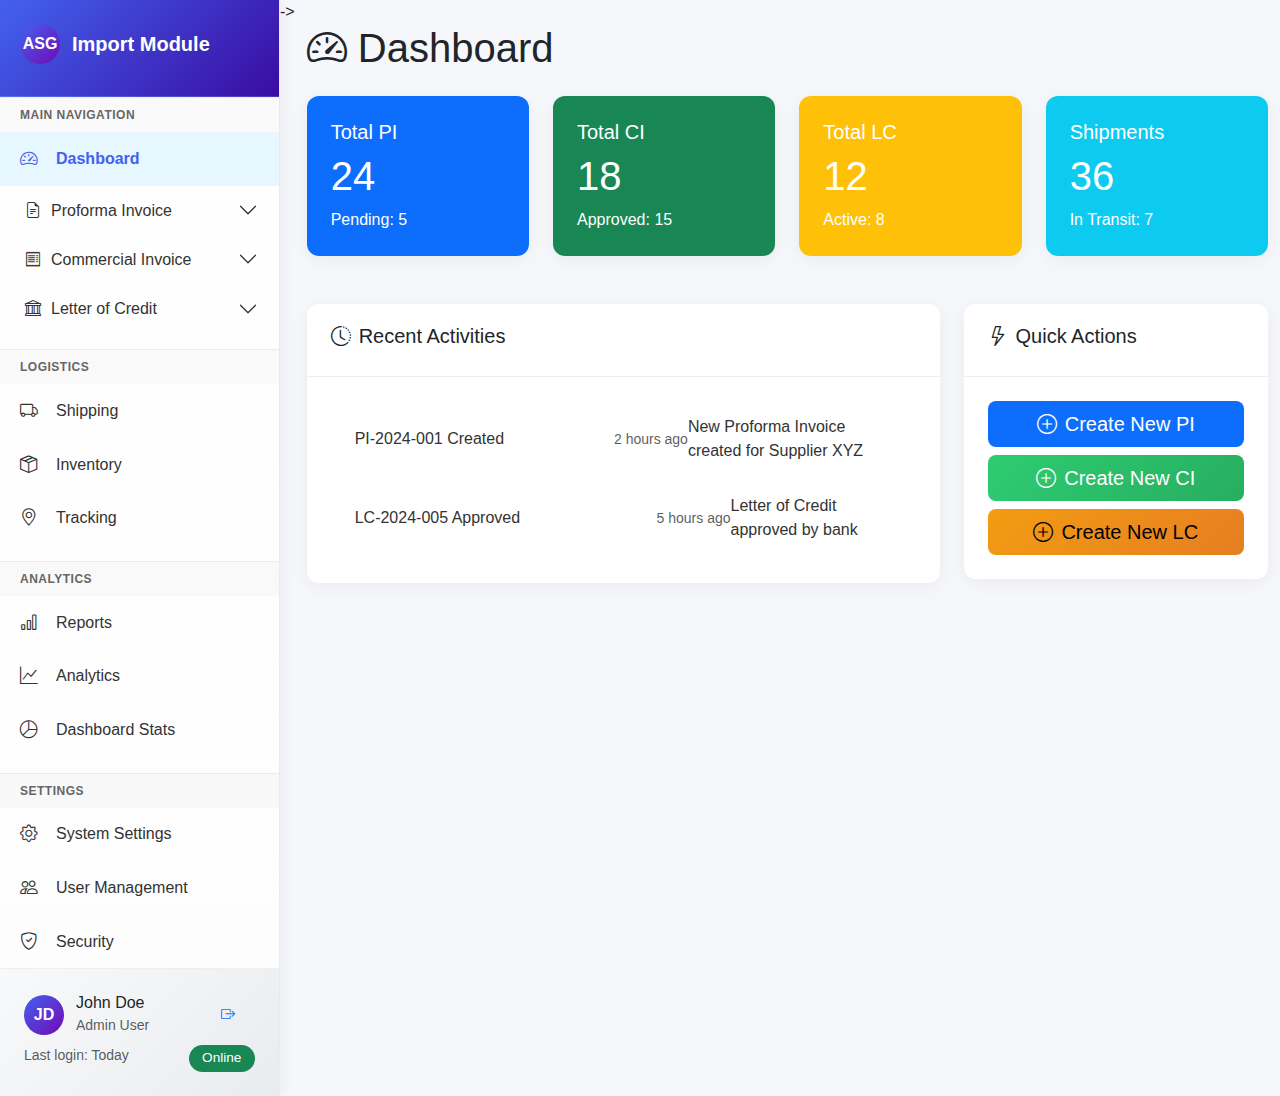
<file: dashboard.html>
<!DOCTYPE html>
<html lang="en">
<head>
    <meta charset="UTF-8">
    <meta name="viewport" content="width=device-width, initial-scale=1.0">
    <title>Dashboard - Commercial Import Module</title>
    <link href="https://cdn.jsdelivr.net/npm/bootstrap@5.3.0-alpha1/dist/css/bootstrap.min.css" rel="stylesheet">
    <link rel="stylesheet" href="https://cdn.jsdelivr.net/npm/bootstrap-icons@1.8.1/font/bootstrap-icons.css">
    <link rel="stylesheet" href="../css/style.css">
</head>
<body>
    <!-- Same structure as index.html but different content area -->
    <div class="d-flex" id="wrapper">
        <!-- Sidebar (same as index.html) -->
       <div class="sidebar-wrapper" id="sidebar-wrapper" style="width: 280px;">
            <div class="sidebar-heading text-white">
                <div class="d-flex align-items-center mb-2">
                    <div class="user-avatar">ASG</div>
                    <div>
                        <h4 class="mb-0">Import Module</h4>
                    </div>
                </div>
            </div>

            <div class="list-group list-group-flush">
                <!-- Main Navigation -->
                <div class="category-label mt-0">MAIN NAVIGATION</div>

                <a href="dashboard.html" class="list-group-item list-group-item-action active">
                    <i class="bi bi-speedometer2"></i>Dashboard
                </a>

                <!-- PI Section -->
                <div class="accordion" id="piAccordion">
                    <div class="accordion-item">
                        <h2 class="accordion-header">
                            <button class="accordion-button collapsed" type="button" data-bs-toggle="collapse"
                                data-bs-target="#piCollapse">
                                <i class="bi bi-file-earmark-text"></i>Proforma Invoice
                            </button>
                        </h2>
                        <div id="piCollapse" class="accordion-collapse collapse" data-bs-parent="#piAccordion">
                            <div class="accordion-body">
                                <a href="pages/pi-create.html" class="list-group-item list-group-item-action">
                                    <i class="bi bi-plus-circle"></i>Create PI
                                </a>
                                <a href="pages/pi-view.html" class="list-group-item list-group-item-action">
                                    <i class="bi bi-list-ul"></i>View All PI
                                </a>
                                <a href="#" class="list-group-item list-group-item-action">
                                    <i class="bi bi-clock-history"></i>Recent PI
                                </a>
                                <a href="#" class="list-group-item list-group-item-action">
                                    <i class="bi bi-file-pdf"></i>PI Templates
                                </a>
                            </div>
                        </div>
                    </div>
                </div>

                <!-- CI Section -->
                <div class="accordion" id="ciAccordion">
                    <div class="accordion-item">
                        <h2 class="accordion-header">
                            <button class="accordion-button collapsed" type="button" data-bs-toggle="collapse"
                                data-bs-target="#ciCollapse">
                                <i class="bi bi-receipt"></i>Commercial Invoice
                            </button>
                        </h2>
                        <div id="ciCollapse" class="accordion-collapse collapse" data-bs-parent="#ciAccordion">
                            <div class="accordion-body">
                                <a href="pages/ci-create.html" class="list-group-item list-group-item-action">
                                    <i class="bi bi-plus-circle"></i>Create CI
                                </a>
                                <a href="pages/ci-view.html" class="list-group-item list-group-item-action">
                                    <i class="bi bi-list-ul"></i>View All CI
                                </a>
                                <a href="#" class="list-group-item list-group-item-action">
                                    <i class="bi bi-currency-exchange"></i>CI Reports
                                </a>
                            </div>
                        </div>
                    </div>
                </div>

                <!-- LC Section -->
                <div class="accordion" id="lcAccordion">
                    <div class="accordion-item">
                        <h2 class="accordion-header">
                            <button class="accordion-button collapsed" type="button" data-bs-toggle="collapse"
                                data-bs-target="#lcCollapse">
                                <i class="bi bi-bank"></i>Letter of Credit
                            </button>
                        </h2>
                        <div id="lcCollapse" class="accordion-collapse collapse" data-bs-parent="#lcAccordion">
                            <div class="accordion-body">
                                <a href="pages/lc-create.html" class="list-group-item list-group-item-action">
                                    <i class="bi bi-plus-circle"></i>Create LC
                                </a>
                                <a href="pages/lc-view.html" class="list-group-item list-group-item-action">
                                    <i class="bi bi-list-ul"></i>View All LC
                                </a>
                                <a href="#" class="list-group-item list-group-item-action">
                                    <i class="bi bi-calendar-check"></i>LC Calendar
                                </a>
                            </div>
                        </div>
                    </div>
                </div>

                <div class="category-label">LOGISTICS</div>

                <a href="#" class="list-group-item list-group-item-action">
                    <i class="bi bi-truck"></i>Shipping
                </a>
                <a href="#" class="list-group-item list-group-item-action">
                    <i class="bi bi-box-seam"></i>Inventory
                </a>
                <a href="#" class="list-group-item list-group-item-action">
                    <i class="bi bi-geo-alt"></i>Tracking
                </a>

                <div class="category-label">ANALYTICS</div>

                <a href="#" class="list-group-item list-group-item-action">
                    <i class="bi bi-bar-chart"></i>Reports
                </a>
                <a href="#" class="list-group-item list-group-item-action">
                    <i class="bi bi-graph-up"></i>Analytics
                </a>
                <a href="#" class="list-group-item list-group-item-action">
                    <i class="bi bi-pie-chart"></i>Dashboard Stats
                </a>

                <div class="category-label">SETTINGS</div>

                <a href="#" class="list-group-item list-group-item-action">
                    <i class="bi bi-gear"></i>System Settings
                </a>
                <a href="#" class="list-group-item list-group-item-action">
                    <i class="bi bi-people"></i>User Management
                </a>
                <a href="#" class="list-group-item list-group-item-action">
                    <i class="bi bi-shield-check"></i>Security
                </a>

                <!-- User Profile Section -->
                <div class="user-profile-sidebar">
                    <div class="d-flex align-items-center">
                        <div class="user-avatar">JD</div>
                        <div>
                            <h6 class="mb-0">John Doe</h6>
                            <small class="text-muted">Admin User</small>
                        </div>
                        <div class="ms-auto">
                            <a href="#" class="btn btn-sm btn-outline-primary">
                                <i class="bi bi-box-arrow-right"></i>
                            </a>
                        </div>
                    </div>
                    <div class="mt-2 d-flex justify-content-between">
                        <small class="text-muted">Last login: Today</small>
                        <span class="badge bg-success">Online</span>
                    </div>
                </div>
            </div>
        </div>->
        
        <!-- Page Content -->
        <div id="page-content-wrapper" style="flex: 1;">
            <!-- Top Navigation (same as index.html) -->
            
            <!-- Main Content -->
            <div class="container-fluid mt-4">
                <h1 class="mb-4"><i class="bi bi-speedometer2"></i> Dashboard</h1>
                
                <!-- Stats Cards -->
                <div class="row">
                    <div class="col-md-3 mb-4">
                        <div class="card text-white bg-primary">
                            <div class="card-body">
                                <h5 class="card-title">Total PI</h5>
                                <h2 class="display-6">24</h2>
                                <p class="card-text">Pending: 5</p>
                            </div>
                        </div>
                    </div>
                    <div class="col-md-3 mb-4">
                        <div class="card text-white bg-success">
                            <div class="card-body">
                                <h5 class="card-title">Total CI</h5>
                                <h2 class="display-6">18</h2>
                                <p class="card-text">Approved: 15</p>
                            </div>
                        </div>
                    </div>
                    <div class="col-md-3 mb-4">
                        <div class="card text-white bg-warning">
                            <div class="card-body">
                                <h5 class="card-title">Total LC</h5>
                                <h2 class="display-6">12</h2>
                                <p class="card-text">Active: 8</p>
                            </div>
                        </div>
                    </div>
                    <div class="col-md-3 mb-4">
                        <div class="card text-white bg-info">
                            <div class="card-body">
                                <h5 class="card-title">Shipments</h5>
                                <h2 class="display-6">36</h2>
                                <p class="card-text">In Transit: 7</p>
                            </div>
                        </div>
                    </div>
                </div>
                
                <!-- Recent Activities -->
                <div class="row">
                    <div class="col-md-8">
                        <div class="card">
                            <div class="card-header">
                                <h5><i class="bi bi-clock-history me-2"></i>Recent Activities</h5>
                            </div>
                            <div class="card-body">
                                <div class="list-group">
                                    <div class="list-group-item">
                                        <div class="d-flex w-100 justify-content-between">
                                            <h6 class="mb-1">PI-2024-001 Created</h6>
                                            <small class="text-muted">2 hours ago</small>
                                        </div>
                                        <p class="mb-1">New Proforma Invoice created for Supplier XYZ</p>
                                    </div>
                                    <div class="list-group-item">
                                        <div class="d-flex w-100 justify-content-between">
                                            <h6 class="mb-1">LC-2024-005 Approved</h6>
                                            <small class="text-muted">5 hours ago</small>
                                        </div>
                                        <p class="mb-1">Letter of Credit approved by bank</p>
                                    </div>
                                </div>
                            </div>
                        </div>
                    </div>
                    
                    <div class="col-md-4">
                        <div class="card">
                            <div class="card-header">
                                <h5><i class="bi bi-lightning me-2"></i>Quick Actions</h5>
                            </div>
                            <div class="card-body">
                                <div class="d-grid gap-2">
                                    <a href="../pages/pi-create.html" class="btn btn-primary btn-lg">
                                        <i class="bi bi-plus-circle me-2"></i>Create New PI
                                    </a>
                                    <a href="../pages/ci-create.html" class="btn btn-success btn-lg">
                                        <i class="bi bi-plus-circle me-2"></i>Create New CI
                                    </a>
                                    <a href="../pages/lc-create.html" class="btn btn-warning btn-lg">
                                        <i class="bi bi-plus-circle me-2"></i>Create New LC
                                    </a>
                                </div>
                            </div>
                        </div>
                    </div>
                </div>
            </div>
            
            <!-- Footer (same as index.html) -->
        </div>
    </div>

    <script src="https://cdn.jsdelivr.net/npm/bootstrap@5.3.0-alpha1/dist/js/bootstrap.bundle.min.js"></script>
    <script src="../js/script.js"></script>
</body>
</html>
</file>
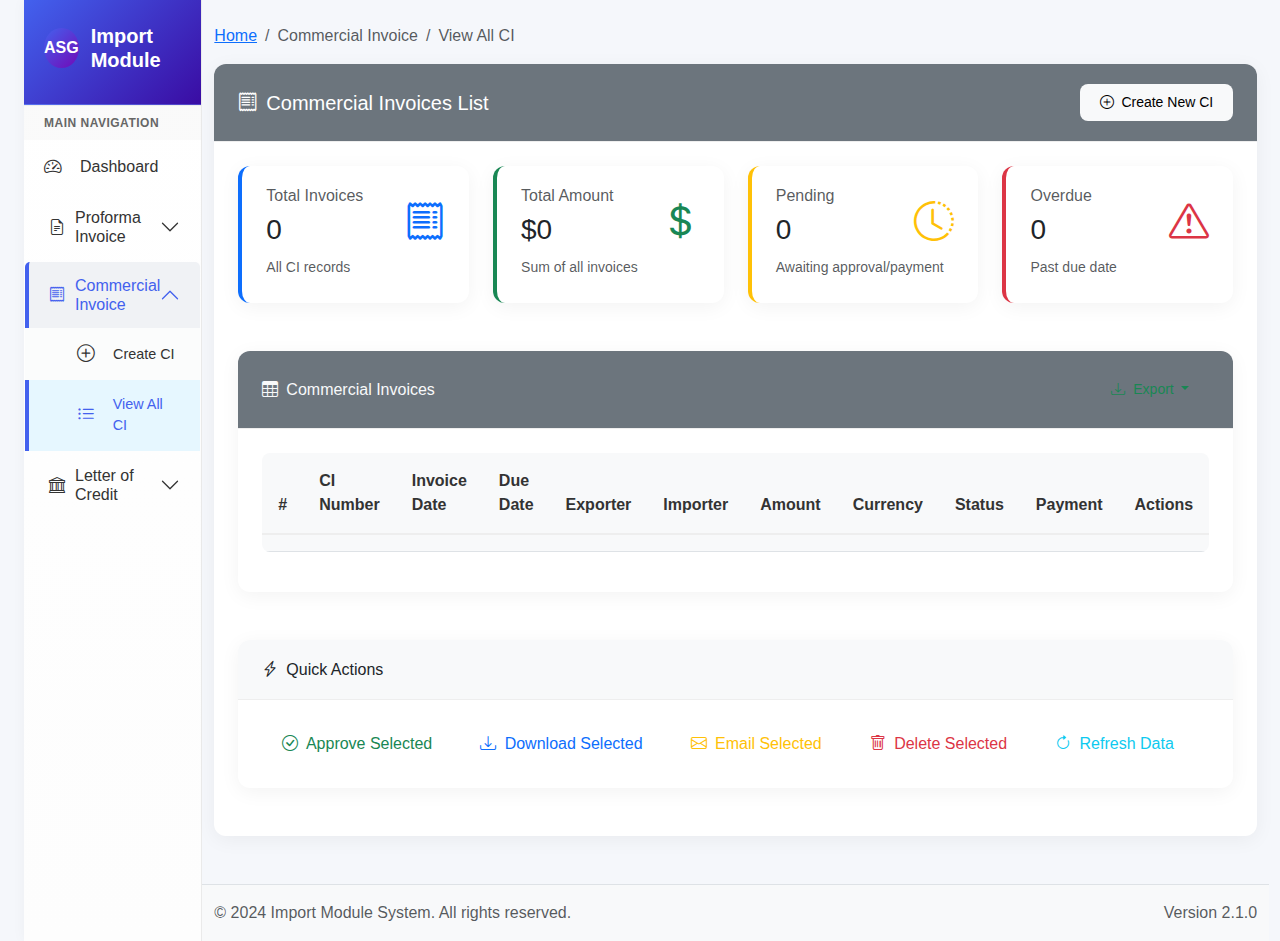
<file: pages/ci-view.html>
<!doctype html>
<html lang="en">
  <head>
    <meta charset="UTF-8" />
    <meta name="viewport" content="width=device-width, initial-scale=1.0" />
    <title>View CI - Commercial Import Module</title>
    <link
      href="https://cdn.jsdelivr.net/npm/bootstrap@5.3.0-alpha1/dist/css/bootstrap.min.css"
      rel="stylesheet"
    />
    <link
      rel="stylesheet"
      href="https://cdn.jsdelivr.net/npm/bootstrap-icons@1.8.1/font/bootstrap-icons.css"
    />
    <link rel="stylesheet" href="../css/style.css" />
    <!-- DataTables CSS -->
    <link rel="stylesheet" href="https://cdn.datatables.net/1.13.4/css/dataTables.bootstrap5.min.css">
    <link rel="stylesheet" href="https://cdn.datatables.net/buttons/2.3.6/css/buttons.bootstrap5.min.css">
    <link rel="stylesheet" href="https://cdn.datatables.net/responsive/2.4.1/css/responsive.bootstrap5.min.css">
  </head>

  <body>
    <div class="d-flex p-4 pt-0 pb-0" id="wrapper">
      <!-- Sidebar (same as ci-create.html) -->
      <div class="sidebar-wrapper" id="sidebar-wrapper" style="width: 280px">
        <div class="sidebar-heading text-white">
          <div class="d-flex align-items-center mb-2">
            <div class="user-avatar">ASG</div>
            <div>
              <h4 class="mb-0">Import Module</h4>
            </div>
          </div>
        </div>

        <div class="list-group list-group-flush">
          <!-- Main Navigation -->
          <div class="category-label mt-0">MAIN NAVIGATION</div>

          <a
            href="../index.html"
            class="list-group-item list-group-item-action"
          >
            <i class="bi bi-speedometer2"></i>Dashboard
          </a>

          <!-- PI Section -->
          <div class="accordion" id="piAccordion">
            <div class="accordion-item">
              <h2 class="accordion-header">
                <button
                  class="accordion-button collapsed"
                  type="button"
                  data-bs-toggle="collapse"
                  data-bs-target="#piCollapse"
                >
                  <i class="bi bi-file-earmark-text"></i>Proforma Invoice
                </button>
              </h2>
              <div
                id="piCollapse"
                class="accordion-collapse collapse"
                data-bs-parent="#piAccordion"
              >
                <div class="accordion-body">
                  <a
                    href="./pi-create.html"
                    class="list-group-item list-group-item-action"
                  >
                    <i class="bi bi-plus-circle"></i>Create PI
                  </a>
                  <a
                    href="./pi-view.html"
                    class="list-group-item list-group-item-action"
                  >
                    <i class="bi bi-list-ul"></i>View All PI
                  </a>
                </div>
              </div>
            </div>
          </div>

          <!-- CI Section -->
          <div class="accordion" id="ciAccordion">
            <div class="accordion-item">
              <h2 class="accordion-header">
                <button
                  class="accordion-button"
                  type="button"
                  data-bs-toggle="collapse"
                  data-bs-target="#ciCollapse"
                >
                  <i class="bi bi-receipt"></i>Commercial Invoice
                </button>
              </h2>
              <div
                id="ciCollapse"
                class="accordion-collapse collapse show"
                data-bs-parent="#ciAccordion"
              >
                <div class="accordion-body">
                  <a
                    href="./cl-create.html"
                    class="list-group-item list-group-item-action"
                  >
                    <i class="bi bi-plus-circle"></i>Create CI
                  </a>
                  <a
                    href="./ci-view.html"
                    class="list-group-item list-group-item-action active"
                  >
                    <i class="bi bi-list-ul"></i>View All CI
                  </a>
                </div>
              </div>
            </div>
          </div>

          <!-- LC Section -->
          <div class="accordion" id="lcAccordion">
            <div class="accordion-item">
              <h2 class="accordion-header">
                <button
                  class="accordion-button collapsed"
                  type="button"
                  data-bs-toggle="collapse"
                  data-bs-target="#lcCollapse"
                >
                  <i class="bi bi-bank"></i>Letter of Credit
                </button>
              </h2>
              <div
                id="lcCollapse"
                class="accordion-collapse collapse"
                data-bs-parent="#lcAccordion"
              >
                <div class="accordion-body">
                  <a
                    href="./lc-create.html"
                    class="list-group-item list-group-item-action"
                  >
                    <i class="bi bi-plus-circle"></i>Create LC
                  </a>
                  <a
                    href="./lc-view.html"
                    class="list-group-item list-group-item-action"
                  >
                    <i class="bi bi-list-ul"></i>View All LC
                  </a>
                </div>
              </div>
            </div>
          </div>
          <!-- User Profile Section -->
        </div>
      </div>

      <!-- Page Content -->
      <div id="page-content-wrapper" style="flex: 1">
        <!-- Main Content -->
        <div class="container mt-4">
          <nav aria-label="breadcrumb">
            <ol class="breadcrumb">
              <li class="breadcrumb-item"><a href="../index.html">Home</a></li>
              <li class="breadcrumb-item active">Commercial Invoice</li>
              <li class="breadcrumb-item active">View All CI</li>
            </ol>
          </nav>

          <div class="row mb-4">
            <div class="col-12">
              <div class="card">
                <div class="card-header bg-secondary text-white d-flex justify-content-between align-items-center">
                  <h5 class="mb-0">
                    <i class="bi bi-receipt me-2"></i>Commercial Invoices List
                  </h5>
                  <div>
                    <a href="./cl-create.html" class="btn btn-light btn-sm">
                      <i class="bi bi-plus-circle me-1"></i> Create New CI
                    </a>
                  </div>
                </div>
                <div class="card-body">
                  <!-- Summary Cards -->
                  <div class="row mb-4">
                    <div class="col-md-3">
                      <div class="card border-primary border-2">
                        <div class="card-body">
                          <div class="d-flex justify-content-between align-items-center">
                            <div>
                              <h6 class="card-subtitle mb-2 text-muted">Total Invoices</h6>
                              <h3 class="card-title" id="totalInvoices">0</h3>
                            </div>
                            <div class="text-primary">
                              <i class="bi bi-receipt display-6"></i>
                            </div>
                          </div>
                          <small class="text-muted">All CI records</small>
                        </div>
                      </div>
                    </div>
                    <div class="col-md-3">
                      <div class="card border-success border-2">
                        <div class="card-body">
                          <div class="d-flex justify-content-between align-items-center">
                            <div>
                              <h6 class="card-subtitle mb-2 text-muted">Total Amount</h6>
                              <h3 class="card-title" id="totalAmount">$0</h3>
                            </div>
                            <div class="text-success">
                              <i class="bi bi-currency-dollar display-6"></i>
                            </div>
                          </div>
                          <small class="text-muted">Sum of all invoices</small>
                        </div>
                      </div>
                    </div>
                    <div class="col-md-3">
                      <div class="card border-warning border-2">
                        <div class="card-body">
                          <div class="d-flex justify-content-between align-items-center">
                            <div>
                              <h6 class="card-subtitle mb-2 text-muted">Pending</h6>
                              <h3 class="card-title" id="pendingInvoices">0</h3>
                            </div>
                            <div class="text-warning">
                              <i class="bi bi-clock-history display-6"></i>
                            </div>
                          </div>
                          <small class="text-muted">Awaiting approval/payment</small>
                        </div>
                      </div>
                    </div>
                    <div class="col-md-3">
                      <div class="card border-danger border-2">
                        <div class="card-body">
                          <div class="d-flex justify-content-between align-items-center">
                            <div>
                              <h6 class="card-subtitle mb-2 text-muted">Overdue</h6>
                              <h3 class="card-title" id="overdueInvoices">0</h3>
                            </div>
                            <div class="text-danger">
                              <i class="bi bi-exclamation-triangle display-6"></i>
                            </div>
                          </div>
                          <small class="text-muted">Past due date</small>
                        </div>
                      </div>
                    </div>
                  </div>

                  <!-- CI List Table -->
                  <div class="row">
                    <div class="col-12">
                      <div class="card">
                        <div class="card-header bg-secondary d-flex justify-content-between align-items-center">
                          <h6 class="mb-0 text-light"><i class="bi bi-table me-2"></i>Commercial Invoices</h6>
                          <div class="dropdown">
                            <button class="btn btn-outline-success btn-sm dropdown-toggle" type="button" data-bs-toggle="dropdown">
                              <i class="bi bi-download me-1"></i> Export
                            </button>
                            <ul class="dropdown-menu">
                              <li><a class="dropdown-item" href="#" id="exportExcel"><i class="bi bi-file-earmark-excel me-2"></i> Excel</a></li>
                              <li><a class="dropdown-item" href="#" id="exportPDF"><i class="bi bi-file-earmark-pdf me-2"></i> PDF</a></li>
                              <li><a class="dropdown-item" href="#" id="exportCSV"><i class="bi bi-filetype-csv me-2"></i> CSV</a></li>
                              <li><a class="dropdown-item" href="#" id="exportPrint"><i class="bi bi-printer me-2"></i> Print</a></li>
                            </ul>
                          </div>
                        </div>
                        <div class="card-body">
                          <div class="table-responsive">
                            <table id="ciTable" class="table table-hover table-striped" style="width:100%">
                              <thead class="table-light">
                                <tr>
                                  <th width="50">#</th>
                                  <th>CI Number</th>
                                  <th>Invoice Date</th>
                                  <th>Due Date</th>
                                  <th>Exporter</th>
                                  <th>Importer</th>
                                  <th>Amount</th>
                                  <th>Currency</th>
                                  <th>Status</th>
                                  <th>Payment</th>
                                  <th width="120">Actions</th>
                                </tr>
                              </thead>
                              <tbody>
                                <!-- Data will be populated by JavaScript -->
                              </tbody>
                              <tfoot>
                                <tr>
                                  <th></th>
                                  <th></th>
                                  <th></th>
                                  <th></th>
                                  <th></th>
                                  <th></th>
                                  <th></th>
                                  <th></th>
                                  <th></th>
                                  <th></th>
                                  <th></th>
                                </tr>
                              </tfoot>
                            </table>
                          </div>
                        </div>
                      </div>
                    </div>
                  </div>

                  <!-- Quick Actions -->
                  <div class="row mt-4">
                    <div class="col-12">
                      <div class="card">
                        <div class="card-header bg-light">
                          <h6 class="mb-0"><i class="bi bi-lightning-charge me-2"></i>Quick Actions</h6>
                        </div>
                        <div class="card-body">
                          <div class="d-flex flex-wrap gap-2">
                            <button class="btn btn-outline-success" id="bulkApprove">
                              <i class="bi bi-check-circle me-1"></i> Approve Selected
                            </button>
                            <button class="btn btn-outline-primary" id="bulkDownload">
                              <i class="bi bi-download me-1"></i> Download Selected
                            </button>
                            <button class="btn btn-outline-warning" id="bulkEmail">
                              <i class="bi bi-envelope me-1"></i> Email Selected
                            </button>
                            <button class="btn btn-outline-danger" id="bulkDelete">
                              <i class="bi bi-trash me-1"></i> Delete Selected
                            </button>
                            <button class="btn btn-outline-info" id="refreshData">
                              <i class="bi bi-arrow-clockwise me-1"></i> Refresh Data
                            </button>
                          </div>
                        </div>
                      </div>
                    </div>
                  </div>
                </div>
              </div>
            </div>
          </div>
        </div>

        <!-- Footer (same as other pages) -->
        <footer class="footer mt-auto py-3 bg-light border-top">
          <div class="container-fluid">
            <div class="row">
              <div class="col-md-6">
                <span class="text-muted"
                  >© 2024 Import Module System. All rights reserved.</span
                >
              </div>
              <div class="col-md-6 text-end">
                <span class="text-muted">Version 2.1.0</span>
              </div>
            </div>
          </div>
        </footer>
      </div>
    </div>

    <!-- View CI Modal -->
    <div class="modal fade" id="viewCIModal" tabindex="-1" aria-hidden="true">
      <div class="modal-dialog modal-xl">
        <div class="modal-content">
          <div class="modal-header bg-success text-white">
            <h5 class="modal-title"><i class="bi bi-receipt me-2"></i>Commercial Invoice Details</h5>
            <button type="button" class="btn-close btn-close-white" data-bs-dismiss="modal"></button>
          </div>
          <div class="modal-body" id="ciDetails">
            <!-- Details will be loaded here -->
          </div>
          <div class="modal-footer">
            <button type="button" class="btn btn-secondary" data-bs-dismiss="modal">Close</button>
            <button type="button" class="btn btn-success" id="printCI"><i class="bi bi-printer me-1"></i> Print</button>
            <button type="button" class="btn btn-primary" id="downloadCI"><i class="bi bi-download me-1"></i> Download PDF</button>
          </div>
        </div>
      </div>
    </div>

    <!-- Delete Confirmation Modal -->
    <div class="modal fade" id="deleteModal" tabindex="-1" aria-hidden="true">
      <div class="modal-dialog">
        <div class="modal-content">
          <div class="modal-header bg-danger text-white">
            <h5 class="modal-title"><i class="bi bi-exclamation-triangle me-2"></i>Confirm Delete</h5>
            <button type="button" class="btn-close btn-close-white" data-bs-dismiss="modal"></button>
          </div>
          <div class="modal-body">
            <p>Are you sure you want to delete this Commercial Invoice? This action cannot be undone.</p>
            <p class="text-danger"><strong>Warning:</strong> Deleting this invoice will remove all associated data.</p>
          </div>
          <div class="modal-footer">
            <button type="button" class="btn btn-secondary" data-bs-dismiss="modal">Cancel</button>
            <button type="button" class="btn btn-danger" id="confirmDelete">Delete</button>
          </div>
        </div>
      </div>
    </div>

    <script src="https://cdn.jsdelivr.net/npm/bootstrap@5.3.0-alpha1/dist/js/bootstrap.bundle.min.js"></script>
    <!-- DataTables JS -->
    <script src="https://code.jquery.com/jquery-3.6.0.min.js"></script>
    <script src="https://cdn.datatables.net/1.13.4/js/jquery.dataTables.min.js"></script>
    <script src="https://cdn.datatables.net/1.13.4/js/dataTables.bootstrap5.min.js"></script>
    <script src="https://cdn.datatables.net/buttons/2.3.6/js/dataTables.buttons.min.js"></script>
    <script src="https://cdn.datatables.net/buttons/2.3.6/js/buttons.bootstrap5.min.js"></script>
    <script src="https://cdn.datatables.net/buttons/2.3.6/js/buttons.html5.min.js"></script>
    <script src="https://cdn.datatables.net/buttons/2.3.6/js/buttons.print.min.js"></script>
    <script src="https://cdn.datatables.net/responsive/2.4.1/js/dataTables.responsive.min.js"></script>
    <script src="https://cdn.datatables.net/responsive/2.4.1/js/responsive.bootstrap5.min.js"></script>

    <style>
      /* Custom styles for CI list page */
      .card-header {
          /* background: linear-gradient(135deg, #198754 0%, #157347 100%); */
      }
      
      .card.border-primary {
          border-left: 4px solid #0d6efd !important;
      }
      
      .card.border-success {
          border-left: 4px solid #198754 !important;
      }
      
      .card.border-warning {
          border-left: 4px solid #ffc107 !important;
      }
      
      .card.border-danger {
          border-left: 4px solid #dc3545 !important;
      }
      
      .table th {
          font-weight: 600;
          background-color: #f8f9fa;
      }
      
      .dataTables_wrapper .dataTables_filter input {
          border: 1px solid #dee2e6;
          border-radius: 0.375rem;
          padding: 0.375rem 0.75rem;
      }
      
      .dataTables_wrapper .dataTables_length select {
          border: 1px solid #dee2e6;
          border-radius: 0.375rem;
          padding: 0.375rem 2rem 0.375rem 0.75rem;
      }
      
      /* Status badges */
      .badge-status {
          padding: 0.25rem 0.5rem;
          font-size: 0.75rem;
          font-weight: 500;
          border-radius: 0.25rem;
      }
      
      .badge-draft {
          background-color: #6c757d;
          color: white;
      }
      
      .badge-pending {
          background-color: #ffc107;
          color: #212529;
      }
      
      .badge-approved {
          background-color: #198754;
          color: white;
      }
      
      .badge-submitted {
          background-color: #0dcaf0;
          color: #212529;
      }
      
      .badge-paid {
          background-color: #198754;
          color: white;
      }
      
      .badge-overdue {
          background-color: #dc3545;
          color: white;
      }
      
      .badge-cancelled {
          background-color: #6c757d;
          color: white;
      }
      
      /* Action buttons */
      .action-buttons .btn {
          padding: 0.25rem 0.5rem;
          font-size: 0.875rem;
      }
      
      /* Hover effects */
      .table-hover tbody tr:hover {
          background-color: rgba(25, 135, 84, 0.05);
      }
      
      /* DataTables custom styling */
      .dataTables_wrapper .dataTables_paginate .paginate_button {
          border-radius: 0.375rem;
          margin: 0 2px;
      }
      
      .dataTables_wrapper .dataTables_paginate .paginate_button.current {
          background: #198754 !important;
          border-color: #198754 !important;
          color: white !important;
      }
      
      .dataTables_wrapper .dataTables_paginate .paginate_button:hover {
          background: #157347 !important;
          border-color: #157347 !important;
          color: white !important;
      }
      
      /* Responsive adjustments */
      @media (max-width: 768px) {
          .card-body {
              padding: 1rem;
          }
          
          .btn {
              margin-bottom: 0.5rem;
          }
          
          .d-flex.flex-wrap {
              gap: 0.5rem !important;
          }
          
          .modal-dialog {
              margin: 0.5rem;
          }
      }
      
      /* Selected row styling */
      .selected {
          background-color: rgba(25, 135, 84, 0.1) !important;
      }
      
      /* Animation */
      @keyframes fadeIn {
          from { opacity: 0; transform: translateY(-10px); }
          to { opacity: 1; transform: translateY(0); }
      }
      
      .fade-in {
          animation: fadeIn 0.3s ease-in;
      }
      
      /* Export button styling */
      .dropdown-item:hover {
          background-color: #198754;
          color: white;
      }
    </style>

    <script>
      // Sample CI data
      const sampleCIData = [
        {
          id: 1,
          ciNumber: 'CI-2024-001',
          invoiceDate: '2024-01-15',
          dueDate: '2024-02-14',
          exporter: 'Global Tech Inc.',
          importer: 'ABC Trading Company',
          amount: 125000.50,
          currency: 'USD',
          status: 'paid',
          paymentTerms: 'NET30',
          poNumber: 'PO-2024-001',
          lcReference: 'LC-2024-001',
          incoterms: 'CIF',
          portLoading: 'Shanghai Port',
          portDischarge: 'Mumbai Port',
          createdAt: '2024-01-14',
          updatedAt: '2024-02-01',
          createdBy: 'John Doe'
        },
        {
          id: 2,
          ciNumber: 'CI-2024-002',
          invoiceDate: '2024-01-20',
          dueDate: '2024-03-20',
          exporter: 'Euro Suppliers Ltd',
          importer: 'XYZ Importers Ltd',
          amount: 85000.75,
          currency: 'EUR',
          status: 'approved',
          paymentTerms: 'NET60',
          poNumber: 'PO-2024-002',
          lcReference: 'LC-2024-002',
          incoterms: 'FOB',
          portLoading: 'Hamburg Port',
          portDischarge: 'London Port',
          createdAt: '2024-01-19',
          updatedAt: '2024-01-25',
          createdBy: 'Jane Smith'
        },
        {
          id: 3,
          ciNumber: 'CI-2024-003',
          invoiceDate: '2024-02-01',
          dueDate: '2024-03-02',
          exporter: 'Asia Imports Co.',
          importer: 'Global Trade Solutions',
          amount: 45000.00,
          currency: 'USD',
          status: 'pending',
          paymentTerms: 'IMMEDIATE',
          poNumber: 'PO-2024-003',
          lcReference: '',
          incoterms: 'EXW',
          portLoading: 'Shanghai Port',
          portDischarge: 'Dubai Port',
          createdAt: '2024-01-31',
          updatedAt: '2024-01-31',
          createdBy: 'Mike Johnson'
        },
        {
          id: 4,
          ciNumber: 'CI-2024-004',
          invoiceDate: '2024-02-10',
          dueDate: '2024-02-25',
          exporter: 'Ocean Trading Ltd',
          importer: 'International Merchants',
          amount: 150000.25,
          currency: 'GBP',
          status: 'overdue',
          paymentTerms: 'NET30',
          poNumber: 'PO-2024-004',
          lcReference: 'LC-2024-003',
          incoterms: 'CIF',
          portLoading: 'Singapore Port',
          portDischarge: 'New York Port',
          createdAt: '2024-02-09',
          updatedAt: '2024-02-09',
          createdBy: 'Sarah Wilson'
        },
        {
          id: 5,
          ciNumber: 'CI-2024-005',
          invoiceDate: '2024-02-15',
          dueDate: '2024-03-15',
          exporter: 'Global Tech Inc.',
          importer: 'ABC Trading Company',
          amount: 75000.00,
          currency: 'USD',
          status: 'draft',
          paymentTerms: 'NET30',
          poNumber: 'PO-2024-005',
          lcReference: '',
          incoterms: 'DDP',
          portLoading: 'Los Angeles Port',
          portDischarge: 'Tokyo Port',
          createdAt: '2024-02-14',
          updatedAt: '2024-02-14',
          createdBy: 'John Doe'
        },
        {
          id: 6,
          ciNumber: 'CI-2024-006',
          invoiceDate: '2024-02-20',
          dueDate: '2024-04-20',
          exporter: 'Euro Suppliers Ltd',
          importer: 'XYZ Importers Ltd',
          amount: 95000.50,
          currency: 'EUR',
          status: 'submitted',
          paymentTerms: 'NET60',
          poNumber: 'PO-2024-006',
          lcReference: 'LC-2024-004',
          incoterms: 'CIF',
          portLoading: 'Rotterdam Port',
          portDischarge: 'Singapore Port',
          createdAt: '2024-02-19',
          updatedAt: '2024-02-21',
          createdBy: 'Jane Smith'
        },
        {
          id: 7,
          ciNumber: 'CI-2024-007',
          invoiceDate: '2024-03-01',
          dueDate: '2024-03-31',
          exporter: 'Asia Imports Co.',
          importer: 'Global Trade Solutions',
          amount: 35000.75,
          currency: 'USD',
          status: 'approved',
          paymentTerms: 'IMMEDIATE',
          poNumber: 'PO-2024-007',
          lcReference: '',
          incoterms: 'FOB',
          portLoading: 'Guangzhou Port',
          portDischarge: 'Jeddah Port',
          createdAt: '2024-02-28',
          updatedAt: '2024-03-05',
          createdBy: 'Mike Johnson'
        },
        {
          id: 8,
          ciNumber: 'CI-2024-008',
          invoiceDate: '2024-03-05',
          dueDate: '2024-04-04',
          exporter: 'Ocean Trading Ltd',
          importer: 'International Merchants',
          amount: 180000.00,
          currency: 'GBP',
          status: 'pending',
          paymentTerms: 'NET30',
          poNumber: 'PO-2024-008',
          lcReference: 'LC-2024-005',
          incoterms: 'CIF',
          portLoading: 'Hong Kong Port',
          portDischarge: 'Rotterdam Port',
          createdAt: '2024-03-04',
          updatedAt: '2024-03-04',
          createdBy: 'Sarah Wilson'
        },
        {
          id: 9,
          ciNumber: 'CI-2024-009',
          invoiceDate: '2024-03-10',
          dueDate: '2024-04-09',
          exporter: 'Global Tech Inc.',
          importer: 'ABC Trading Company',
          amount: 62000.25,
          currency: 'USD',
          status: 'cancelled',
          paymentTerms: 'NET30',
          poNumber: 'PO-2024-009',
          lcReference: '',
          incoterms: 'EXW',
          portLoading: 'Seattle Port',
          portDischarge: 'Sydney Port',
          createdAt: '2024-03-09',
          updatedAt: '2024-03-12',
          createdBy: 'John Doe'
        },
        {
          id: 10,
          ciNumber: 'CI-2024-010',
          invoiceDate: '2024-03-15',
          dueDate: '2024-05-14',
          exporter: 'Euro Suppliers Ltd',
          importer: 'XYZ Importers Ltd',
          amount: 110000.00,
          currency: 'EUR',
          status: 'paid',
          paymentTerms: 'NET60',
          poNumber: 'PO-2024-010',
          lcReference: 'LC-2024-006',
          incoterms: 'DDP',
          portLoading: 'Antwerp Port',
          portDischarge: 'Mumbai Port',
          createdAt: '2024-03-14',
          updatedAt: '2024-04-15',
          createdBy: 'Jane Smith'
        }
      ];

      // Variables
      let ciTable;
      let selectedCIs = new Set();
      let currentDeleteId = null;

      // Initialize page
      document.addEventListener('DOMContentLoaded', function() {
        initializeDataTable();
        initializeEventListeners();
        updateSummaryCards();
        
        // Set custom date range visibility
        document.getElementById('filterDate').addEventListener('change', function() {
          const customRangeDiv = document.getElementById('customDateRange');
          customRangeDiv.style.display = this.value === 'custom' ? 'block' : 'none';
        });
      });

      // Initialize DataTable
      function initializeDataTable() {
        ciTable = $('#ciTable').DataTable({
          data: sampleCIData,
          columns: [
            {
              data: 'id',
              render: function(data, type, row) {
                return `<div class="form-check">
                  <input class="form-check-input ci-checkbox" type="checkbox" value="${data}">
                </div>`;
              },
              orderable: false
            },
            { 
              data: 'ciNumber',
              render: function(data, type, row) {
                return `<a href="#" class="text-decoration-none view-ci" data-id="${row.id}">
                  <strong>${data}</strong>
                </a>`;
              }
            },
            { 
              data: 'invoiceDate',
              render: function(data) {
                return new Date(data).toLocaleDateString('en-US', {
                  year: 'numeric',
                  month: 'short',
                  day: 'numeric'
                });
              }
            },
            { 
              data: 'dueDate',
              render: function(data) {
                const dueDate = new Date(data);
                const today = new Date();
                const diffTime = dueDate - today;
                const diffDays = Math.ceil(diffTime / (1000 * 60 * 60 * 24));
                
                let badge = '';
                if (diffDays < 0) {
                  badge = '<span class="badge bg-danger ms-1">Overdue</span>';
                } else if (diffDays <= 7) {
                  badge = '<span class="badge bg-warning ms-1">Due Soon</span>';
                }
                
                return new Date(data).toLocaleDateString('en-US', {
                  year: 'numeric',
                  month: 'short',
                  day: 'numeric'
                }) + badge;
              }
            },
            { data: 'exporter' },
            { data: 'importer' },
            { 
              data: 'amount',
              render: function(data, type, row) {
                const symbol = row.currency === 'USD' ? '$' : 
                             row.currency === 'EUR' ? '€' : 
                             row.currency === 'GBP' ? '£' : '¥';
                return `<strong>${symbol}${data.toLocaleString('en-US', {
                  minimumFractionDigits: 2,
                  maximumFractionDigits: 2
                })}</strong>`;
              }
            },
            { 
              data: 'currency',
              render: function(data) {
                const symbols = {
                  'USD': '$ (USD)',
                  'EUR': '€ (EUR)',
                  'GBP': '£ (GBP)',
                  'JPY': '¥ (JPY)'
                };
                return symbols[data] || data;
              }
            },
            { 
              data: 'status',
              render: function(data) {
                const statusMap = {
                  'draft': { class: 'badge-draft', text: 'Draft' },
                  'pending': { class: 'badge-pending', text: 'Pending' },
                  'approved': { class: 'badge-approved', text: 'Approved' },
                  'submitted': { class: 'badge-submitted', text: 'Submitted' },
                  'paid': { class: 'badge-paid', text: 'Paid' },
                  'overdue': { class: 'badge-overdue', text: 'Overdue' },
                  'cancelled': { class: 'badge-cancelled', text: 'Cancelled' }
                };
                const status = statusMap[data] || { class: 'badge-secondary', text: data };
                return `<span class="badge-status ${status.class}">${status.text}</span>`;
              }
            },
            { 
              data: 'paymentTerms',
              render: function(data) {
                const termsMap = {
                  'NET30': 'Net 30 Days',
                  'NET60': 'Net 60 Days',
                  'NET90': 'Net 90 Days',
                  'IMMEDIATE': 'Immediate'
                };
                return termsMap[data] || data;
              }
            },
            {
              data: 'id',
              render: function(data, type, row) {
                return `
                  <div class="d-flex gap-1 action-buttons">
                    <button class="btn btn-sm btn-outline-success view-ci" data-id="${data}" title="View">
                      <i class="bi bi-eye"></i>
                    </button>
                    <button class="btn btn-sm btn-outline-primary edit-ci" data-id="${data}" title="Edit">
                      <i class="bi bi-pencil"></i>
                    </button>
                    <button class="btn btn-sm btn-outline-info copy-ci" data-id="${data}" title="Copy">
                      <i class="bi bi-copy"></i>
                    </button>
                    <button class="btn btn-sm btn-outline-danger delete-ci" data-id="${data}" title="Delete">
                      <i class="bi bi-trash"></i>
                    </button>
                  </div>
                `;
              },
              orderable: false
            }
          ],
          order: [[1, 'desc']], // Sort by CI Number descending
          pageLength: 10,
          responsive: true,
          dom: '<"row"<"col-sm-12 col-md-6"l><"col-sm-12 col-md-6"f>>' +
               '<"row"<"col-sm-12"tr>>' +
               '<"row"<"col-sm-12 col-md-5"i><"col-sm-12 col-md-7"p>>',
          language: {
            search: 'Search:',
            lengthMenu: 'Show _MENU_ entries',
            info: 'Showing _START_ to _END_ of _TOTAL_ entries',
            paginate: {
              first: 'First',
              last: 'Last',
              next: 'Next',
              previous: 'Previous'
            }
          }
        });

        // Add row click handler for checkboxes
        $('#ciTable tbody').on('click', 'tr', function(e) {
          // Don't trigger row click if clicking on checkbox or action buttons
          if (e.target.type === 'checkbox' || 
              e.target.closest('button') || 
              e.target.closest('a')) {
            return;
          }
          
          const checkbox = $(this).find('.ci-checkbox');
          const ciId = checkbox.val();
          
          if (checkbox.is(':checked')) {
            checkbox.prop('checked', false);
            selectedCIs.delete(ciId);
            $(this).removeClass('selected');
          } else {
            checkbox.prop('checked', true);
            selectedCIs.add(ciId);
            $(this).addClass('selected');
          }
        });
      }

      // Initialize event listeners
      function initializeEventListeners() {
        // View CI button
        $(document).on('click', '.view-ci', function(e) {
          e.preventDefault();
          const ciId = $(this).data('id');
          viewCI(ciId);
        });

        // Edit CI button
        $(document).on('click', '.edit-ci', function(e) {
          e.preventDefault();
          const ciId = $(this).data('id');
          editCI(ciId);
        });

        // Copy CI button
        $(document).on('click', '.copy-ci', function(e) {
          e.preventDefault();
          const ciId = $(this).data('id');
          copyCI(ciId);
        });

        // Delete CI button
        $(document).on('click', '.delete-ci', function(e) {
          e.preventDefault();
          const ciId = $(this).data('id');
          confirmDelete(ciId);
        });

        // Checkbox change
        $(document).on('change', '.ci-checkbox', function() {
          const ciId = $(this).val();
          const row = $(this).closest('tr');
          
          if ($(this).is(':checked')) {
            selectedCIs.add(ciId);
            row.addClass('selected');
          } else {
            selectedCIs.delete(ciId);
            row.removeClass('selected');
          }
        });

        // Apply filters
        document.getElementById('applyFilters').addEventListener('click', applyFilters);
        
        // Reset filters
        document.getElementById('resetFilters').addEventListener('click', resetFilters);
        
        // Bulk actions
        document.getElementById('bulkApprove').addEventListener('click', bulkApprove);
        document.getElementById('bulkDownload').addEventListener('click', bulkDownload);
        document.getElementById('bulkEmail').addEventListener('click', bulkEmail);
        document.getElementById('bulkDelete').addEventListener('click', bulkDelete);
        document.getElementById('refreshData').addEventListener('click', refreshData);
        
        // Export buttons
        document.getElementById('exportExcel').addEventListener('click', () => exportData('excel'));
        document.getElementById('exportPDF').addEventListener('click', () => exportData('pdf'));
        document.getElementById('exportCSV').addEventListener('click', () => exportData('csv'));
        document.getElementById('exportPrint').addEventListener('click', () => exportData('print'));
        
        // Modal buttons
        document.getElementById('confirmDelete').addEventListener('click', deleteCI);
        document.getElementById('printCI').addEventListener('click', printCI);
        document.getElementById('downloadCI').addEventListener('click', downloadCI);
      }

      // View CI details
      function viewCI(ciId) {
        const ci = sampleCIData.find(item => item.id == ciId);
        if (!ci) return;
        
        const modal = document.getElementById('ciDetails');
        modal.innerHTML = `
          <div class="row">
            <div class="col-md-12">
              <div class="card mb-3">
                <div class="card-header bg-light">
                  <h6 class="mb-0"><i class="bi bi-info-circle me-2"></i>Basic Information</h6>
                </div>
                <div class="card-body">
                  <div class="row">
                    <div class="col-md-3">
                      <label class="form-label text-muted">CI Number</label>
                      <p class="fw-bold">${ci.ciNumber}</p>
                    </div>
                    <div class="col-md-3">
                      <label class="form-label text-muted">Invoice Date</label>
                      <p class="fw-bold">${new Date(ci.invoiceDate).toLocaleDateString('en-US', { 
                        year: 'numeric', 
                        month: 'long', 
                        day: 'numeric' 
                      })}</p>
                    </div>
                    <div class="col-md-3">
                      <label class="form-label text-muted">Due Date</label>
                      <p class="fw-bold">${new Date(ci.dueDate).toLocaleDateString('en-US', { 
                        year: 'numeric', 
                        month: 'long', 
                        day: 'numeric' 
                      })}</p>
                    </div>
                    <div class="col-md-3">
                      <label class="form-label text-muted">Status</label>
                      <p>
                        <span class="badge-status badge-${ci.status}">
                          ${ci.status.charAt(0).toUpperCase() + ci.status.slice(1)}
                        </span>
                      </p>
                    </div>
                    <div class="col-md-3">
                      <label class="form-label text-muted">PO Number</label>
                      <p class="fw-bold">${ci.poNumber}</p>
                    </div>
                    <div class="col-md-3">
                      <label class="form-label text-muted">LC Reference</label>
                      <p class="fw-bold">${ci.lcReference || 'N/A'}</p>
                    </div>
                    <div class="col-md-3">
                      <label class="form-label text-muted">Payment Terms</label>
                      <p class="fw-bold">
                        ${ci.paymentTerms === 'NET30' ? 'Net 30 Days' : 
                          ci.paymentTerms === 'NET60' ? 'Net 60 Days' : 
                          ci.paymentTerms === 'NET90' ? 'Net 90 Days' : 
                          'Immediate Payment'}
                      </p>
                    </div>
                    <div class="col-md-3">
                      <label class="form-label text-muted">Incoterms</label>
                      <p class="fw-bold">${ci.incoterms}</p>
                    </div>
                  </div>
                </div>
              </div>
              
              <div class="row">
                <div class="col-md-6">
                  <div class="card mb-3">
                    <div class="card-header bg-light">
                      <h6 class="mb-0"><i class="bi bi-person-badge me-2"></i>Exporter Details</h6>
                    </div>
                    <div class="card-body">
                      <p class="fw-bold mb-1">${ci.exporter}</p>
                      <p class="text-muted mb-0">
                        <i class="bi bi-geo-alt me-1"></i> ${ci.portLoading}
                      </p>
                      <p class="text-muted mb-0">
                        <i class="bi bi-calendar me-1"></i> Created: ${new Date(ci.createdAt).toLocaleDateString()}
                      </p>
                    </div>
                  </div>
                </div>
                <div class="col-md-6">
                  <div class="card mb-3">
                    <div class="card-header bg-light">
                      <h6 class="mb-0"><i class="bi bi-building me-2"></i>Importer Details</h6>
                    </div>
                    <div class="card-body">
                      <p class="fw-bold mb-1">${ci.importer}</p>
                      <p class="text-muted mb-0">
                        <i class="bi bi-geo-alt me-1"></i> ${ci.portDischarge}
                      </p>
                      <p class="text-muted mb-0">
                        <i class="bi bi-person me-1"></i> Created by: ${ci.createdBy}
                      </p>
                    </div>
                  </div>
                </div>
              </div>
              
              <div class="card mb-3">
                <div class="card-header bg-light">
                  <h6 class="mb-0"><i class="bi bi-currency-dollar me-2"></i>Financial Information</h6>
                </div>
                <div class="card-body">
                  <div class="row">
                    <div class="col-md-3">
                      <label class="form-label text-muted">Invoice Amount</label>
                      <p class="fw-bold fs-4">
                        ${ci.currency === 'USD' ? '$' : 
                          ci.currency === 'EUR' ? '€' : 
                          ci.currency === 'GBP' ? '£' : '¥'}
                        ${ci.amount.toLocaleString('en-US', {
                          minimumFractionDigits: 2,
                          maximumFractionDigits: 2
                        })}
                      </p>
                    </div>
                    <div class="col-md-3">
                      <label class="form-label text-muted">Currency</label>
                      <p class="fw-bold">${ci.currency}</p>
                    </div>
                    <div class="col-md-3">
                      <label class="form-label text-muted">Created On</label>
                      <p class="fw-bold">${new Date(ci.createdAt).toLocaleDateString()}</p>
                    </div>
                    <div class="col-md-3">
                      <label class="form-label text-muted">Last Updated</label>
                      <p class="fw-bold">${new Date(ci.updatedAt).toLocaleDateString()}</p>
                    </div>
                  </div>
                </div>
              </div>
              
              <div class="card">
                <div class="card-header bg-light">
                  <h6 class="mb-0"><i class="bi bi-truck me-2"></i>Shipment Details</h6>
                </div>
                <div class="card-body">
                  <div class="row">
                    <div class="col-md-4">
                      <label class="form-label text-muted">Port of Loading</label>
                      <p class="fw-bold">${ci.portLoading}</p>
                    </div>
                    <div class="col-md-4">
                      <label class="form-label text-muted">Port of Discharge</label>
                      <p class="fw-bold">${ci.portDischarge}</p>
                    </div>
                    <div class="col-md-4">
                      <label class="form-label text-muted">Incoterms</label>
                      <p class="fw-bold">${ci.incoterms}</p>
                    </div>
                  </div>
                </div>
              </div>
            </div>
          </div>
        `;
        
        const viewModal = new bootstrap.Modal(document.getElementById('viewCIModal'));
        viewModal.show();
      }

      // Edit CI
      function editCI(ciId) {
        // In a real application, this would redirect to edit page
        window.location.href = `ci-create.html?edit=${ciId}`;
      }

      // Copy CI
      function copyCI(ciId) {
        const ci = sampleCIData.find(item => item.id == ciId);
        if (!ci) return;
        
        showAlert(`Copying CI ${ci.ciNumber}...`, 'info');
        
        // Simulate copy action
        setTimeout(() => {
          showAlert(`CI ${ci.ciNumber} copied successfully. You can now create a new invoice based on this template.`, 'success');
        }, 1000);
      }

      // Confirm delete
      function confirmDelete(ciId) {
        currentDeleteId = ciId;
        const deleteModal = new bootstrap.Modal(document.getElementById('deleteModal'));
        deleteModal.show();
      }

      // Delete CI
      function deleteCI() {
        if (!currentDeleteId) return;
        
        // In a real application, this would make an API call
        console.log('Deleting CI:', currentDeleteId);
        
        // Simulate delete
        setTimeout(() => {
          showAlert(`Commercial Invoice deleted successfully!`, 'success');
          const deleteModal = bootstrap.Modal.getInstance(document.getElementById('deleteModal'));
          deleteModal.hide();
          
          // Remove from UI
          const rowIndex = sampleCIData.findIndex(item => item.id == currentDeleteId);
          if (rowIndex !== -1) {
            sampleCIData.splice(rowIndex, 1);
            ciTable.clear().rows.add(sampleCIData).draw();
            updateSummaryCards();
          }
          
          currentDeleteId = null;
        }, 1000);
      }

      // Apply filters
      function applyFilters() {
        const status = document.getElementById('filterStatus').value;
        const dateFilter = document.getElementById('filterDate').value;
        const exporter = document.getElementById('filterExporter').value;
        const importer = document.getElementById('filterImporter').value;
        const amount = document.getElementById('filterAmount').value;
        const currency = document.getElementById('filterCurrency').value;
        const payment = document.getElementById('filterPayment').value;
        
        let filteredData = [...sampleCIData];
        
        // Apply status filter
        if (status) {
          filteredData = filteredData.filter(item => item.status === status);
        }
        
        // Apply date filter
        if (dateFilter) {
          const today = new Date();
          const startOfWeek = new Date(today);
          startOfWeek.setDate(today.getDate() - today.getDay());
          const startOfMonth = new Date(today.getFullYear(), today.getMonth(), 1);
          const startOfQuarter = new Date(today.getFullYear(), Math.floor(today.getMonth() / 3) * 3, 1);
          const startOfYear = new Date(today.getFullYear(), 0, 1);
          
          filteredData = filteredData.filter(item => {
            const invoiceDate = new Date(item.invoiceDate);
            
            switch(dateFilter) {
              case 'today':
                return invoiceDate.toDateString() === today.toDateString();
              case 'week':
                return invoiceDate >= startOfWeek;
              case 'month':
                return invoiceDate >= startOfMonth;
              case 'quarter':
                return invoiceDate >= startOfQuarter;
              case 'year':
                return invoiceDate >= startOfYear;
              case 'custom':
                const dateFrom = document.getElementById('dateFrom').value;
                const dateTo = document.getElementById('dateTo').value;
                if (dateFrom && dateTo) {
                  const fromDate = new Date(dateFrom);
                  const toDate = new Date(dateTo);
                  toDate.setHours(23, 59, 59, 999);
                  return invoiceDate >= fromDate && invoiceDate <= toDate;
                }
                return true;
              default:
                return true;
            }
          });
        }
        
        // Apply exporter filter
        if (exporter) {
          filteredData = filteredData.filter(item => item.exporter === exporter);
        }
        
        // Apply importer filter
        if (importer) {
          filteredData = filteredData.filter(item => item.importer === importer);
        }
        
        // Apply amount filter
        if (amount) {
          filteredData = filteredData.filter(item => {
            const [min, max] = amount.split('-');
            if (max === '+') {
              return item.amount >= parseInt(min);
            }
            return item.amount >= parseInt(min) && item.amount <= parseInt(max);
          });
        }
        
        // Apply currency filter
        if (currency) {
          filteredData = filteredData.filter(item => item.currency === currency);
        }
        
        // Apply payment terms filter
        if (payment) {
          filteredData = filteredData.filter(item => item.paymentTerms === payment);
        }
        
        // Update table
        ciTable.clear().rows.add(filteredData).draw();
        updateSummaryCards();
        showAlert(`Filter applied: ${filteredData.length} records found`, 'success');
      }

      // Reset filters
      function resetFilters() {
        document.getElementById('filterStatus').value = '';
        document.getElementById('filterDate').value = '';
        document.getElementById('filterExporter').value = '';
        document.getElementById('filterImporter').value = '';
        document.getElementById('filterAmount').value = '';
        document.getElementById('filterCurrency').value = '';
        document.getElementById('filterPayment').value = '';
        document.getElementById('dateFrom').value = '';
        document.getElementById('dateTo').value = '';
        document.getElementById('customDateRange').style.display = 'none';
        
        ciTable.clear().rows.add(sampleCIData).draw();
        updateSummaryCards();
        showAlert('All filters reset', 'info');
      }

      // Bulk approve
      function bulkApprove() {
        if (selectedCIs.size === 0) {
          showAlert('Please select at least one CI to approve', 'warning');
          return;
        }
        
        // In a real application, this would make an API call
        showAlert(`Approving ${selectedCIs.size} selected invoices...`, 'info');
        
        // Simulate bulk approval
        setTimeout(() => {
          selectedCIs.forEach(id => {
            const ci = sampleCIData.find(item => item.id == id);
            if (ci) {
              ci.status = 'approved';
              ci.updatedAt = new Date().toISOString().split('T')[0];
            }
          });
          
          ciTable.clear().rows.add(sampleCIData).draw();
          updateSummaryCards();
          selectedCIs.clear();
          showAlert(`${selectedCIs.size} invoices approved successfully!`, 'success');
        }, 1000);
      }

      // Bulk download
      function bulkDownload() {
        if (selectedCIs.size === 0) {
          showAlert('Please select at least one CI to download', 'warning');
          return;
        }
        
        showAlert(`Preparing ${selectedCIs.size} invoices for download...`, 'info');
        
        // Simulate download
        setTimeout(() => {
          showAlert(`Download started for ${selectedCIs.size} invoices`, 'success');
        }, 1500);
      }

      // Bulk email
      function bulkEmail() {
        if (selectedCIs.size === 0) {
          showAlert('Please select at least one CI to email', 'warning');
          return;
        }
        
        const ciNumbers = Array.from(selectedCIs).map(id => {
          const ci = sampleCIData.find(item => item.id == id);
          return ci ? ci.ciNumber : '';
        }).filter(Boolean);
        
        showAlert(`Sending emails for: ${ciNumbers.join(', ')}`, 'info');
        
        // Simulate email sending
        setTimeout(() => {
          showAlert(`Emails sent successfully to ${selectedCIs.size} recipients`, 'success');
        }, 1500);
      }

      // Bulk delete
      function bulkDelete() {
        if (selectedCIs.size === 0) {
          showAlert('Please select at least one CI to delete', 'warning');
          return;
        }
        
        if (confirm(`Are you sure you want to delete ${selectedCIs.size} selected invoices? This action cannot be undone.`)) {
          // In a real application, this would make an API call
          showAlert(`Deleting ${selectedCIs.size} selected invoices...`, 'info');
          
          // Simulate bulk deletion
          setTimeout(() => {
            selectedCIs.forEach(id => {
              const index = sampleCIData.findIndex(item => item.id == id);
              if (index !== -1) {
                sampleCIData.splice(index, 1);
              }
            });
            
            ciTable.clear().rows.add(sampleCIData).draw();
            updateSummaryCards();
            selectedCIs.clear();
            showAlert(`${selectedCIs.size} invoices deleted successfully!`, 'success');
          }, 1000);
        }
      }

      // Refresh data
      function refreshData() {
        showAlert('Refreshing data...', 'info');
        
        // Simulate refresh
        setTimeout(() => {
          ciTable.clear().rows.add(sampleCIData).draw();
          updateSummaryCards();
          showAlert('Data refreshed successfully', 'success');
        }, 1000);
      }

      // Export data
      function exportData(format) {
        let exportTitle = 'Commercial_Invoices';
        
        switch(format) {
          case 'excel':
            showAlert('Exporting to Excel...', 'info');
            setTimeout(() => showAlert('Excel export started', 'success'), 500);
            break;
          case 'pdf':
            showAlert('Generating PDF...', 'info');
            setTimeout(() => showAlert('PDF generated successfully', 'success'), 500);
            break;
          case 'csv':
            showAlert('Exporting to CSV...', 'info');
            setTimeout(() => showAlert('CSV export started', 'success'), 500);
            break;
          case 'print':
            window.print();
            break;
        }
      }

      // Update summary cards
      function updateSummaryCards() {
        const data = ciTable.rows().data().toArray();
        
        // Total invoices
        document.getElementById('totalInvoices').textContent = data.length;
        
        // Total amount
        const totalAmount = data.reduce((sum, item) => sum + item.amount, 0);
        document.getElementById('totalAmount').textContent = 
          '$' + totalAmount.toLocaleString('en-US', {
            minimumFractionDigits: 2,
            maximumFractionDigits: 2
          });
        
        // Pending invoices
        const pending = data.filter(item => item.status === 'pending').length;
        document.getElementById('pendingInvoices').textContent = pending;
        
        // Overdue invoices
        const today = new Date();
        const overdue = data.filter(item => {
          const dueDate = new Date(item.dueDate);
          return dueDate < today && item.status !== 'paid' && item.status !== 'cancelled';
        }).length;
        document.getElementById('overdueInvoices').textContent = overdue;
      }

      // Print CI
      function printCI() {
        showAlert('Opening print dialog...', 'info');
        setTimeout(() => {
          window.print();
        }, 500);
      }

      // Download CI as PDF
      function downloadCI() {
        showAlert('Generating PDF download...', 'info');
        
        // Simulate PDF generation
        setTimeout(() => {
          showAlert('PDF downloaded successfully', 'success');
        }, 1500);
      }

      // Show alert message
      function showAlert(message, type = 'info') {
        // Remove existing alerts
        const existingAlert = document.querySelector('.alert-dismissible');
        if (existingAlert) {
          existingAlert.remove();
        }
        
        const alertClass = {
          'success': 'alert-success',
          'warning': 'alert-warning',
          'info': 'alert-info',
          'danger': 'alert-danger'
        }[type];
        
        const iconClass = {
          'success': 'bi-check-circle-fill',
          'warning': 'bi-exclamation-triangle-fill',
          'info': 'bi-info-circle-fill',
          'danger': 'bi-x-circle-fill'
        }[type];
        
        const alertHTML = `
          <div class="alert ${alertClass} alert-dismissible fade show position-fixed top-0 end-0 m-3" style="z-index: 9999;" role="alert">
            <i class="bi ${iconClass} me-2"></i>
            ${message}
            <button type="button" class="btn-close" data-bs-dismiss="alert"></button>
          </div>
        `;
        
        document.body.insertAdjacentHTML('beforeend', alertHTML);
        
        // Auto-dismiss after 5 seconds
        setTimeout(() => {
          const alert = document.querySelector('.alert-dismissible');
          if (alert) {
            alert.remove();
          }
        }, 5000);
      }
    </script>
  </body>
</html>
</file>
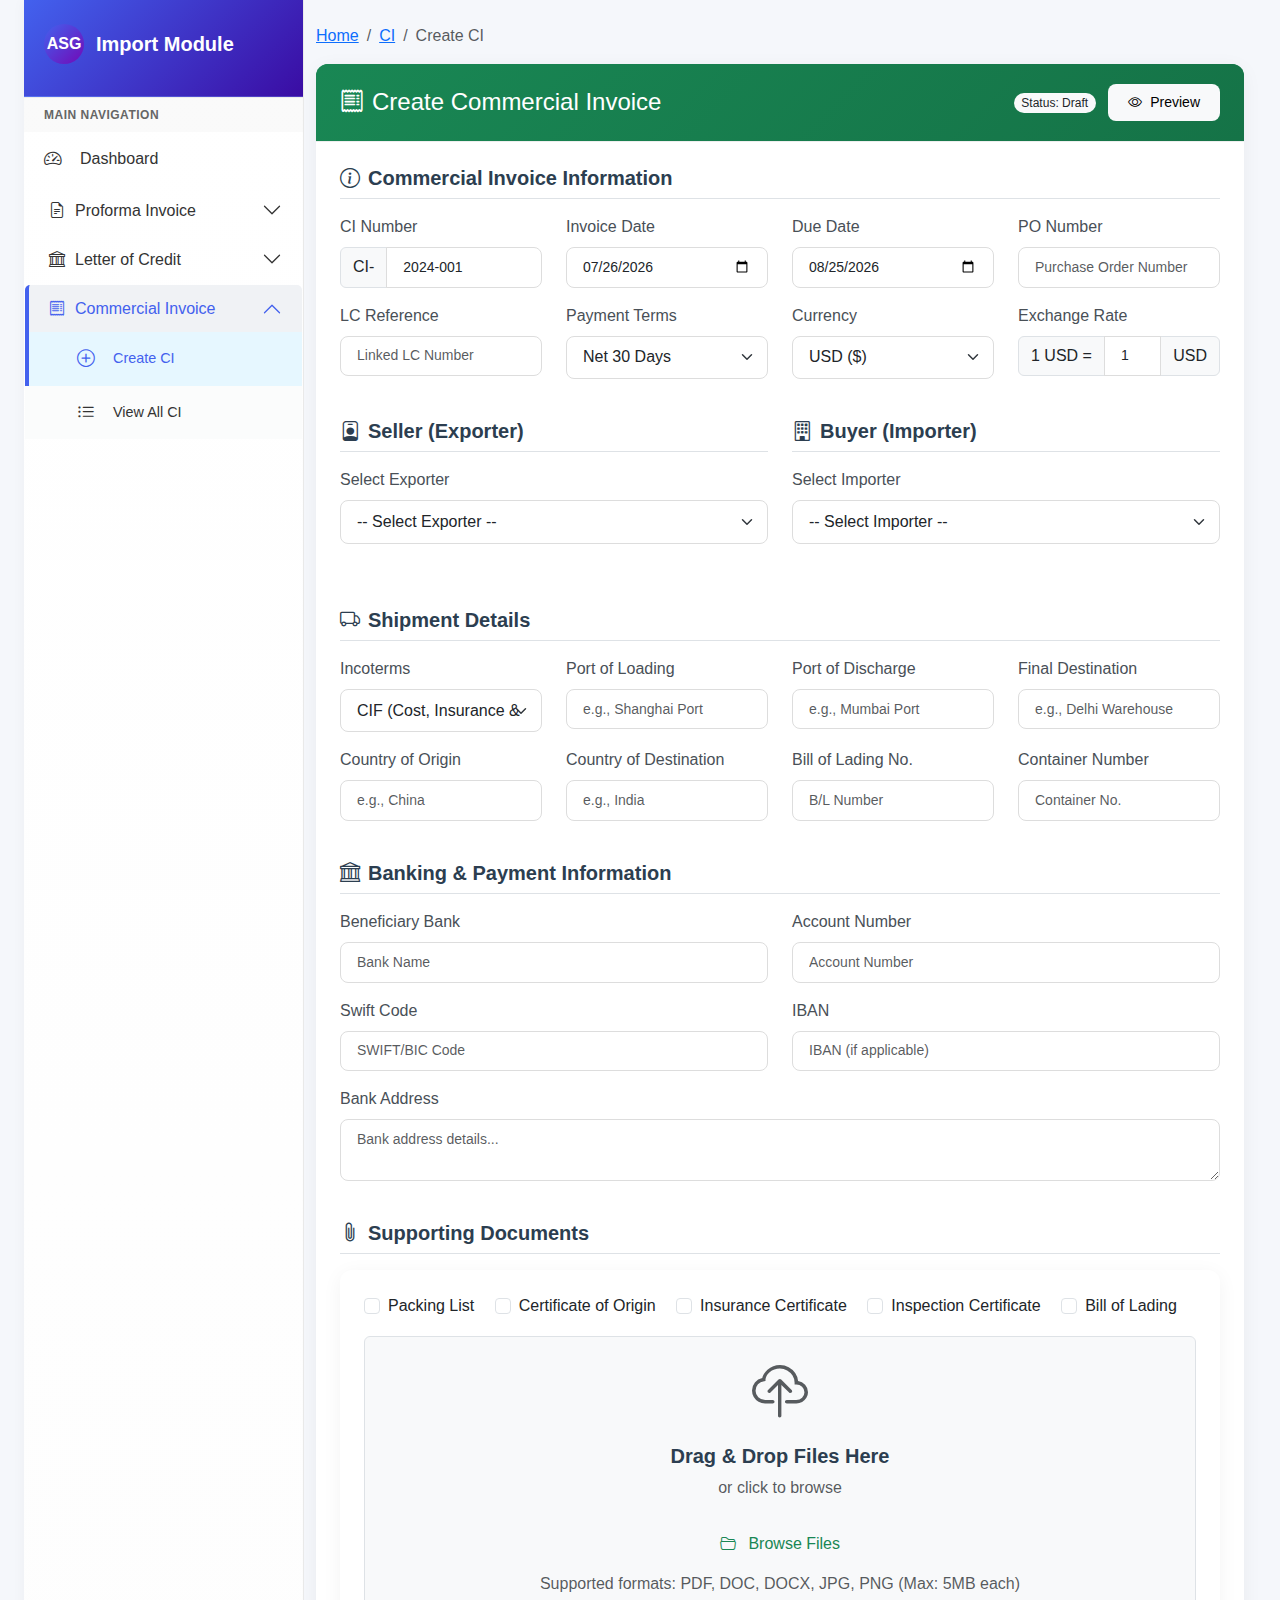
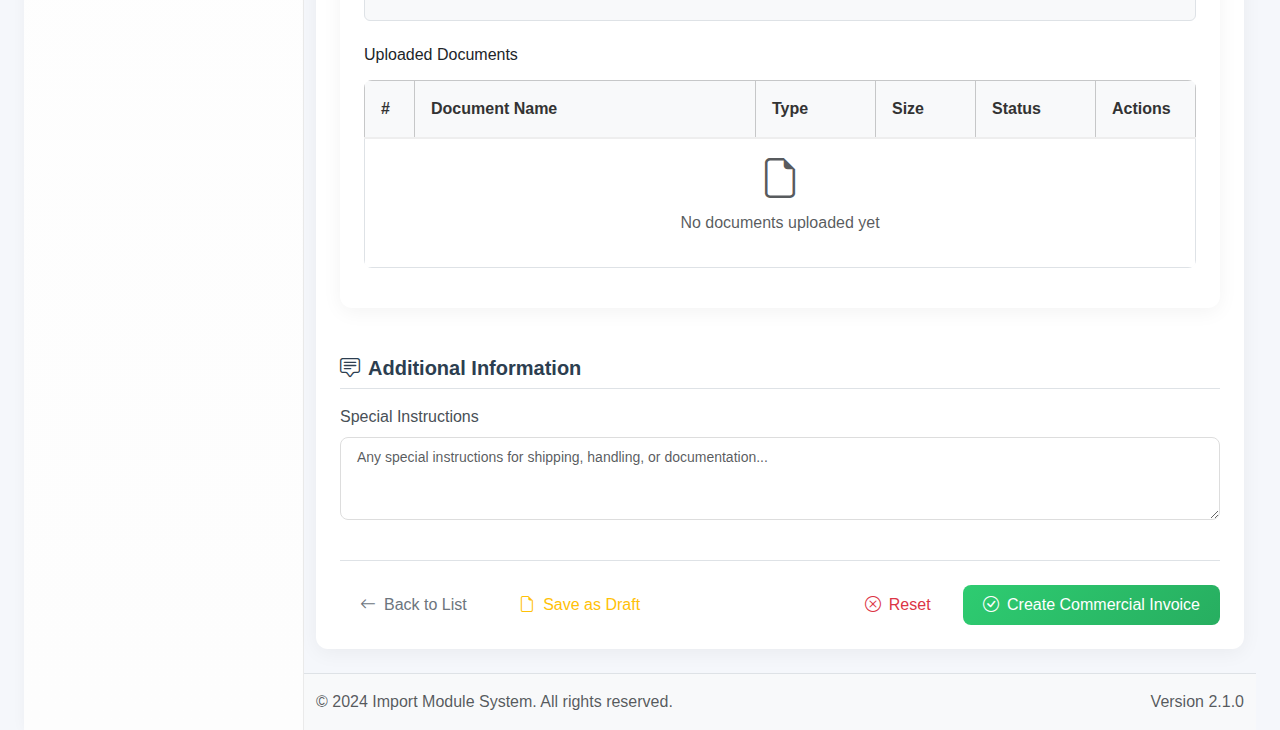
<file: pages/cl-create.html>
<!doctype html>
<html lang="en">
  <head>
    <meta charset="UTF-8" />
    <meta name="viewport" content="width=device-width, initial-scale=1.0" />
    <title>Create CI - Commercial Import Module</title>
    <link
      href="https://cdn.jsdelivr.net/npm/bootstrap@5.3.0-alpha1/dist/css/bootstrap.min.css"
      rel="stylesheet"
    />
    <link
      rel="stylesheet"
      href="https://cdn.jsdelivr.net/npm/bootstrap-icons@1.8.1/font/bootstrap-icons.css"
    />
    <link rel="stylesheet" href="../css/style.css" />
  </head>

  <body>
    <div class="d-flex p-4 pt-0 pb-0" id="wrapper">
      <!-- Sidebar (same as lc-create.html) -->
      <div class="sidebar-wrapper" id="sidebar-wrapper" style="width: 280px">
        <div class="sidebar-heading text-white">
          <div class="d-flex align-items-center mb-2">
            <div class="user-avatar">ASG</div>
            <div>
              <h4 class="mb-0">Import Module</h4>
            </div>
          </div>
        </div>

        <div class="list-group list-group-flush">
          <!-- Main Navigation -->
          <div class="category-label mt-0">MAIN NAVIGATION</div>

          <a
            href="../index.html"
            class="list-group-item list-group-item-action"
          >
            <i class="bi bi-speedometer2"></i>Dashboard
          </a>

          <!-- PI Section -->
          <div class="accordion" id="piAccordion">
            <div class="accordion-item">
              <h2 class="accordion-header">
                <button
                  class="accordion-button collapsed"
                  type="button"
                  data-bs-toggle="collapse"
                  data-bs-target="#piCollapse"
                >
                  <i class="bi bi-file-earmark-text"></i>Proforma Invoice
                </button>
              </h2>
              <div
                id="piCollapse"
                class="accordion-collapse collapse"
                data-bs-parent="#piAccordion"
              >
                <div class="accordion-body">
                  <a
                    href="./pi-create.html"
                    class="list-group-item list-group-item-action"
                  >
                    <i class="bi bi-plus-circle"></i>Create PI
                  </a>
                  <a
                    href="./pi-view.html"
                    class="list-group-item list-group-item-action"
                  >
                    <i class="bi bi-list-ul"></i>View All PI
                  </a>
                </div>
              </div>
            </div>
          </div>



          <!-- LC Section -->
          <div class="accordion" id="lcAccordion">
            <div class="accordion-item">
              <h2 class="accordion-header">
                <button
                  class="accordion-button collapsed"
                  type="button"
                  data-bs-toggle="collapse"
                  data-bs-target="#lcCollapse"
                >
                  <i class="bi bi-bank"></i>Letter of Credit
                </button>
              </h2>
              <div
                id="lcCollapse"
                class="accordion-collapse collapse"
                data-bs-parent="#lcAccordion"
              >
                <div class="accordion-body">
                  <a
                    href="./lc-create.html"
                    class="list-group-item list-group-item-action"
                  >
                    <i class="bi bi-plus-circle"></i>Create LC
                  </a>
                  <a
                    href="./lc-view.html"
                    class="list-group-item list-group-item-action"
                  >
                    <i class="bi bi-list-ul"></i>View All LC
                  </a>
                </div>
              </div>
            </div>
          </div>

                    <!-- CI Section -->
          <div class="accordion" id="ciAccordion">
            <div class="accordion-item">
              <h2 class="accordion-header">
                <button
                  class="accordion-button"
                  type="button"
                  data-bs-toggle="collapse"
                  data-bs-target="#ciCollapse"
                >
                  <i class="bi bi-receipt"></i>Commercial Invoice
                </button>
              </h2>
              <div
                id="ciCollapse"
                class="accordion-collapse collapse show"
                data-bs-parent="#ciAccordion"
              >
                <div class="accordion-body">
                  <a
                    href="./cl-create.html"
                    class="list-group-item list-group-item-action active"
                  >
                    <i class="bi bi-plus-circle"></i>Create CI
                  </a>
                  <a
                    href="./ci-view.html"
                    class="list-group-item list-group-item-action"
                  >
                    <i class="bi bi-list-ul"></i>View All CI
                  </a>
                </div>
              </div>
            </div>
          </div>
        </div>
      </div>

      <!-- Page Content -->
      <div id="page-content-wrapper" style="flex: 1">
        <!-- Main Content -->
        <div class="container mt-4">
          <nav aria-label="breadcrumb">
            <ol class="breadcrumb">
              <li class="breadcrumb-item"><a href="../index.html">Home</a></li>
              <li class="breadcrumb-item"><a href="ci-view.html">CI</a></li>
              <li class="breadcrumb-item active">Create CI</li>
            </ol>
          </nav>

          <div class="card">
            <div
              class="card-header bg-success text-white d-flex justify-content-between align-items-center"
            >
              <h4 class="mb-0">
                <i class="bi bi-receipt me-2"></i>Create Commercial Invoice
              </h4>
              <div>
                <span class="badge bg-light text-dark me-2">Status: Draft</span>
                <button
                  type="button"
                  class="btn btn-light btn-sm"
                  id="previewCIBtn"
                >
                  <i class="bi bi-eye me-1"></i> Preview
                </button>
              </div>
            </div>
            <div class="card-body">
              <form id="ciForm">
                <!-- Basic CI Information -->
                <div class="row mb-4">
                  <div class="col-md-12">
                    <h5 class="border-bottom pb-2 mb-3">
                      <i class="bi bi-info-circle me-2"></i>Commercial Invoice Information
                    </h5>
                  </div>

                  <div class="col-md-3 mb-3">
                    <label class="form-label">CI Number</label>
                    <div class="input-group">
                      <span class="input-group-text bg-light">CI-</span>
                      <input
                        type="text"
                        class="form-control form-control-sm"
                        id="ciNumber"
                        value="2024-001"
                        readonly
                      />
                    </div>
                  </div>

                  <div class="col-md-3 mb-3">
                    <label class="form-label">Invoice Date</label>
                    <input
                      type="date"
                      class="form-control form-control-sm"
                      id="invoiceDate"
                      required
                    />
                  </div>

                  <div class="col-md-3 mb-3">
                    <label class="form-label">Due Date</label>
                    <input
                      type="date"
                      class="form-control form-control-sm"
                      id="dueDate"
                      required
                    />
                  </div>

                  <div class="col-md-3 mb-3">
                    <label class="form-label">PO Number</label>
                    <input
                      type="text"
                      class="form-control form-control-sm"
                      id="poNumber"
                      placeholder="Purchase Order Number"
                    />
                  </div>

                  <div class="col-md-3 mb-3">
                    <label class="form-label">LC Reference</label>
                    <input
                      type="text"
                      class="form-control form-control-sm"
                      id="lcReference"
                      placeholder="Linked LC Number"
                    />
                  </div>

                  <div class="col-md-3 mb-3">
                    <label class="form-label">Payment Terms</label>
                    <select class="form-select" id="paymentTerms" required>
                      <option value="NET30">Net 30 Days</option>
                      <option value="NET60">Net 60 Days</option>
                      <option value="NET90">Net 90 Days</option>
                      <option value="IMMEDIATE">Immediate Payment</option>
                      <option value="50ADVANCE">50% Advance, 50% on Delivery</option>
                      <option value="LC_AT_SIGHT">LC at Sight</option>
                      <option value="LC_USANCE">LC Usance</option>
                    </select>
                  </div>

                  <div class="col-md-3 mb-3">
                    <label class="form-label">Currency</label>
                    <select class="form-select" id="currency" required>
                      <option value="USD" selected>USD ($)</option>
                      <option value="EUR">EUR (€)</option>
                      <option value="GBP">GBP (£)</option>
                      <option value="JPY">JPY (¥)</option>
                      <option value="CNY">CNY (¥)</option>
                      <option value="INR">INR (₹)</option>
                    </select>
                  </div>

                  <div class="col-md-3 mb-3">
                    <label class="form-label">Exchange Rate</label>
                    <div class="input-group">
                      <span class="input-group-text">1 USD =</span>
                      <input
                        type="number"
                        class="form-control form-control-sm"
                        id="exchangeRate"
                        value="1.00"
                        step="0.0001"
                      />
                      <span class="input-group-text" id="exchangeCurrency">USD</span>
                    </div>
                  </div>
                </div>

                <!-- Parties Involved -->
                <div class="row mb-4">
                  <div class="col-md-6 mb-4">
                    <h5 class="border-bottom pb-2 mb-3">
                      <i class="bi bi-person-badge me-2"></i>Seller (Exporter)
                    </h5>
                    <div class="row">
                      <div class="col-md-12 mb-3">
                        <label class="form-label">Select Exporter</label>
                        <select class="form-select" id="exporterSelect" required>
                          <option value="">-- Select Exporter --</option>
                          <option value="1">Global Tech Inc. (USA)</option>
                          <option value="2">Euro Suppliers Ltd (Germany)</option>
                          <option value="3">Asia Imports Co. (China)</option>
                          <option value="4">Ocean Trading Ltd (Singapore)</option>
                        </select>
                      </div>
                      <div class="col-md-12">
                        <div
                          id="exporterInfo"
                          class="card bg-light p-3"
                          style="display: none"
                        >
                          <div class="row">
                            <div class="col-md-6">
                              <small class="text-muted d-block">Company Name</small>
                              <span id="exporterCompany">-</span>
                            </div>
                            <div class="col-md-6">
                              <small class="text-muted d-block">Tax ID</small>
                              <span id="exporterTaxId">-</span>
                            </div>
                            <div class="col-md-12">
                              <small class="text-muted d-block">Address</small>
                              <span id="exporterAddress">-</span>
                            </div>
                            <div class="col-md-6">
                              <small class="text-muted d-block">Contact</small>
                              <span id="exporterContact">-</span>
                            </div>
                            <div class="col-md-6">
                              <small class="text-muted d-block">Email</small>
                              <span id="exporterEmail">-</span>
                            </div>
                          </div>
                        </div>
                      </div>
                    </div>
                  </div>

                  <div class="col-md-6 mb-4">
                    <h5 class="border-bottom pb-2 mb-3">
                      <i class="bi bi-building me-2"></i>Buyer (Importer)
                    </h5>
                    <div class="row">
                      <div class="col-md-12 mb-3">
                        <label class="form-label">Select Importer</label>
                        <select class="form-select" id="importerSelect" required>
                          <option value="">-- Select Importer --</option>
                          <option value="1">ABC Trading Company</option>
                          <option value="2">XYZ Importers Ltd</option>
                          <option value="3">Global Trade Solutions</option>
                          <option value="4">International Merchants</option>
                        </select>
                      </div>
                      <div class="col-md-12">
                        <div
                          id="importerInfo"
                          class="card bg-light p-3"
                          style="display: none"
                        >
                          <div class="row">
                            <div class="col-md-6">
                              <small class="text-muted d-block">Company Name</small>
                              <span id="importerCompany">-</span>
                            </div>
                            <div class="col-md-6">
                              <small class="text-muted d-block">Tax ID</small>
                              <span id="importerTaxId">-</span>
                            </div>
                            <div class="col-md-12">
                              <small class="text-muted d-block">Address</small>
                              <span id="importerAddress">-</span>
                            </div>
                            <div class="col-md-6">
                              <small class="text-muted d-block">Contact</small>
                              <span id="importerContact">-</span>
                            </div>
                            <div class="col-md-6">
                              <small class="text-muted d-block">Email</small>
                              <span id="importerEmail">-</span>
                            </div>
                          </div>
                        </div>
                      </div>
                    </div>
                  </div>
                </div>

                <!-- Shipment Details -->
                <div class="row mb-4">
                  <div class="col-md-12">
                    <h5 class="border-bottom pb-2 mb-3">
                      <i class="bi bi-truck me-2"></i>Shipment Details
                    </h5>
                  </div>

                  <div class="col-md-3 mb-3">
                    <label class="form-label">Incoterms</label>
                    <select class="form-select" id="incoterms" required>
                      <option value="FOB">FOB (Free On Board)</option>
                      <option value="CIF" selected>CIF (Cost, Insurance & Freight)</option>
                      <option value="CFR">CFR (Cost and Freight)</option>
                      <option value="EXW">EXW (Ex Works)</option>
                      <option value="DAP">DAP (Delivered At Place)</option>
                      <option value="DDP">DDP (Delivered Duty Paid)</option>
                    </select>
                  </div>

                  <div class="col-md-3 mb-3">
                    <label class="form-label">Port of Loading</label>
                    <input
                      type="text"
                      class="form-control form-control-sm"
                      id="portLoading"
                      placeholder="e.g., Shanghai Port"
                      required
                    />
                  </div>

                  <div class="col-md-3 mb-3">
                    <label class="form-label">Port of Discharge</label>
                    <input
                      type="text"
                      class="form-control form-control-sm"
                      id="portDischarge"
                      placeholder="e.g., Mumbai Port"
                      required
                    />
                  </div>

                  <div class="col-md-3 mb-3">
                    <label class="form-label">Final Destination</label>
                    <input
                      type="text"
                      class="form-control form-control-sm"
                      id="finalDestination"
                      placeholder="e.g., Delhi Warehouse"
                      required
                    />
                  </div>

                  <div class="col-md-3 mb-3">
                    <label class="form-label">Country of Origin</label>
                    <input
                      type="text"
                      class="form-control form-control-sm"
                      id="countryOfOrigin"
                      placeholder="e.g., China"
                      required
                    />
                  </div>

                  <div class="col-md-3 mb-3">
                    <label class="form-label">Country of Destination</label>
                    <input
                      type="text"
                      class="form-control form-control-sm"
                      id="destinationCountry"
                      placeholder="e.g., India"
                      required
                    />
                  </div>

                  <div class="col-md-3 mb-3">
                    <label class="form-label">Bill of Lading No.</label>
                    <input
                      type="text"
                      class="form-control form-control-sm"
                      id="bolNumber"
                      placeholder="B/L Number"
                    />
                  </div>

                  <div class="col-md-3 mb-3">
                    <label class="form-label">Container Number</label>
                    <input
                      type="text"
                      class="form-control form-control-sm"
                      id="containerNumber"
                      placeholder="Container No."
                    />
                  </div>
                </div>

                <!-- Description of Goods -->
                <!-- <div class="row mb-4">
                  <div class="col-md-12">
                    <h5
                      class="border-bottom pb-2 mb-3 d-flex justify-content-between align-items-center"
                    >
                      <span
                        ><i class="bi bi-box-seam me-2"></i>Description of Goods</span
                      >
                      <div>
                        <button
                          type="button"
                          class="btn btn-success btn-sm me-2"
                          id="loadSampleData"
                        >
                          <i class="bi bi-upload me-1"></i> Load Sample Data
                        </button>
                        <button
                          type="button"
                          class="btn btn-outline-secondary btn-sm"
                          id="clearGoods"
                        >
                          <i class="bi bi-trash me-1"></i> Clear
                        </button>
                      </div>
                    </h5>
                    <div class="card">
                      <div class="card-body">
                        <div class="row g-3 mb-3">
                          <div class="col-md-8">
                            <div class="input-group">
                              <span class="input-group-text">
                                <i class="bi bi-link"></i>
                              </span>
                              <input
                                type="text"
                                class="form-control form-control-sm"
                                id="piReference"
                                placeholder="Link to Proforma Invoice (PI Number)"
                              />
                              <button
                                class="btn btn-outline-success"
                                type="button"
                                id="searchPI"
                              >
                                <i class="bi bi-search"></i> Search PI
                              </button>
                            </div>
                          </div>
                          <div class="col-md-4">
                            <div class="input-group">
                              <span class="input-group-text">
                                <i class="bi bi-plus-circle"></i>
                              </span>
                              <input
                                type="number"
                                class="form-control form-control-sm"
                                id="addQuantity"
                                placeholder="Quantity"
                                min="1"
                                value="1"
                              />
                              <button
                                class="btn btn-outline-success"
                                type="button"
                                id="addGoodsRow"
                              >
                                Add Row
                              </button>
                            </div>
                          </div>
                        </div>

                        <div class="table-responsive mb-3">
                          <table class="table table-bordered table-hover">
                            <thead class="table-light">
                              <tr>
                                <th width="50">#</th>
                                <th>Description of Goods</th>
                                <th width="100">HS Code</th>
                                <th width="100">Quantity</th>
                                <th width="100">Unit</th>
                                <th width="120">Unit Price</th>
                                <th width="150">Total Amount</th>
                                <th width="80">Actions</th>
                              </tr>
                            </thead>
                            <tbody id="goodsDescription">
                              <tr id="noGoodsRow">
                                <td
                                  colspan="8"
                                  class="text-center text-muted py-4"
                                >
                                  <div class="mb-3">
                                    <i
                                      class="bi bi-box display-6 d-block mb-2"
                                    ></i>
                                    <h5>No goods description added</h5>
                                    <p class="mb-3">
                                      Link to a Proforma Invoice or add goods manually
                                    </p>
                                    <button
                                      type="button"
                                      class="btn btn-outline-success"
                                      id="quickAddElectronics"
                                    >
                                      <i class="bi bi-laptop me-1"></i> Add Electronics Sample
                                    </button>
                                    <button
                                      type="button"
                                      class="btn btn-outline-primary ms-2"
                                      id="quickAddTextiles"
                                    >
                                      <i class="bi bi-basket me-1"></i> Add Textiles Sample
                                    </button>
                                  </div>
                                </td>
                              </tr>
                            </tbody>
                            <tfoot class="table-secondary">
                              <tr>
                                <td colspan="6" class="text-end fw-bold">
                                  Subtotal:
                                </td>
                                <td id="goodsSubtotal" class="fw-bold">
                                  $0.00
                                </td>
                                <td></td>
                              </tr>
                              <tr>
                                <td colspan="6" class="text-end">
                                  Freight Charges:
                                </td>
                                <td>
                                  <div class="input-group input-group-sm">
                                    <span class="input-group-text">$</span>
                                    <input
                                      type="number"
                                      class="form-control form-control-sm"
                                      id="freightCharges"
                                      value="0"
                                      min="0"
                                      step="0.01"
                                    />
                                  </div>
                                </td>
                                <td></td>
                              </tr>
                              <tr>
                                <td colspan="6" class="text-end">
                                  Insurance:
                                </td>
                                <td>
                                  <div class="input-group input-group-sm">
                                    <span class="input-group-text">$</span>
                                    <input
                                      type="number"
                                      class="form-control form-control-sm"
                                      id="insurance"
                                      value="0"
                                      min="0"
                                      step="0.01"
                                    />
                                  </div>
                                </td>
                                <td></td>
                              </tr>
                              <tr>
                                <td colspan="6" class="text-end">
                                  Other Charges:
                                </td>
                                <td>
                                  <div class="input-group input-group-sm">
                                    <span class="input-group-text">$</span>
                                    <input
                                      type="number"
                                      class="form-control form-control-sm"
                                      id="otherCharges"
                                      value="0"
                                      min="0"
                                      step="0.01"
                                    />
                                  </div>
                                </td>
                                <td></td>
                              </tr>
                              <tr>
                                <td colspan="6" class="text-end fw-bold">
                                  Tax Rate:
                                </td>
                                <td>
                                  <div class="input-group input-group-sm">
                                    <input
                                      type="number"
                                      class="form-control form-control-sm"
                                      id="taxRate"
                                      value="0"
                                      min="0"
                                      max="100"
                                      step="0.01"
                                    />
                                    <span class="input-group-text">%</span>
                                  </div>
                                </td>
                                <td></td>
                              </tr>
                              <tr class="table-success">
                                <td colspan="6" class="text-end fw-bold fs-5">
                                  Grand Total:
                                </td>
                                <td id="grandTotal" class="fw-bold fs-5">
                                  $0.00
                                </td>
                                <td></td>
                              </tr>
                              <tr class="table-light">
                                <td colspan="6" class="text-end">
                                  Amount in Words:
                                </td>
                                <td colspan="2" id="amountInWords" class="fst-italic">
                                  Zero dollars only
                                </td>
                              </tr>
                            </tfoot>
                          </table>
                        </div>

                        <div class="row">
                          <div class="col-md-12 mb-3">
                            <label class="form-label">Additional Description/Packing Details</label>
                            <textarea
                              class="form-control form-control-sm"
                              id="packingDetails"
                              rows="3"
                              placeholder="Packing specifications, marks and numbers, special instructions..."
                            ></textarea>
                          </div>
                          <div class="col-md-6 mb-3">
                            <label class="form-label">Gross Weight (kg)</label>
                            <div class="input-group">
                              <input
                                type="number"
                                class="form-control form-control-sm"
                                id="grossWeight"
                                placeholder="Total gross weight"
                                step="0.01"
                              />
                              <span class="input-group-text">kg</span>
                            </div>
                          </div>
                          <div class="col-md-6 mb-3">
                            <label class="form-label">Net Weight (kg)</label>
                            <div class="input-group">
                              <input
                                type="number"
                                class="form-control form-control-sm"
                                id="netWeight"
                                placeholder="Total net weight"
                                step="0.01"
                              />
                              <span class="input-group-text">kg</span>
                            </div>
                          </div>
                          <div class="col-md-6 mb-3">
                            <label class="form-label">Total Packages</label>
                            <div class="input-group">
                              <input
                                type="number"
                                class="form-control form-control-sm"
                                id="totalPackages"
                                placeholder="Number of packages"
                                min="1"
                              />
                              <span class="input-group-text">pcs</span>
                            </div>
                          </div>
                          <div class="col-md-6 mb-3">
                            <label class="form-label">Package Type</label>
                            <select class="form-select" id="packageType">
                              <option value="CARTONS">Cartons</option>
                              <option value="PALLETS">Pallets</option>
                              <option value="CRATES">Crates</option>
                              <option value="BAGS">Bags</option>
                              <option value="DRUMS">Drums</option>
                            </select>
                          </div>
                        </div>
                      </div>
                    </div>
                  </div>
                </div> -->

                <!-- Banking & Payment Information -->
                <div class="row mb-4">
                  <div class="col-md-12">
                    <h5 class="border-bottom pb-2 mb-3">
                      <i class="bi bi-bank me-2"></i>Banking & Payment Information
                    </h5>
                  </div>

                  <div class="col-md-6 mb-3">
                    <label class="form-label">Beneficiary Bank</label>
                    <input
                      type="text"
                      class="form-control form-control-sm"
                      id="beneficiaryBank"
                      placeholder="Bank Name"
                    />
                  </div>

                  <div class="col-md-6 mb-3">
                    <label class="form-label">Account Number</label>
                    <input
                      type="text"
                      class="form-control form-control-sm"
                      id="accountNumber"
                      placeholder="Account Number"
                    />
                  </div>

                  <div class="col-md-6 mb-3">
                    <label class="form-label">Swift Code</label>
                    <input
                      type="text"
                      class="form-control form-control-sm"
                      id="swiftCode"
                      placeholder="SWIFT/BIC Code"
                    />
                  </div>

                  <div class="col-md-6 mb-3">
                    <label class="form-label">IBAN</label>
                    <input
                      type="text"
                      class="form-control form-control-sm"
                      id="iban"
                      placeholder="IBAN (if applicable)"
                    />
                  </div>

                  <div class="col-md-12 mb-3">
                    <label class="form-label">Bank Address</label>
                    <textarea
                      class="form-control form-control-sm"
                      id="bankAddress"
                      rows="2"
                      placeholder="Bank address details..."
                    ></textarea>
                  </div>
                </div>

                <!-- Supporting Documents -->
                <div class="row mb-4">
                  <div class="col-md-12">
                    <h5 class="border-bottom pb-2 mb-3">
                      <i class="bi bi-paperclip me-2"></i>Supporting Documents
                    </h5>
                    <div class="card">
                      <div class="card-body">
                        <div class="row mb-3">
                          <div class="col-md-12">
                            <div class="form-check form-check-inline">
                              <input class="form-check-input" type="checkbox" id="docPackingList">
                              <label class="form-check-label" for="docPackingList">Packing List</label>
                            </div>
                            <div class="form-check form-check-inline">
                              <input class="form-check-input" type="checkbox" id="docCertificateOfOrigin">
                              <label class="form-check-label" for="docCertificateOfOrigin">Certificate of Origin</label>
                            </div>
                            <div class="form-check form-check-inline">
                              <input class="form-check-input" type="checkbox" id="docInsurance">
                              <label class="form-check-label" for="docInsurance">Insurance Certificate</label>
                            </div>
                            <div class="form-check form-check-inline">
                              <input class="form-check-input" type="checkbox" id="docInspection">
                              <label class="form-check-label" for="docInspection">Inspection Certificate</label>
                            </div>
                            <div class="form-check form-check-inline">
                              <input class="form-check-input" type="checkbox" id="docBillOfLading">
                              <label class="form-check-label" for="docBillOfLading">Bill of Lading</label>
                            </div>
                          </div>
                        </div>

                        <div class="row">
                          <div class="col-md-12 mb-4">
                            <div
                              class="dropzone p-4 border rounded text-center"
                              id="documentDropzone"
                            >
                              <i
                                class="bi bi-cloud-upload display-4 text-muted d-block mb-3"
                              ></i>
                              <h5>Drag & Drop Files Here</h5>
                              <p class="text-muted">or click to browse</p>
                              <input
                                type="file"
                                class="d-none"
                                id="fileInput"
                                multiple
                                accept=".pdf,.doc,.docx,.jpg,.jpeg,.png"
                              />
                              <button
                                type="button"
                                class="btn btn-outline-success mt-2"
                                id="browseFiles"
                              >
                                <i class="bi bi-folder2-open me-2"></i> Browse Files
                              </button>
                              <p class="text-muted mt-2 mb-0">
                                Supported formats: PDF, DOC, DOCX, JPG, PNG (Max: 5MB each)
                              </p>
                            </div>
                          </div>

                          <div class="col-md-12">
                            <h6 class="mb-3">Uploaded Documents</h6>
                            <div class="table-responsive">
                              <table
                                class="table table-bordered"
                                id="uploadedDocuments"
                              >
                                <thead class="table-light">
                                  <tr>
                                    <th width="50">#</th>
                                    <th>Document Name</th>
                                    <th width="120">Type</th>
                                    <th width="100">Size</th>
                                    <th width="120">Status</th>
                                    <th width="100">Actions</th>
                                  </tr>
                                </thead>
                                <tbody id="documentsList">
                                  <tr id="noDocumentsRow">
                                    <td
                                      colspan="6"
                                      class="text-center text-muted py-3"
                                    >
                                      <i
                                        class="bi bi-file-earmark display-6 d-block mb-2"
                                      ></i>
                                      <p>No documents uploaded yet</p>
                                    </td>
                                  </tr>
                                </tbody>
                              </table>
                            </div>
                          </div>
                        </div>
                      </div>
                    </div>
                  </div>
                </div>

                <!-- Additional Information -->
                <div class="row mb-4">
                  <div class="col-md-12">
                    <h5 class="border-bottom pb-2 mb-3">
                      <i class="bi bi-chat-square-text me-2"></i>Additional Information
                    </h5>
                    <div class="row">
                      <div class="col-md-12 mb-3">
                        <label class="form-label">Special Instructions</label>
                        <textarea
                          class="form-control form-control-sm"
                          id="specialInstructions"
                          rows="3"
                          placeholder="Any special instructions for shipping, handling, or documentation..."
                        ></textarea>
                      </div>
                    </div>
                  </div>
                </div>

                <!-- Action Buttons -->
                <div
                  class="d-flex justify-content-between align-items-center border-top pt-4"
                >
                  <div>
                    <a href="ci-view.html" class="btn btn-outline-secondary">
                      <i class="bi bi-arrow-left me-2"></i>Back to List
                    </a>
                    <button
                      type="button"
                      class="btn btn-outline-warning ms-2"
                      id="saveDraftBtn"
                    >
                      <i class="bi bi-file-earmark me-2"></i>Save as Draft
                    </button>
                  </div>
                  <div>
                    <button
                      type="button"
                      class="btn btn-outline-danger me-2"
                      id="resetBtn"
                    >
                      <i class="bi bi-x-circle me-2"></i>Reset
                    </button>
                    <button
                      type="submit"
                      class="btn btn-success"
                      id="submitBtn"
                    >
                      <i class="bi bi-check-circle me-2"></i>Create Commercial Invoice
                    </button>
                  </div>
                </div>
              </form>
            </div>
          </div>
        </div>

        <!-- Footer (same as other pages) -->
        <footer class="footer mt-auto py-3 bg-light border-top">
          <div class="container">
            <div class="row">
              <div class="col-md-6">
                <span class="text-muted"
                  >© 2024 Import Module System. All rights reserved.</span
                >
              </div>
              <div class="col-md-6 text-end">
                <span class="text-muted">Version 2.1.0</span>
              </div>
            </div>
          </div>
        </footer>
      </div>
    </div>

    <script src="https://cdn.jsdelivr.net/npm/bootstrap@5.3.0-alpha1/dist/js/bootstrap.bundle.min.js"></script>
    
    <style>
      /* Custom styles for CI page */
      .card-header {
          background: linear-gradient(135deg, #198754 0%, #157347 100%);
      }
      
      h5 {
          color: #2c3e50;
          font-weight: 600;
      }
      
      .form-label {
          font-weight: 500;
          color: #495057;
          margin-bottom: 0.5rem;
      }
      
      .table th {
          font-weight: 600;
          background-color: #f8f9fa;
      }
      
      .form-control:focus, .form-select:focus {
          border-color: #a3cfbb;
          box-shadow: 0 0 0 0.25rem rgba(25, 135, 84, 0.25);
      }
      
      .form-check-input:checked {
          background-color: #198754;
          border-color: #198754;
      }
      
      .input-group-text {
          background-color: #f8f9fa;
      }
      
      #noGoodsRow, #noDocumentsRow {
          background-color: #f8f9fa;
      }
      
      .badge {
          font-size: 0.75em;
          padding: 0.35em 0.65em;
      }
      
      /* Party info cards */
      .party-info-card {
          background-color: #f8f9fa;
          border-left: 4px solid #198754;
          transition: all 0.3s ease;
      }
      
      .party-info-card:hover {
          background-color: #e8f5ee;
      }
      
      /* Document dropzone */
      .dropzone {
          background-color: #f8f9fa;
          border: 2px dashed #dee2e6;
          border-radius: 0.5rem;
          cursor: pointer;
          transition: all 0.3s ease;
      }
      
      .dropzone:hover {
          background-color: #e8f5ee;
          border-color: #a3cfbb;
      }
      
      .dropzone.dragover {
          background-color: #d1e7dd;
          border-color: #198754;
      }
      
      /* Document status badges */
      .status-badge {
          font-size: 0.75rem;
          padding: 0.25rem 0.5rem;
          border-radius: 0.25rem;
      }
      
      .status-uploaded {
          background-color: #d1e7dd;
          color: #0f5132;
      }
      
      .status-pending {
          background-color: #fff3cd;
          color: #856404;
      }
      
      /* Interactive goods table */
      .goods-table tbody tr:hover {
          background-color: rgba(25, 135, 84, 0.05);
      }
      
      /* Quick action buttons */
      .quick-action-btn {
          transition: all 0.2s ease;
      }
      
      .quick-action-btn:hover {
          transform: translateY(-2px);
          box-shadow: 0 4px 8px rgba(0,0,0,0.1);
      }
      
      /* Total row styling */
      .table-success {
          background-color: #d1e7dd !important;
      }
      
      /* Responsive adjustments */
      @media (max-width: 768px) {
          .card-body {
              padding: 1rem;
          }
          
          .btn {
              width: 100%;
              margin-bottom: 0.5rem;
          }
          
          .d-flex.justify-content-between {
              flex-direction: column;
              gap: 1rem;
          }
          
          .table-responsive {
              font-size: 0.875rem;
          }
      }
      
      /* Animation for new rows */
      @keyframes fadeIn {
          from { opacity: 0; transform: translateY(-10px); }
          to { opacity: 1; transform: translateY(0); }
      }
      
      .fade-in {
          animation: fadeIn 0.3s ease-in;
      }
      
      /* Amount in words styling */
      #amountInWords {
          color: #495057;
          font-style: italic;
          padding: 0.5rem;
          background-color: #f8f9fa;
          border-radius: 0.25rem;
      }
    </style>

    <script>
      // Sample data for CI
      const exporters = {
          1: {
              company: 'Global Tech Inc.',
              taxId: 'US-123456789',
              address: '123 Tech Street, Silicon Valley, CA 94000, USA',
              contact: 'Michael Chen',
              email: 'michael.chen@globaltech.com',
              phone: '+1-650-555-0123'
          },
          2: {
              company: 'Euro Suppliers Ltd',
              taxId: 'DE-987654321',
              address: 'Berliner Strasse 45, 10115 Berlin, Germany',
              contact: 'Hans Schmidt',
              email: 'hans.schmidt@eurosuppliers.de',
              phone: '+49-30-123456'
          },
          3: {
              company: 'Asia Imports Co.',
              taxId: 'CN-456789123',
              address: 'No. 88 Nanjing Road, Shanghai 200000, China',
              contact: 'Li Wei',
              email: 'li.wei@asiaimports.cn',
              phone: '+86-21-87654321'
          },
          4: {
              company: 'Ocean Trading Ltd',
              taxId: 'SG-789123456',
              address: '101 Beach Road, Singapore 189702',
              contact: 'Sarah Lim',
              email: 'sarah.lim@oceantrading.sg',
              phone: '+65-6123-4567'
          }
      };

      const importers = {
          1: {
              company: 'ABC Trading Company',
              taxId: 'IN-123456789',
              address: '123 Business Ave, Mumbai 400001, India',
              contact: 'Rajesh Kumar',
              email: 'rajesh@abctrading.in',
              phone: '+91-22-12345678'
          },
          2: {
              company: 'XYZ Importers Ltd',
              taxId: 'IN-987654321',
              address: '456 Trade Street, Delhi 110001, India',
              contact: 'Priya Sharma',
              email: 'priya@xyzimporters.in',
              phone: '+91-11-87654321'
          },
          3: {
              company: 'Global Trade Solutions',
              taxId: 'AE-456789123',
              address: '789 Commerce Blvd, Dubai, UAE',
              contact: 'Ahmed Al Mansoori',
              email: 'ahmed@gts.ae',
              phone: '+971-4-1234567'
          },
          4: {
              company: 'International Merchants',
              taxId: 'US-789123456',
              address: '1000 Trade Center, New York, NY 10001, USA',
              contact: 'David Wilson',
              email: 'david@intmerchants.com',
              phone: '+1-212-555-6789'
          }
      };

      // Sample goods data for CI
      const sampleGoodsCI = {
          electronics: [
              { description: 'Laptop Computers - Model X1 Pro', hsCode: '84713000', quantity: 50, unit: 'PCS', unitPrice: 850.00 },
              { description: 'Wireless Mechanical Keyboards', hsCode: '84716090', quantity: 100, unit: 'PCS', unitPrice: 45.00 },
              { description: '24" LED Monitors - 4K Resolution', hsCode: '85285210', quantity: 75, unit: 'PCS', unitPrice: 220.00 }
          ],
          textiles: [
              { description: '100% Cotton Fabric Roll (White)', hsCode: '52081100', quantity: 200, unit: 'ROLLS', unitPrice: 25.50 },
              { description: 'Textile Dyes - Red Color', hsCode: '32041600', quantity: 50, unit: 'KG', unitPrice: 12.75 },
              { description: 'Polyester Blend Fabric', hsCode: '54074200', quantity: 150, unit: 'MTR', unitPrice: 18.25 }
          ],
          machinery: [
              { description: 'CNC Milling Machine - Model M200', hsCode: '84596100', quantity: 2, unit: 'PCS', unitPrice: 12500.00 },
              { description: 'Industrial Hydraulic Press', hsCode: '84629100', quantity: 5, unit: 'PCS', unitPrice: 8500.00 }
          ],
          furniture: [
              { description: 'Executive Office Chair - Leather', hsCode: '94013000', quantity: 100, unit: 'PCS', unitPrice: 150.00 },
              { description: 'Conference Table - Mahogany', hsCode: '94033000', quantity: 20, unit: 'PCS', unitPrice: 450.00 }
          ]
      };

      // Sample PI data for CI
      const samplePIsCI = [
          {
              piNumber: 'PI-2024-001',
              goods: sampleGoodsCI.electronics,
              total: 850.00 * 50 + 45.00 * 100 + 220.00 * 75
          },
          {
              piNumber: 'PI-2024-002',
              goods: sampleGoodsCI.textiles,
              total: 25.50 * 200 + 12.75 * 50 + 18.25 * 150
          },
          {
              piNumber: 'PI-2024-003',
              goods: sampleGoodsCI.machinery,
              total: 12500.00 * 2 + 8500.00 * 5
          },
          {
              piNumber: 'PI-2024-004',
              goods: sampleGoodsCI.furniture,
              total: 150.00 * 100 + 450.00 * 20
          }
      ];

      // Variables
      let goodsCounter = 1;
      let documentCounter = 1;
      const uploadedFiles = [];

      // Number to words function
      function numberToWords(num) {
          const ones = ['', 'One', 'Two', 'Three', 'Four', 'Five', 'Six', 'Seven', 'Eight', 'Nine'];
          const teens = ['Ten', 'Eleven', 'Twelve', 'Thirteen', 'Fourteen', 'Fifteen', 'Sixteen', 'Seventeen', 'Eighteen', 'Nineteen'];
          const tens = ['', '', 'Twenty', 'Thirty', 'Forty', 'Fifty', 'Sixty', 'Seventy', 'Eighty', 'Ninety'];
          const thousands = ['', 'Thousand', 'Million', 'Billion'];

          if (num === 0) return 'Zero';

          let words = '';

          for (let i = 0; i < thousands.length; i++) {
              const chunk = Math.floor((num / Math.pow(1000, i)) % 1000);
              if (chunk === 0) continue;

              let chunkWords = '';
              const hundreds = Math.floor(chunk / 100);
              const tensAndOnes = chunk % 100;

              if (hundreds > 0) {
                  chunkWords += ones[hundreds] + ' Hundred ';
              }

              if (tensAndOnes > 0) {
                  if (tensAndOnes < 10) {
                      chunkWords += ones[tensAndOnes] + ' ';
                  } else if (tensAndOnes < 20) {
                      chunkWords += teens[tensAndOnes - 10] + ' ';
                  } else {
                      chunkWords += tens[Math.floor(tensAndOnes / 10)] + ' ';
                      if (tensAndOnes % 10 > 0) {
                          chunkWords += ones[tensAndOnes % 10] + ' ';
                      }
                  }
              }

              chunkWords += thousands[i] + ' ';
              words = chunkWords + words;
          }

          return words.trim() + ' Dollars Only';
      }

      // Initialize page
      document.addEventListener('DOMContentLoaded', function() {
          // Set today's date
          const today = new Date().toISOString().split('T')[0];
          document.getElementById('invoiceDate').value = today;
          
          // Set due date (30 days from today)
          const dueDate = new Date();
          dueDate.setDate(dueDate.getDate() + 30);
          document.getElementById('dueDate').value = dueDate.toISOString().split('T')[0];
          
          // Initialize event listeners
          initializeEventListeners();
          
          // Initialize totals
          calculateTotals();
      });

      // Initialize event listeners
      function initializeEventListeners() {
          // Exporter selection
          document.getElementById('exporterSelect').addEventListener('change', function() {
              updatePartyInfo(this.value, exporters, 'exporter');
          });

          // Importer selection
          document.getElementById('importerSelect').addEventListener('change', function() {
              updatePartyInfo(this.value, importers, 'importer');
          });

          // Currency change
          document.getElementById('currency').addEventListener('change', function() {
              const currency = this.value;
              document.getElementById('exchangeCurrency').textContent = currency;
              calculateTotals();
          });

          // Exchange rate change
          document.getElementById('exchangeRate').addEventListener('input', calculateTotals);

          // Goods description
          document.getElementById('searchPI').addEventListener('click', searchPI);
          document.getElementById('loadSampleData').addEventListener('click', loadSampleData);
          document.getElementById('clearGoods').addEventListener('click', clearGoods);
          document.getElementById('quickAddElectronics').addEventListener('click', () => addSampleGoods('electronics'));
          document.getElementById('quickAddTextiles').addEventListener('click', () => addSampleGoods('textiles'));
          document.getElementById('addGoodsRow').addEventListener('click', addGoodsRow);

          // File upload
          document.getElementById('browseFiles').addEventListener('click', () => document.getElementById('fileInput').click());
          document.getElementById('fileInput').addEventListener('change', handleFileSelect);
          setupDragAndDrop();

          // Total calculation
          document.getElementById('freightCharges').addEventListener('input', calculateTotals);
          document.getElementById('insurance').addEventListener('input', calculateTotals);
          document.getElementById('otherCharges').addEventListener('input', calculateTotals);
          document.getElementById('taxRate').addEventListener('input', calculateTotals);

          // Form submission
          document.getElementById('ciForm').addEventListener('submit', function(e) {
              e.preventDefault();
              submitCI();
          });

          // Save draft button
          document.getElementById('saveDraftBtn').addEventListener('click', saveAsDraft);

          // Reset button
          document.getElementById('resetBtn').addEventListener('click', resetForm);

          // Preview button
          document.getElementById('previewCIBtn').addEventListener('click', previewCI);
      }

      // Update party information
      function updatePartyInfo(id, data, type) {
          const infoElement = document.getElementById(`${type}Info`);
          
          if (id && data[id]) {
              const party = data[id];
              document.getElementById(`${type}Company`).textContent = party.company;
              document.getElementById(`${type}TaxId`).textContent = party.taxId;
              document.getElementById(`${type}Address`).textContent = party.address;
              document.getElementById(`${type}Contact`).textContent = party.contact;
              document.getElementById(`${type}Email`).textContent = party.email;
              infoElement.style.display = 'block';
          } else {
              infoElement.style.display = 'none';
          }
      }

      // Search PI
      function searchPI() {
          const piRef = document.getElementById('piReference').value.trim();
          if (!piRef) {
              showAlert('Please enter a PI number to search.', 'warning');
              return;
          }

          // Find matching PI
          const pi = samplePIsCI.find(p => p.piNumber === piRef);
          if (pi) {
              populateGoodsFromPI(pi);
              showAlert(`PI ${piRef} loaded successfully!`, 'success');
          } else {
              alert(`PI ${piRef} not found. Try: PI-2024-001, PI-2024-002, PI-2024-003, or PI-2024-004`);
          }
      }

      // Load sample data
      function loadSampleData() {
          // Randomly select a sample PI
          const randomPI = samplePIsCI[Math.floor(Math.random() * samplePIsCI.length)];
          document.getElementById('piReference').value = randomPI.piNumber;
          populateGoodsFromPI(randomPI);
          
          // Set sample values for other fields
          document.getElementById('exporterSelect').value = '1';
          updatePartyInfo('1', exporters, 'exporter');
          
          document.getElementById('importerSelect').value = '1';
          updatePartyInfo('1', importers, 'importer');
          
          document.getElementById('poNumber').value = 'PO-2024-001';
          document.getElementById('lcReference').value = 'LC-2024-001';
          document.getElementById('portLoading').value = 'Shanghai Port, China';
          document.getElementById('portDischarge').value = 'Mumbai Port, India';
          document.getElementById('finalDestination').value = 'Delhi Warehouse, India';
          document.getElementById('countryOfOrigin').value = 'China';
          document.getElementById('destinationCountry').value = 'India';
          document.getElementById('bolNumber').value = 'BOL-2024-001';
          document.getElementById('containerNumber').value = 'MSKU1234567';
          document.getElementById('grossWeight').value = '2500';
          document.getElementById('netWeight').value = '2300';
          document.getElementById('totalPackages').value = '120';
          document.getElementById('beneficiaryBank').value = 'HSBC Bank';
          document.getElementById('accountNumber').value = '9876543210';
          document.getElementById('swiftCode').value = 'HSBCUS33';
          document.getElementById('preparedBy').value = 'John Doe';
          document.getElementById('authorizedSignatory').value = 'Sarah Smith';
          
          // Check some documents
          document.getElementById('docPackingList').checked = true;
          document.getElementById('docCertificateOfOrigin').checked = true;
          document.getElementById('docBillOfLading').checked = true;
          
          calculateTotals();
          showAlert('Sample data loaded successfully!', 'success');
      }

      // Add sample goods
      function addSampleGoods(category) {
          const goods = sampleGoodsCI[category];
          if (!goods) return;

          const tbody = document.getElementById('goodsDescription');
          const noGoodsRow = document.getElementById('noGoodsRow');
          
          // Remove "no goods" row if it exists
          if (noGoodsRow) {
              noGoodsRow.remove();
          }

          goods.forEach(item => {
              addGoodsRowToTable(item);
          });

          calculateTotals();
          showAlert(`${category.charAt(0).toUpperCase() + category.slice(1)} goods added!`, 'success');
      }

      // Add goods row
      function addGoodsRow() {
          const quantity = parseInt(document.getElementById('addQuantity').value) || 1;
          const newItem = {
              description: 'New Item Description',
              hsCode: 'XXXXXX00',
              quantity: quantity,
              unit: 'PCS',
              unitPrice: 0.00
          };
          
          const tbody = document.getElementById('goodsDescription');
          const noGoodsRow = document.getElementById('noGoodsRow');
          
          // Remove "no goods" row if it exists
          if (noGoodsRow) {
              noGoodsRow.remove();
          }
          
          addGoodsRowToTable(newItem);
          calculateTotals();
      }

      // Add goods row to table
      function addGoodsRowToTable(item) {
          const tbody = document.getElementById('goodsDescription');
          const row = document.createElement('tr');
          row.className = 'fade-in';
          const total = item.quantity * item.unitPrice;
          
          row.innerHTML = `
              <td>${goodsCounter++}</td>
              <td>
                  <input type="text" class="form-control form-control-sm" value="${item.description}" 
                         onchange="updateGoodsTotal()" placeholder="Enter description">
              </td>
              <td>
                  <input type="text" class="form-control form-control-sm" value="${item.hsCode}" 
                         onchange="updateGoodsTotal()" placeholder="HS Code">
              </td>
              <td>
                  <div class="input-group input-group-sm">
                      <input type="number" class="form-control form-control-sm" value="${item.quantity}" min="1" 
                             onchange="updateGoodsTotal()">
                  </div>
              </td>
              <td>
                  <select class="form-select form-select-sm" onchange="updateGoodsTotal()">
                      <option value="PCS" ${item.unit === 'PCS' ? 'selected' : ''}>PCS</option>
                      <option value="KG" ${item.unit === 'KG' ? 'selected' : ''}>KG</option>
                      <option value="MTR" ${item.unit === 'MTR' ? 'selected' : ''}>MTR</option>
                      <option value="ROLLS" ${item.unit === 'ROLLS' ? 'selected' : ''}>ROLLS</option>
                      <option value="SETS" ${item.unit === 'SETS' ? 'selected' : ''}>SETS</option>
                      <option value="PAIRS" ${item.unit === 'PAIRS' ? 'selected' : ''}>PAIRS</option>
                  </select>
              </td>
              <td>
                  <div class="input-group input-group-sm">
                      <span class="input-group-text">$</span>
                      <input type="number" class="form-control form-control-sm" value="${item.unitPrice.toFixed(2)}" 
                             step="0.01" min="0" onchange="updateGoodsTotal()">
                  </div>
              </td>
              <td class="fw-bold item-total">$${total.toFixed(2)}</td>
              <td>
                  <button type="button" class="btn btn-danger btn-sm" onclick="removeGoodsRow(this)">
                      <i class="bi bi-trash"></i>
                  </button>
              </td>
          `;
          
          tbody.appendChild(row);
      }

      // Remove goods row
      window.removeGoodsRow = function(button) {
          const row = button.closest('tr');
          row.remove();
          
          // Update row numbers
          updateGoodsRowNumbers();
          calculateTotals();
      };

      // Update goods row numbers
      function updateGoodsRowNumbers() {
          const rows = document.querySelectorAll('#goodsDescription tr');
          goodsCounter = 1;
          rows.forEach(row => {
              if (!row.id.includes('noGoodsRow')) {
                  row.cells[0].textContent = goodsCounter++;
              }
          });
      }

      // Populate goods from PI
      function populateGoodsFromPI(pi) {
          const tbody = document.getElementById('goodsDescription');
          tbody.innerHTML = '';
          goodsCounter = 1;
          
          pi.goods.forEach(item => {
              addGoodsRowToTable(item);
          });
          
          calculateTotals();
      }

      // Clear goods
      function clearGoods() {
          if (confirm('Are you sure you want to clear all goods?')) {
              const tbody = document.getElementById('goodsDescription');
              tbody.innerHTML = `
                  <tr id="noGoodsRow">
                      <td colspan="8" class="text-center text-muted py-4">
                          <div class="mb-3">
                              <i class="bi bi-box display-6 d-block mb-2"></i>
                              <h5>No goods description added</h5>
                              <p class="mb-3">Link to a Proforma Invoice or add goods manually</p>
                              <button type="button" class="btn btn-outline-success" id="quickAddElectronics">
                                  <i class="bi bi-laptop me-1"></i> Add Electronics Sample
                              </button>
                              <button type="button" class="btn btn-outline-primary ms-2" id="quickAddTextiles">
                                  <i class="bi bi-basket me-1"></i> Add Textiles Sample
                              </button>
                          </div>
                      </td>
                  </tr>
              `;
              
              // Re-attach event listeners for quick add buttons
              document.getElementById('quickAddElectronics').addEventListener('click', () => addSampleGoods('electronics'));
              document.getElementById('quickAddTextiles').addEventListener('click', () => addSampleGoods('textiles'));
              
              calculateTotals();
          }
      }

      // Calculate totals
      function calculateTotals() {
          let subtotal = 0;
          
          // Calculate from table rows
          const rows = document.querySelectorAll('#goodsDescription tr');
          rows.forEach(row => {
              if (!row.id.includes('noGoodsRow')) {
                  const quantity = parseFloat(row.cells[3].querySelector('input').value) || 0;
                  const unitPrice = parseFloat(row.cells[5].querySelector('input').value) || 0;
                  const total = quantity * unitPrice;
                  subtotal += total;
                  
                  // Update row total
                  const totalCell = row.querySelector('.item-total');
                  if (totalCell) {
                      const currency = document.getElementById('currency').value;
                      totalCell.textContent = `${currency === 'USD' ? '$' : currency === 'EUR' ? '€' : currency === 'GBP' ? '£' : currency === 'JPY' ? '¥' : currency === 'CNY' ? '¥' : '₹'}${total.toFixed(2)}`;
                  }
              }
          });
          
          // Get additional charges
          const freight = parseFloat(document.getElementById('freightCharges').value) || 0;
          const insurance = parseFloat(document.getElementById('insurance').value) || 0;
          const otherCharges = parseFloat(document.getElementById('otherCharges').value) || 0;
          const taxRate = parseFloat(document.getElementById('taxRate').value) || 0;
          
          // Calculate tax
          const taxableAmount = subtotal + freight + insurance + otherCharges;
          const taxAmount = (taxableAmount * taxRate) / 100;
          const grandTotal = taxableAmount + taxAmount;
          
          // Get exchange rate
          const exchangeRate = parseFloat(document.getElementById('exchangeRate').value) || 1;
          const convertedTotal = grandTotal * exchangeRate;
          
          // Update displays
          const currency = document.getElementById('currency').value;
          const currencySymbol = currency === 'USD' ? '$' : 
                                currency === 'EUR' ? '€' : 
                                currency === 'GBP' ? '£' : 
                                currency === 'JPY' ? '¥' : 
                                currency === 'CNY' ? '¥' : '₹';
          
          document.getElementById('goodsSubtotal').textContent = `${currencySymbol}${subtotal.toFixed(2)}`;
          document.getElementById('grandTotal').textContent = `${currencySymbol}${grandTotal.toFixed(2)}`;
          
          // Update amount in words
          const amountInWords = numberToWords(Math.floor(grandTotal));
          document.getElementById('amountInWords').textContent = amountInWords;
      }

      // Update goods total (global function)
      window.updateGoodsTotal = calculateTotals;

      // Setup drag and drop
      function setupDragAndDrop() {
          const dropzone = document.getElementById('documentDropzone');
          const fileInput = document.getElementById('fileInput');
          
          // Drag events
          dropzone.addEventListener('dragover', (e) => {
              e.preventDefault();
              dropzone.classList.add('dragover');
          });
          
          dropzone.addEventListener('dragleave', (e) => {
              e.preventDefault();
              dropzone.classList.remove('dragover');
          });
          
          dropzone.addEventListener('drop', (e) => {
              e.preventDefault();
              dropzone.classList.remove('dragover');
              const files = e.dataTransfer.files;
              handleFiles(files);
          });
          
          // Click on dropzone
          dropzone.addEventListener('click', () => {
              fileInput.click();
          });
      }

      // Handle file select
      function handleFileSelect(e) {
          const files = e.target.files;
          handleFiles(files);
      }

      // Handle files
      function handleFiles(files) {
          const validTypes = ['application/pdf', 'application/msword', 
                            'application/vnd.openxmlformats-officedocument.wordprocessingml.document',
                            'image/jpeg', 'image/png', 'image/jpg'];
          
          for (let file of files) {
              // Validate file type
              if (!validTypes.includes(file.type)) {
                  showAlert(`File "${file.name}" has unsupported format.`, 'warning');
                  continue;
              }
              
              // Validate file size (5MB)
              if (file.size > 5 * 1024 * 1024) {
                  showAlert(`File "${file.name}" exceeds 5MB limit.`, 'warning');
                  continue;
              }
              
              // Add to uploaded files
              uploadedFiles.push({
                  id: documentCounter,
                  name: file.name,
                  type: file.type,
                  size: formatFileSize(file.size),
                  uploadDate: new Date().toLocaleDateString(),
                  status: 'Uploaded',
                  file: file
              });
              
              documentCounter++;
          }
          
          // Update documents table
          updateDocumentsTable();
          showAlert(`${files.length} file(s) uploaded successfully!`, 'success');
      }

      // Format file size
      function formatFileSize(bytes) {
          if (bytes === 0) return '0 Bytes';
          const k = 1024;
          const sizes = ['Bytes', 'KB', 'MB', 'GB'];
          const i = Math.floor(Math.log(bytes) / Math.log(k));
          return parseFloat((bytes / Math.pow(k, i)).toFixed(2)) + ' ' + sizes[i];
      }

      // Update documents table
      function updateDocumentsTable() {
          const tbody = document.getElementById('documentsList');
          const noDocumentsRow = document.getElementById('noDocumentsRow');
          
          if (uploadedFiles.length === 0) {
              tbody.innerHTML = `
                  <tr id="noDocumentsRow">
                      <td colspan="6" class="text-center text-muted py-3">
                          <i class="bi bi-file-earmark display-6 d-block mb-2"></i>
                          <p>No documents uploaded yet</p>
                      </td>
                  </tr>
              `;
              return;
          }
          
          // Remove "no documents" row if it exists
          if (noDocumentsRow) {
              noDocumentsRow.remove();
          }
          
          tbody.innerHTML = '';
          uploadedFiles.forEach(file => {
              const row = document.createElement('tr');
              row.className = 'fade-in';
              row.innerHTML = `
                  <td>${file.id}</td>
                  <td>
                      <i class="bi ${getFileIcon(file.type)} me-2"></i>
                      ${file.name}
                  </td>
                  <td>${getFileType(file.type)}</td>
                  <td>${file.size}</td>
                  <td>
                      <span class="status-badge status-uploaded">${file.status}</span>
                  </td>
                  <td>
                      <button type="button" class="btn btn-sm btn-outline-success me-1" onclick="previewFile(${file.id})">
                          <i class="bi bi-eye"></i>
                      </button>
                      <button type="button" class="btn btn-sm btn-outline-danger" onclick="removeFile(${file.id})">
                          <i class="bi bi-trash"></i>
                      </button>
                  </td>
              `;
              tbody.appendChild(row);
          });
      }

      // Get file icon
      function getFileIcon(fileType) {
          if (fileType.includes('pdf')) return 'bi-file-pdf';
          if (fileType.includes('word') || fileType.includes('document')) return 'bi-file-word';
          if (fileType.includes('image')) return 'bi-file-image';
          return 'bi-file-earmark';
      }

      // Get file type
      function getFileType(fileType) {
          if (fileType.includes('pdf')) return 'PDF';
          if (fileType.includes('word') || fileType.includes('document')) return 'Word';
          if (fileType.includes('image')) return 'Image';
          return 'Document';
      }

      // Preview file
      window.previewFile = function(fileId) {
          const file = uploadedFiles.find(f => f.id === fileId);
          if (file) {
              showAlert(`Previewing file: ${file.name}`, 'info');
              console.log('Preview file:', file);
          }
      };

      // Remove file
      window.removeFile = function(fileId) {
          if (confirm('Are you sure you want to remove this file?')) {
              const index = uploadedFiles.findIndex(f => f.id === fileId);
              if (index !== -1) {
                  uploadedFiles.splice(index, 1);
                  updateDocumentsTable();
                  showAlert('File removed successfully!', 'success');
              }
          }
      };

      // Save as draft
      function saveAsDraft() {
          const ciData = collectCIData();
          ciData.status = 'draft';
          
          console.log('Saving CI as draft:', ciData);
          
          showAlert('Commercial Invoice saved as draft successfully!', 'success');
          
          // Simulate saving
          setTimeout(() => {
              // Update CI number for next entry
              const ciNumber = document.getElementById('ciNumber');
              const currentNum = parseInt(ciNumber.value.split('-')[1]);
              ciNumber.value = `2024-${String(currentNum + 1).padStart(3, '0')}`;
          }, 1000);
      }

      // Submit CI
      function submitCI() {
          // Validate required fields
          const exporter = document.getElementById('exporterSelect').value;
          const importer = document.getElementById('importerSelect').value;
          
          if (!exporter || !importer) {
              showAlert('Please select both exporter and importer.', 'warning');
              return;
          }

          const ciData = collectCIData();
          ciData.status = 'submitted';
          
          console.log('Submitting CI:', ciData);
          
          // Show success message
          showAlert(`Commercial Invoice CI-${ciData.ciNumber} has been created successfully!`, 'success');
          
          // Reset form for next entry
          setTimeout(() => {
              resetFormForNext();
          }, 2000);
      }

      // Reset form (with confirmation)
      function resetForm() {
          if (confirm('Are you sure you want to reset the form? All unsaved data will be lost.')) {
              resetFormForNext();
              showAlert('Form has been reset.', 'info');
          }
      }

      // Reset form for next entry
      function resetFormForNext() {
          // Clear form fields
          document.getElementById('exporterSelect').value = '';
          document.getElementById('importerSelect').value = '';
          document.getElementById('exporterInfo').style.display = 'none';
          document.getElementById('importerInfo').style.display = 'none';
          document.getElementById('poNumber').value = '';
          document.getElementById('lcReference').value = '';
          document.getElementById('portLoading').value = '';
          document.getElementById('portDischarge').value = '';
          document.getElementById('finalDestination').value = '';
          document.getElementById('countryOfOrigin').value = '';
          document.getElementById('destinationCountry').value = '';
          document.getElementById('bolNumber').value = '';
          document.getElementById('containerNumber').value = '';
          document.getElementById('grossWeight').value = '';
          document.getElementById('netWeight').value = '';
          document.getElementById('totalPackages').value = '';
          document.getElementById('beneficiaryBank').value = '';
          document.getElementById('accountNumber').value = '';
          document.getElementById('swiftCode').value = '';
          document.getElementById('iban').value = '';
          document.getElementById('bankAddress').value = '';
          document.getElementById('piReference').value = '';
          document.getElementById('packingDetails').value = '';
          document.getElementById('specialInstructions').value = '';
          document.getElementById('preparedBy').value = '';
          document.getElementById('authorizedSignatory').value = '';
          document.getElementById('freightCharges').value = '0';
          document.getElementById('insurance').value = '0';
          document.getElementById('otherCharges').value = '0';
          document.getElementById('taxRate').value = '0';
          
          // Reset checkboxes
          document.getElementById('docPackingList').checked = false;
          document.getElementById('docCertificateOfOrigin').checked = false;
          document.getElementById('docInsurance').checked = false;
          document.getElementById('docInspection').checked = false;
          document.getElementById('docBillOfLading').checked = false;
          document.getElementById('declaration1').checked = false;
          document.getElementById('declaration2').checked = false;
          document.getElementById('declaration3').checked = false;
          
          // Reset goods description
          clearGoods();
          
          // Clear uploaded files
          uploadedFiles.length = 0;
          updateDocumentsTable();
          
          // Reset dates
          const today = new Date().toISOString().split('T')[0];
          document.getElementById('invoiceDate').value = today;
          
          const dueDate = new Date();
          dueDate.setDate(dueDate.getDate() + 30);
          document.getElementById('dueDate').value = dueDate.toISOString().split('T')[0];
          
          // Update CI number
          const ciNumber = document.getElementById('ciNumber');
          const currentNum = parseInt(ciNumber.value.split('-')[1]);
          ciNumber.value = `2024-${String(currentNum + 1).padStart(3, '0')}`;
          
          // Reset totals
          calculateTotals();
      }

      // Collect CI data
      function collectCIData() {
          const formData = {
              ciNumber: document.getElementById('ciNumber').value,
              invoiceDate: document.getElementById('invoiceDate').value,
              dueDate: document.getElementById('dueDate').value,
              poNumber: document.getElementById('poNumber').value,
              lcReference: document.getElementById('lcReference').value,
              paymentTerms: document.getElementById('paymentTerms').value,
              currency: document.getElementById('currency').value,
              exchangeRate: parseFloat(document.getElementById('exchangeRate').value) || 1,
              exporter: document.getElementById('exporterSelect').value,
              importer: document.getElementById('importerSelect').value,
              incoterms: document.getElementById('incoterms').value,
              portLoading: document.getElementById('portLoading').value,
              portDischarge: document.getElementById('portDischarge').value,
              finalDestination: document.getElementById('finalDestination').value,
              countryOfOrigin: document.getElementById('countryOfOrigin').value,
              destinationCountry: document.getElementById('destinationCountry').value,
              bolNumber: document.getElementById('bolNumber').value,
              containerNumber: document.getElementById('containerNumber').value,
              grossWeight: parseFloat(document.getElementById('grossWeight').value) || 0,
              netWeight: parseFloat(document.getElementById('netWeight').value) || 0,
              totalPackages: parseInt(document.getElementById('totalPackages').value) || 0,
              packageType: document.getElementById('packageType').value,
              beneficiaryBank: document.getElementById('beneficiaryBank').value,
              accountNumber: document.getElementById('accountNumber').value,
              swiftCode: document.getElementById('swiftCode').value,
              iban: document.getElementById('iban').value,
              bankAddress: document.getElementById('bankAddress').value,
              piReference: document.getElementById('piReference').value,
              packingDetails: document.getElementById('packingDetails').value,
              specialInstructions: document.getElementById('specialInstructions').value,
              preparedBy: document.getElementById('preparedBy').value,
              authorizedSignatory: document.getElementById('authorizedSignatory').value,
              freightCharges: parseFloat(document.getElementById('freightCharges').value) || 0,
              insurance: parseFloat(document.getElementById('insurance').value) || 0,
              otherCharges: parseFloat(document.getElementById('otherCharges').value) || 0,
              taxRate: parseFloat(document.getElementById('taxRate').value) || 0,
              uploadedFiles: uploadedFiles.map(f => f.name),
              createdAt: new Date().toISOString()
          };
          
          // Collect required documents
          formData.requiredDocuments = [];
          if (document.getElementById('docPackingList').checked) formData.requiredDocuments.push('Packing List');
          if (document.getElementById('docCertificateOfOrigin').checked) formData.requiredDocuments.push('Certificate of Origin');
          if (document.getElementById('docInsurance').checked) formData.requiredDocuments.push('Insurance Certificate');
          if (document.getElementById('docInspection').checked) formData.requiredDocuments.push('Inspection Certificate');
          if (document.getElementById('docBillOfLading').checked) formData.requiredDocuments.push('Bill of Lading');
          
          // Collect declaration
          formData.declaration = {
              statement1: document.getElementById('declaration1').checked,
              statement2: document.getElementById('declaration2').checked,
              statement3: document.getElementById('declaration3').checked
          };
          
          // Collect goods data
          formData.goods = [];
          const rows = document.querySelectorAll('#goodsDescription tr');
          rows.forEach(row => {
              if (!row.id.includes('noGoodsRow')) {
                  const goods = {
                      description: row.cells[1].querySelector('input').value,
                      hsCode: row.cells[2].querySelector('input').value,
                      quantity: parseFloat(row.cells[3].querySelector('input').value) || 0,
                      unit: row.cells[4].querySelector('select').value,
                      unitPrice: parseFloat(row.cells[5].querySelector('input').value) || 0,
                      total: parseFloat(row.cells[6].textContent.replace(/[^\d.-]/g, '')) || 0
                  };
                  formData.goods.push(goods);
              }
          });
          
          // Calculate totals
          const subtotal = formData.goods.reduce((sum, item) => sum + item.total, 0);
          const taxableAmount = subtotal + formData.freightCharges + formData.insurance + formData.otherCharges;
          const taxAmount = (taxableAmount * formData.taxRate) / 100;
          const grandTotal = taxableAmount + taxAmount;
          
          formData.subtotal = subtotal;
          formData.taxAmount = taxAmount;
          formData.grandTotal = grandTotal;
          formData.amountInWords = numberToWords(Math.floor(grandTotal));
          
          return formData;
      }

      // Preview CI
      function previewCI() {
          // Validate required fields
          const exporter = document.getElementById('exporterSelect').value;
          const importer = document.getElementById('importerSelect').value;
          
          if (!exporter || !importer) {
              showAlert('Please select both exporter and importer to preview.', 'warning');
              return;
          }
          
          // In a real application, this would open a preview modal or page
          const ciData = collectCIData();
          console.log('Preview CI Data:', ciData);
          
          // Simulate preview
          showAlert('CI Preview generated. Check console for data.', 'info');
      }

      // Show alert message
      function showAlert(message, type = 'info') {
          // Remove existing alerts
          const existingAlert = document.querySelector('.alert-dismissible');
          if (existingAlert) {
              existingAlert.remove();
          }
          
          const alertClass = {
              'success': 'alert-success',
              'warning': 'alert-warning',
              'info': 'alert-info',
              'danger': 'alert-danger'
          }[type];
          
          const iconClass = {
              'success': 'bi-check-circle-fill',
              'warning': 'bi-exclamation-triangle-fill',
              'info': 'bi-info-circle-fill',
              'danger': 'bi-x-circle-fill'
          }[type];
          
          const alertHTML = `
              <div class="alert ${alertClass} alert-dismissible fade show" role="alert">
                  <i class="bi ${iconClass} me-2"></i>
                  ${message}
                  <button type="button" class="btn-close" data-bs-dismiss="alert"></button>
              </div>
          `;
          
          const cardBody = document.querySelector('.card-body');
          cardBody.insertAdjacentHTML('afterbegin', alertHTML);
          
          // Auto-dismiss after 5 seconds
          setTimeout(() => {
              const alert = document.querySelector('.alert-dismissible');
              if (alert) {
                  alert.remove();
              }
          }, 5000);
      }
    </script>
  </body>
</html>
</file>
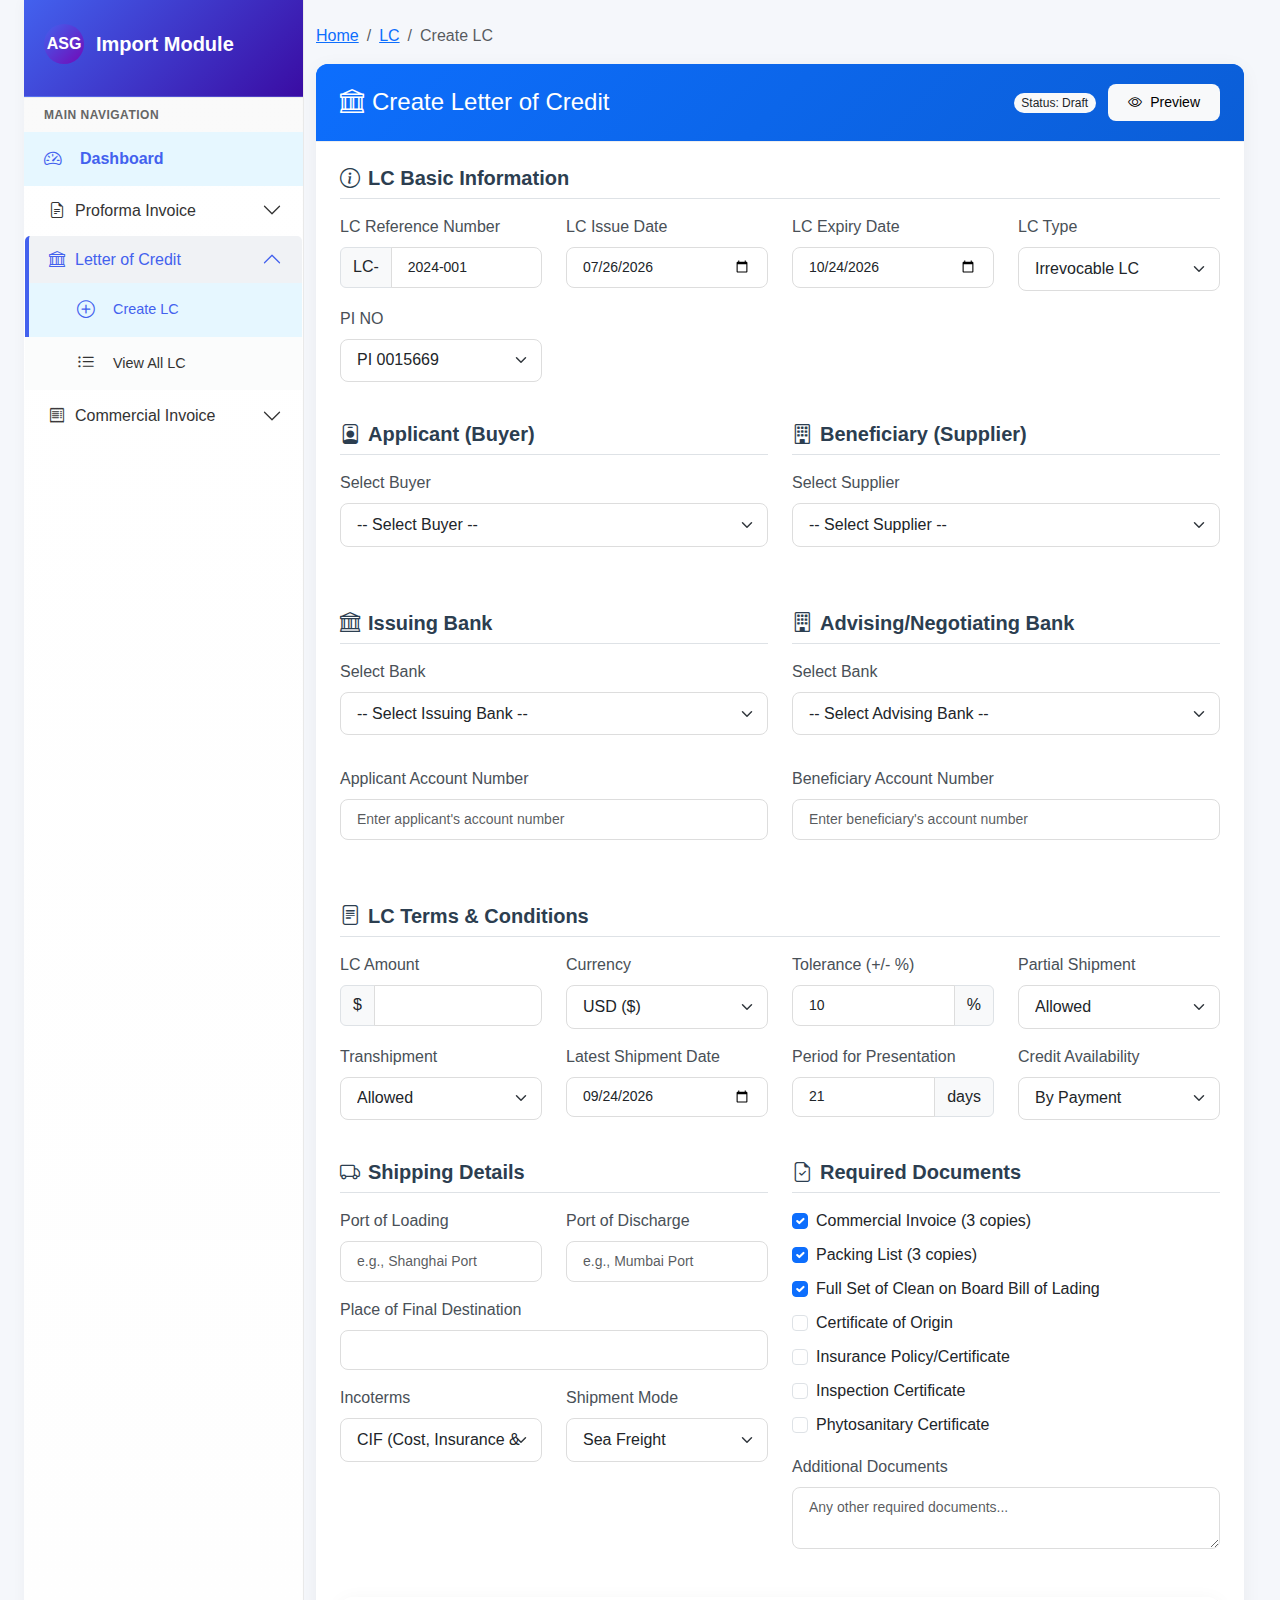
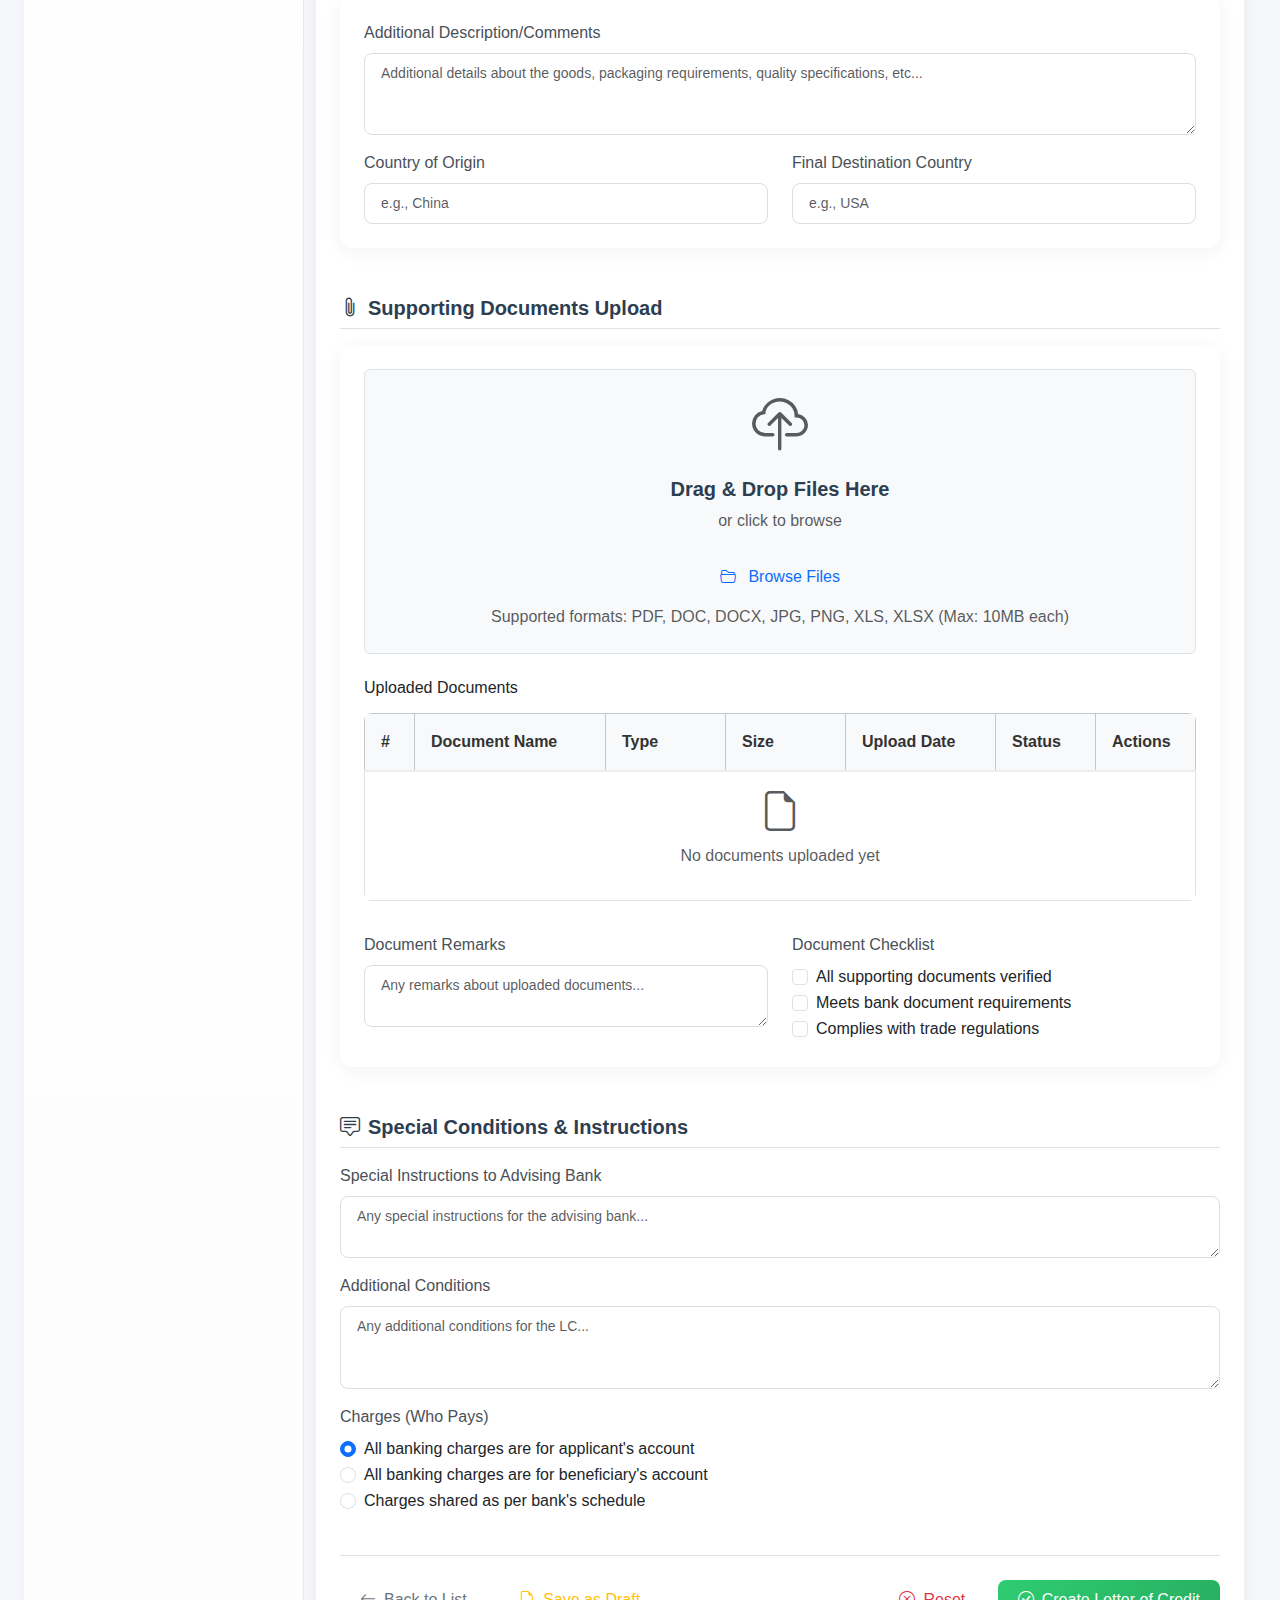
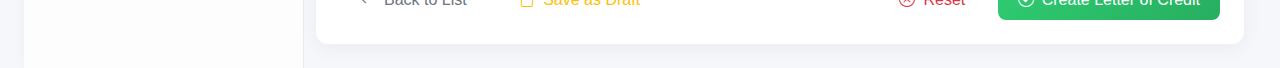
<file: pages/lc-create.html>
<!doctype html>
<html lang="en">
  <head>
    <meta charset="UTF-8" />
    <meta name="viewport" content="width=device-width, initial-scale=1.0" />
    <title>Create PI - Commercial Import Module</title>
    <link
      href="https://cdn.jsdelivr.net/npm/bootstrap@5.3.0-alpha1/dist/css/bootstrap.min.css"
      rel="stylesheet"
    />
    <link
      rel="stylesheet"
      href="https://cdn.jsdelivr.net/npm/bootstrap-icons@1.8.1/font/bootstrap-icons.css"
    />
    <link rel="stylesheet" href="../css/style.css" />
  </head>

  <body>
    <div class="d-flex p-4 pt-0 pb-0" id="wrapper">
      <!-- Sidebar (same as index.html) -->
      <div class="sidebar-wrapper" id="sidebar-wrapper" style="width: 280px">
        <div class="sidebar-heading text-white">
          <div class="d-flex align-items-center mb-2">
            <div class="user-avatar">ASG</div>
            <div>
              <h4 class="mb-0">Import Module</h4>
            </div>
          </div>
        </div>

        <div class="list-group list-group-flush">
          <!-- Main Navigation -->
          <div class="category-label mt-0">MAIN NAVIGATION</div>

          <a
            href="../index.html"
            class="list-group-item list-group-item-action active"
          >
            <i class="bi bi-speedometer2"></i>Dashboard
          </a>

          <!-- PI Section -->
          <div class="accordion" id="piAccordion">
            <div class="accordion-item">
              <h2 class="accordion-header">
                <button
                  class="accordion-button collapsed"
                  type="button"
                  data-bs-toggle="collapse"
                  data-bs-target="#piCollapse"
                >
                  <i class="bi bi-file-earmark-text"></i>Proforma Invoice
                </button>
              </h2>
              <div
                id="piCollapse"
                class="accordion-collapse collapse"
                data-bs-parent="#piAccordion"
              >
                <div class="accordion-body">
                  <a
                    href="./pi-create.html"
                    class="list-group-item list-group-item-action"
                  >
                    <i class="bi bi-plus-circle"></i>Create PI
                  </a>
                  <a
                    href="./pi-view.html"
                    class="list-group-item list-group-item-action"
                  >
                    <i class="bi bi-list-ul"></i>View All PI
                  </a>
                </div>
              </div>
            </div>
          </div>

          <!-- LC Section -->
          <div class="accordion" id="lcAccordion">
            <div class="accordion-item">
              <h2 class="accordion-header">
                <button
                  class="accordion-button collapsed"
                  type="button"
                  data-bs-toggle="collapse"
                  data-bs-target="#lcCollapse"
                >
                  <i class="bi bi-bank"></i>Letter of Credit
                </button>
              </h2>
              <div
                id="lcCollapse"
                class="accordion-collapse collapse"
                data-bs-parent="#lcAccordion"
              >
                <div class="accordion-body">
                  <a
                    href="./lc-create.html"
                    class="list-group-item list-group-item-action active"
                  >
                    <i class="bi bi-plus-circle"></i>Create LC
                  </a>
                  <a
                    href="./lc-view.html"
                    class="list-group-item list-group-item-action"
                  >
                    <i class="bi bi-list-ul"></i>View All LC
                  </a>
                </div>
              </div>
            </div>
          </div>

                    <!-- CI Section -->
          <div class="accordion" id="ciAccordion">
            <div class="accordion-item">
              <h2 class="accordion-header">
                <button
                  class="accordion-button collapsed"
                  type="button"
                  data-bs-toggle="collapse"
                  data-bs-target="#ciCollapse"
                >
                  <i class="bi bi-receipt"></i>Commercial Invoice
                </button>
              </h2>
              <div
                id="ciCollapse"
                class="accordion-collapse collapse"
                data-bs-parent="#ciAccordion"
              >
                <div class="accordion-body">
                  <a
                    href="./cl-create.html"
                    class="list-group-item list-group-item-action"
                  >
                    <i class="bi bi-plus-circle"></i>Create CI
                  </a>
                  <a
                    href="ci-view.html"
                    class="list-group-item list-group-item-action"
                  >
                    <i class="bi bi-list-ul"></i>View All CI
                  </a>
                  <!-- <a href="#" class="list-group-item list-group-item-action">
                    <i class="bi bi-currency-exchange"></i>CI Reports
                  </a> -->
                </div>
              </div>
            </div>
          </div>

        </div>
      </div>
      <!-- Page Content -->
      <div id="page-content-wrapper" style="flex: 1">
        <!-- Main Content -->
        <div class="container mt-4">
          <nav aria-label="breadcrumb">
            <ol class="breadcrumb">
              <li class="breadcrumb-item"><a href="../index.html">Home</a></li>
              <li class="breadcrumb-item"><a href="lc-view.html">LC</a></li>
              <li class="breadcrumb-item active">Create LC</li>
            </ol>
          </nav>

          <div class="card">
            <div
              class="card-header bg-primary text-white d-flex justify-content-between align-items-center"
            >
              <h4 class="mb-0">
                <i class="bi bi-bank me-2"></i>Create Letter of Credit
              </h4>
              <div>
                <span class="badge bg-light text-dark me-2">Status: Draft</span>
                <button
                  type="button"
                  class="btn btn-light btn-sm"
                  id="previewLCBtn"
                >
                  <i class="bi bi-eye me-1"></i> Preview
                </button>
              </div>
            </div>
            <div class="card-body">
              <form id="lcForm">
                <!-- Basic LC Information -->
                <div class="row mb-4">
                  <div class="col-md-12">
                    <h5 class="border-bottom pb-2 mb-3">
                      <i class="bi bi-info-circle me-2"></i>LC Basic Information
                    </h5>
                  </div>

                  <div class="col-md-3 mb-3">
                    <label class="form-label">LC Reference Number</label>
                    <div class="input-group">
                      <span class="input-group-text bg-light">LC-</span>
                      <input
                        type="text"
                        class="form-control form-control-sm"
                        id="lcNumber"
                        value="2024-001"
                        readonly
                      />
                    </div>
                  </div>

                  <div class="col-md-3 mb-3">
                    <label class="form-label">LC Issue Date</label>
                    <input
                      type="date"
                      class="form-control form-control-sm"
                      id="issueDate"
                      required
                    />
                  </div>

                  <div class="col-md-3 mb-3">
                    <label class="form-label">LC Expiry Date</label>
                    <input
                      type="date"
                      class="form-control form-control-sm"
                      id="expiryDate"
                      required
                    />
                  </div>

                  <div class="col-md-3 mb-3">
                    <label class="form-label">LC Type</label>
                    <select class="form-select" id="lcType" required>
                      <option value="SIGHT">Sight LC</option>
                      <option value="USANCE">
                        Usance LC (Deferred Payment)
                      </option>
                      <option value="REVOCABLE">Revocable LC</option>
                      <option value="IRREVOCABLE" selected>
                        Irrevocable LC
                      </option>
                      <option value="CONFIRMED">Confirmed LC</option>
                      <option value="TRANSFERABLE">Transferable LC</option>
                      <option value="STANDBY">Standby LC</option>
                    </select>
                  </div>
                  <div class="col-md-3 mb-3">
                    <label class="form-label">PI NO</label>
                    <select class="form-select" id="lcType" required>
                      <option value="SIGHT">Sight LC</option>
                      <option value="USANCE">
                        PI 001568
                      </option>
                      <option value="REVOCABLE">PI 055896</option>
                      <option value="IRREVOCABLE" selected>
                        PI 0015669
                      </option>
                      <option value="CONFIRMED">PI as8d546</option>
                      <option value="TRANSFERABLE">PI 057966</option>
                      <option value="STANDBY">PI h5699</option>
                    </select>
                  </div>
                </div>

                <!-- Parties Involved -->
                <div class="row mb-4">
                  <div class="col-md-6 mb-4">
                    <h5 class="border-bottom pb-2 mb-3">
                      <i class="bi bi-person-badge me-2"></i>Applicant (Buyer)
                    </h5>
                    <div class="row">
                      <div class="col-md-12 mb-3">
                        <label class="form-label">Select Buyer</label>
                        <select class="form-select" id="buyerSelect" required>
                          <option value="">-- Select Buyer --</option>
                          <option value="1">ABC Trading Company</option>
                          <option value="2">XYZ Importers Ltd</option>
                          <option value="3">Global Trade Solutions</option>
                          <option value="4">International Merchants</option>
                        </select>
                      </div>
                      <div class="col-md-12">
                        <div
                          id="buyerInfo"
                          class="card bg-light p-3"
                          style="display: none"
                        >
                          <div class="row">
                            <div class="col-md-6">
                              <small class="text-muted d-block"
                                >Company Name</small
                              >
                              <span id="buyerCompany">-</span>
                            </div>
                            <div class="col-md-6">
                              <small class="text-muted d-block"
                                >Contact Person</small
                              >
                              <span id="buyerContact">-</span>
                            </div>
                            <div class="col-md-6">
                              <small class="text-muted d-block">Address</small>
                              <span id="buyerAddress">-</span>
                            </div>
                            <div class="col-md-6">
                              <small class="text-muted d-block">Phone</small>
                              <span id="buyerPhone">-</span>
                            </div>
                          </div>
                        </div>
                      </div>
                    </div>
                  </div>

                  <div class="col-md-6 mb-4">
                    <h5 class="border-bottom pb-2 mb-3">
                      <i class="bi bi-building me-2"></i>Beneficiary (Supplier)
                    </h5>
                    <div class="row">
                      <div class="col-md-12 mb-3">
                        <label class="form-label">Select Supplier</label>
                        <select
                          class="form-select"
                          id="supplierSelect"
                          required
                        >
                          <option value="">-- Select Supplier --</option>
                          <option value="1">Global Tech Inc. (USA)</option>
                          <option value="2">
                            Euro Suppliers Ltd (Germany)
                          </option>
                          <option value="3">Asia Imports Co. (China)</option>
                        </select>
                      </div>
                      <div class="col-md-12">
                        <div
                          id="supplierInfo"
                          class="card bg-light p-3"
                          style="display: none"
                        >
                          <div class="row">
                            <div class="col-md-6">
                              <small class="text-muted d-block"
                                >Company Name</small
                              >
                              <span id="supplierCompany">-</span>
                            </div>
                            <div class="col-md-6">
                              <small class="text-muted d-block"
                                >Contact Person</small
                              >
                              <span id="supplierContact">-</span>
                            </div>
                            <div class="col-md-6">
                              <small class="text-muted d-block">Address</small>
                              <span id="supplierAddress">-</span>
                            </div>
                            <div class="col-md-6">
                              <small class="text-muted d-block">Phone</small>
                              <span id="supplierPhone">-</span>
                            </div>
                          </div>
                        </div>
                      </div>
                    </div>
                  </div>
                </div>

                <!-- Banking Information -->
                <div class="row mb-4">
                  <div class="col-md-6 mb-4">
                    <h5 class="border-bottom pb-2 mb-3">
                      <i class="bi bi-bank me-2"></i>Issuing Bank
                    </h5>
                    <div class="row">
                      <div class="col-md-12 mb-3">
                        <label class="form-label">Select Bank</label>
                        <select
                          class="form-select"
                          id="issuingBankSelect"
                          required
                        >
                          <option value="">-- Select Issuing Bank --</option>
                          <option value="HSBC">HSBC Bank</option>
                          <option value="CITI">Citibank</option>
                          <option value="STANDARD">
                            Standard Chartered Bank
                          </option>
                          <option value="DEUTSCHE">Deutsche Bank</option>
                          <option value="BNP">BNP Paribas</option>
                          <option value="OTHER">Other Bank</option>
                        </select>
                      </div>
                      <div class="col-md-12">
                        <div
                          id="issuingBankInfo"
                          class="card bg-light p-3"
                          style="display: none"
                        >
                          <div class="row">
                            <div class="col-md-6">
                              <small class="text-muted d-block"
                                >Bank Name</small
                              >
                              <span id="issuingBankName">-</span>
                            </div>
                            <div class="col-md-6">
                              <small class="text-muted d-block"
                                >Swift Code</small
                              >
                              <span id="issuingBankSwift">-</span>
                            </div>
                            <div class="col-md-12">
                              <small class="text-muted d-block"
                                >Bank Address</small
                              >
                              <span id="issuingBankAddress">-</span>
                            </div>
                            <div class="col-md-6">
                              <small class="text-muted d-block">Phone</small>
                              <span id="issuingBankPhone">-</span>
                            </div>
                            <div class="col-md-6">
                              <small class="text-muted d-block">Email</small>
                              <span id="issuingBankEmail">-</span>
                            </div>
                          </div>
                        </div>
                      </div>
                    </div>
                    <div class="row mt-3">
                      <div class="col-md-12 mb-3">
                        <label class="form-label"
                          >Applicant Account Number</label
                        >
                        <input
                          type="text"
                          class="form-control form-control-sm"
                          id="issuingBankAccount"
                          placeholder="Enter applicant's account number"
                          required
                        />
                      </div>
                    </div>
                  </div>

                  <div class="col-md-6 mb-4">
                    <h5 class="border-bottom pb-2 mb-3">
                      <i class="bi bi-building me-2"></i>Advising/Negotiating
                      Bank
                    </h5>
                    <div class="row">
                      <div class="col-md-12 mb-3">
                        <label class="form-label">Select Bank</label>
                        <select
                          class="form-select"
                          id="advisingBankSelect"
                          required
                        >
                          <option value="">-- Select Advising Bank --</option>
                          <option value="DBS">DBS Bank</option>
                          <option value="UOB">UOB Bank</option>
                          <option value="OCBC">OCBC Bank</option>
                          <option value="ICICI">ICICI Bank</option>
                          <option value="HDFC">HDFC Bank</option>
                          <option value="BANKCOMM">
                            Bank of Communications
                          </option>
                          <option value="OTHER">Other Bank</option>
                        </select>
                      </div>
                      <div class="col-md-12">
                        <div
                          id="advisingBankInfo"
                          class="card bg-light p-3"
                          style="display: none"
                        >
                          <div class="row">
                            <div class="col-md-6">
                              <small class="text-muted d-block"
                                >Bank Name</small
                              >
                              <span id="advisingBankName">-</span>
                            </div>
                            <div class="col-md-6">
                              <small class="text-muted d-block"
                                >Swift Code</small
                              >
                              <span id="advisingBankSwift">-</span>
                            </div>
                            <div class="col-md-12">
                              <small class="text-muted d-block"
                                >Bank Address</small
                              >
                              <span id="advisingBankAddress">-</span>
                            </div>
                            <div class="col-md-6">
                              <small class="text-muted d-block">Phone</small>
                              <span id="advisingBankPhone">-</span>
                            </div>
                            <div class="col-md-6">
                              <small class="text-muted d-block">Email</small>
                              <span id="advisingBankEmail">-</span>
                            </div>
                          </div>
                        </div>
                      </div>
                    </div>
                    <div class="row mt-3">
                      <div class="col-md-12 mb-3">
                        <label class="form-label"
                          >Beneficiary Account Number</label
                        >
                        <input
                          type="text"
                          class="form-control form-control-sm"
                          id="beneficiaryAccount"
                          placeholder="Enter beneficiary's account number"
                          required
                        />
                      </div>
                    </div>
                  </div>
                </div>

                <!-- LC Terms & Conditions -->
                <div class="row mb-4">
                  <div class="col-md-12">
                    <h5 class="border-bottom pb-2 mb-3">
                      <i class="bi bi-file-text me-2"></i>LC Terms & Conditions
                    </h5>
                  </div>

                  <div class="col-md-3 mb-3">
                    <label class="form-label">LC Amount</label>
                    <div class="input-group">
                      <span class="input-group-text">$</span>
                      <input
                        type="number"
                        class="form-control form-control-sm"
                        id="lcAmount"
                        min="0"
                        step="0.01"
                        required
                      />
                    </div>
                  </div>

                  <div class="col-md-3 mb-3">
                    <label class="form-label">Currency</label>
                    <select class="form-select" id="currency" required>
                      <option value="USD" selected>USD ($)</option>
                      <option value="EUR">EUR (€)</option>
                      <option value="GBP">GBP (£)</option>
                      <option value="JPY">JPY (¥)</option>
                      <option value="CNY">CNY (¥)</option>
                    </select>
                  </div>

                  <div class="col-md-3 mb-3">
                    <label class="form-label">Tolerance (+/- %)</label>
                    <div class="input-group">
                      <input
                        type="number"
                        class="form-control form-control-sm"
                        id="tolerance"
                        value="10"
                        min="0"
                        max="100"
                      />
                      <span class="input-group-text">%</span>
                    </div>
                  </div>

                  <div class="col-md-3 mb-3">
                    <label class="form-label">Partial Shipment</label>
                    <select class="form-select" id="partialShipment" required>
                      <option value="ALLOWED">Allowed</option>
                      <option value="NOT_ALLOWED">Not Allowed</option>
                      <option value="CONDITIONAL">Conditional</option>
                    </select>
                  </div>

                  <div class="col-md-3 mb-3">
                    <label class="form-label">Transhipment</label>
                    <select class="form-select" id="transhipment" required>
                      <option value="ALLOWED">Allowed</option>
                      <option value="NOT_ALLOWED">Not Allowed</option>
                    </select>
                  </div>

                  <div class="col-md-3 mb-3">
                    <label class="form-label">Latest Shipment Date</label>
                    <input
                      type="date"
                      class="form-control form-control-sm"
                      id="latestShipmentDate"
                      required
                    />
                  </div>

                  <div class="col-md-3 mb-3">
                    <label class="form-label">Period for Presentation</label>
                    <div class="input-group">
                      <input
                        type="number"
                        class="form-control form-control-sm"
                        id="presentationDays"
                        value="21"
                        min="1"
                        max="60"
                      />
                      <span class="input-group-text">days</span>
                    </div>
                  </div>

                  <div class="col-md-3 mb-3">
                    <label class="form-label">Credit Availability</label>
                    <select
                      class="form-select"
                      id="creditAvailability"
                      required
                    >
                      <option value="BY_PAYMENT">By Payment</option>
                      <option value="BY_DEFERRED_PAYMENT">
                        By Deferred Payment
                      </option>
                      <option value="BY_ACCEPTANCE">By Acceptance</option>
                      <option value="BY_NEGOTIATION">By Negotiation</option>
                    </select>
                  </div>
                </div>

                <!-- Shipping & Delivery Terms -->
                <div class="row mb-4">
                  <div class="col-md-6 mb-4">
                    <h5 class="border-bottom pb-2 mb-3">
                      <i class="bi bi-truck me-2"></i>Shipping Details
                    </h5>
                    <div class="row">
                      <div class="col-md-6 mb-3">
                        <label class="form-label">Port of Loading</label>
                        <input
                          type="text"
                          class="form-control form-control-sm"
                          id="portLoading"
                          placeholder="e.g., Shanghai Port"
                          required
                        />
                      </div>
                      <div class="col-md-6 mb-3">
                        <label class="form-label">Port of Discharge</label>
                        <input
                          type="text"
                          class="form-control form-control-sm"
                          id="portDischarge"
                          placeholder="e.g., Mumbai Port"
                          required
                        />
                      </div>
                      <div class="col-md-12 mb-3">
                        <label class="form-label"
                          >Place of Final Destination</label
                        >
                        <input
                          type="text"
                          class="form-control form-control-sm"
                          id="finalDestination"
                          required
                        />
                      </div>
                      <div class="col-md-6 mb-3">
                        <label class="form-label">Incoterms</label>
                        <select class="form-select" id="incoterms" required>
                          <option value="FOB">FOB (Free On Board)</option>
                          <option value="CIF" selected>
                            CIF (Cost, Insurance & Freight)
                          </option>
                          <option value="CFR">CFR (Cost and Freight)</option>
                          <option value="EXW">EXW (Ex Works)</option>
                          <option value="DAP">DAP (Delivered At Place)</option>
                          <option value="DDP">DDP (Delivered Duty Paid)</option>
                        </select>
                      </div>
                      <div class="col-md-6 mb-3">
                        <label class="form-label">Shipment Mode</label>
                        <select class="form-select" id="shipmentMode" required>
                          <option value="SEA" selected>Sea Freight</option>
                          <option value="AIR">Air Freight</option>
                          <option value="LAND">Land Transport</option>
                          <option value="MULTIMODAL">Multimodal</option>
                        </select>
                      </div>
                    </div>
                  </div>

                  <div class="col-md-6 mb-4">
                    <h5 class="border-bottom pb-2 mb-3">
                      <i class="bi bi-file-earmark-check me-2"></i>Required
                      Documents
                    </h5>
                    <div class="row document-list">
                      <div class="col-md-12 mb-2">
                        <div class="form-check">
                          <input
                            class="form-check-input"
                            type="checkbox"
                            id="docCommercialInvoice"
                            checked
                          />
                          <label
                            class="form-check-label"
                            for="docCommercialInvoice"
                          >
                            Commercial Invoice (3 copies)
                          </label>
                        </div>
                      </div>
                      <div class="col-md-12 mb-2">
                        <div class="form-check">
                          <input
                            class="form-check-input"
                            type="checkbox"
                            id="docPackingList"
                            checked
                          />
                          <label class="form-check-label" for="docPackingList">
                            Packing List (3 copies)
                          </label>
                        </div>
                      </div>
                      <div class="col-md-12 mb-2">
                        <div class="form-check">
                          <input
                            class="form-check-input"
                            type="checkbox"
                            id="docBillOfLading"
                            checked
                          />
                          <label class="form-check-label" for="docBillOfLading">
                            Full Set of Clean on Board Bill of Lading
                          </label>
                        </div>
                      </div>
                      <div class="col-md-12 mb-2">
                        <div class="form-check">
                          <input
                            class="form-check-input"
                            type="checkbox"
                            id="docCertificateOfOrigin"
                          />
                          <label
                            class="form-check-label"
                            for="docCertificateOfOrigin"
                          >
                            Certificate of Origin
                          </label>
                        </div>
                      </div>
                      <div class="col-md-12 mb-2">
                        <div class="form-check">
                          <input
                            class="form-check-input"
                            type="checkbox"
                            id="docInsurancePolicy"
                          />
                          <label
                            class="form-check-label"
                            for="docInsurancePolicy"
                          >
                            Insurance Policy/Certificate
                          </label>
                        </div>
                      </div>
                      <div class="col-md-12 mb-2">
                        <div class="form-check">
                          <input
                            class="form-check-input"
                            type="checkbox"
                            id="docInspectionCertificate"
                          />
                          <label
                            class="form-check-label"
                            for="docInspectionCertificate"
                          >
                            Inspection Certificate
                          </label>
                        </div>
                      </div>
                      <div class="col-md-12 mb-2">
                        <div class="form-check">
                          <input
                            class="form-check-input"
                            type="checkbox"
                            id="docPhytosanitaryCertificate"
                          />
                          <label
                            class="form-check-label"
                            for="docPhytosanitaryCertificate"
                          >
                            Phytosanitary Certificate
                          </label>
                        </div>
                      </div>
                      <div class="col-md-12">
                        <label class="form-label mt-2"
                          >Additional Documents</label
                        >
                        <textarea
                          class="form-control form-control-sm"
                          id="additionalDocuments"
                          rows="2"
                          placeholder="Any other required documents..."
                        ></textarea>
                      </div>
                    </div>
                  </div>
                </div>

                <!-- Description of Goods -->
                <div class="row mb-4">
                  <div class="col-md-12">
                    <!-- <h5
                      class="border-bottom pb-2 mb-3 d-flex justify-content-between align-items-center"
                    >
                      <span
                        ><i class="bi bi-box-seam me-2"></i>Description of
                        Goods</span
                      >
                      <div>
                        <button
                          type="button"
                          class="btn btn-primary btn-sm me-2"
                          id="loadSampleData"
                        >
                          <i class="bi bi-upload me-1"></i> Load Sample Data
                        </button>
                        <button
                          type="button"
                          class="btn btn-outline-secondary btn-sm"
                          id="clearGoods"
                        >
                          <i class="bi bi-trash me-1"></i> Clear
                        </button>
                      </div>
                    </h5> -->
                    <div class="card">
                      <div class="card-body">
                        <!-- <div class="row g-3 mb-3">
                          <div class="col-md-8">
                            <div class="input-group">
                              <span class="input-group-text">
                                <i class="bi bi-link"></i>
                              </span>
                              <input
                                type="text"
                                class="form-control form-control-sm"
                                id="piReference"
                                placeholder="Link to Proforma Invoice (PI Number)"
                              />
                              <button
                                class="btn btn-outline-primary"
                                type="button"
                                id="searchPI"
                              >
                                <i class="bi bi-search"></i> Search PI
                              </button>
                            </div>
                          </div>
                          <div class="col-md-4">
                            <div class="input-group">
                              <span class="input-group-text">
                                <i class="bi bi-calculator"></i>
                              </span>
                              <input
                                type="number"
                                class="form-control form-control-sm"
                                id="addQuantity"
                                placeholder="Add quantity"
                                min="1"
                                value="1"
                              />
                              <button
                                class="btn btn-outline-success"
                                type="button"
                                id="addGoodsRow"
                              >
                                <i class="bi bi-plus-circle"></i> Add Row
                              </button>
                            </div>
                          </div>
                        </div> -->

                        <!-- <div class="table-responsive mb-3">
                          <table class="table table-bordered table-hover">
                            <thead class="table-light">
                              <tr>
                                <th width="50">#</th>
                                <th>Description of Goods</th>
                                <th width="100">HS Code</th>
                                <th width="120">Quantity</th>
                                <th width="150">Unit Price</th>
                                <th width="150">Total Amount</th>
                                <th width="80">Actions</th>
                              </tr>
                            </thead>
                            <tbody id="goodsDescription">
                              <tr id="noGoodsRow">
                                <td
                                  colspan="7"
                                  class="text-center text-muted py-4"
                                >
                                  <div class="mb-3">
                                    <i
                                      class="bi bi-box display-6 d-block mb-2"
                                    ></i>
                                    <h5>No goods description added</h5>
                                    <p class="mb-3">
                                      Link to a Proforma Invoice or add goods
                                      manually
                                    </p>
                                    <button
                                      type="button"
                                      class="btn btn-outline-primary"
                                      id="quickAddElectronics"
                                    >
                                      <i class="bi bi-laptop me-1"></i> Add
                                      Electronics Sample
                                    </button>
                                    <button
                                      type="button"
                                      class="btn btn-outline-success ms-2"
                                      id="quickAddTextiles"
                                    >
                                      <i class="bi bi-basket me-1"></i> Add
                                      Textiles Sample
                                    </button>
                                  </div>
                                </td>
                              </tr>
                            </tbody>
                            <tfoot class="table-secondary">
                              <tr>
                                <td colspan="5" class="text-end fw-bold">
                                  Subtotal:
                                </td>
                                <td id="goodsSubtotal" class="fw-bold">
                                  $0.00
                                </td>
                                <td></td>
                              </tr>
                              <tr>
                                <td colspan="5" class="text-end">
                                  Shipping & Insurance:
                                </td>
                                <td>
                                  <div class="input-group input-group-sm">
                                    <span class="input-group-text">$</span>
                                    <input
                                      type="number"
                                      class="form-control form-control-sm"
                                      id="shippingInsurance"
                                      value="0"
                                      min="0"
                                      step="0.01"
                                    />
                                  </div>
                                </td>
                                <td></td>
                              </tr>
                              <tr class="table-primary">
                                <td colspan="5" class="text-end fw-bold fs-5">
                                  Total LC Amount:
                                </td>
                                <td id="totalLCAmount" class="fw-bold fs-5">
                                  $0.00
                                </td>
                                <td></td>
                              </tr>
                            </tfoot>
                          </table>
                        </div> -->

                        <div class="row">
                          <div class="col-md-12 mb-3">
                            <label class="form-label"
                              >Additional Description/Comments</label
                            >
                            <textarea
                              class="form-control form-control-sm"
                              id="manualDescription"
                              rows="3"
                              placeholder="Additional details about the goods, packaging requirements, quality specifications, etc..."
                            ></textarea>
                          </div>
                          <div class="col-md-6">
                            <label class="form-label">Country of Origin</label>
                            <input
                              type="text"
                              class="form-control form-control-sm"
                              id="countryOfOrigin"
                              placeholder="e.g., China"
                            />
                          </div>
                          <div class="col-md-6">
                            <label class="form-label"
                              >Final Destination Country</label
                            >
                            <input
                              type="text"
                              class="form-control form-control-sm"
                              id="destinationCountry"
                              placeholder="e.g., USA"
                            />
                          </div>
                        </div>
                      </div>
                    </div>
                  </div>
                </div>

                <!-- Supporting Documents Upload -->
                <div class="row mb-4">
                  <div class="col-md-12">
                    <h5 class="border-bottom pb-2 mb-3">
                      <i class="bi bi-paperclip me-2"></i>Supporting Documents
                      Upload
                    </h5>
                    <div class="card">
                      <div class="card-body">
                        <div class="row">
                          <div class="col-md-12 mb-4">
                            <div
                              class="dropzone p-4 border rounded text-center"
                              id="documentDropzone"
                            >
                              <i
                                class="bi bi-cloud-upload display-4 text-muted d-block mb-3"
                              ></i>
                              <h5>Drag & Drop Files Here</h5>
                              <p class="text-muted">or click to browse</p>
                              <input
                                type="file"
                                class="d-none"
                                id="fileInput"
                                multiple
                                accept=".pdf,.doc,.docx,.jpg,.jpeg,.png,.xls,.xlsx"
                              />
                              <button
                                type="button"
                                class="btn btn-outline-primary mt-2"
                                id="browseFiles"
                              >
                                <i class="bi bi-folder2-open me-2"></i> Browse
                                Files
                              </button>
                              <p class="text-muted mt-2 mb-0">
                                Supported formats: PDF, DOC, DOCX, JPG, PNG,
                                XLS, XLSX (Max: 10MB each)
                              </p>
                            </div>
                          </div>

                          <div class="col-md-12">
                            <h6 class="mb-3">Uploaded Documents</h6>
                            <div class="table-responsive">
                              <table
                                class="table table-bordered"
                                id="uploadedDocuments"
                              >
                                <thead class="table-light">
                                  <tr>
                                    <th width="50">#</th>
                                    <th>Document Name</th>
                                    <th width="120">Type</th>
                                    <th width="120">Size</th>
                                    <th width="150">Upload Date</th>
                                    <th width="100">Status</th>
                                    <th width="100">Actions</th>
                                  </tr>
                                </thead>
                                <tbody id="documentsList">
                                  <tr id="noDocumentsRow">
                                    <td
                                      colspan="7"
                                      class="text-center text-muted py-3"
                                    >
                                      <i
                                        class="bi bi-file-earmark display-6 d-block mb-2"
                                      ></i>
                                      <p>No documents uploaded yet</p>
                                    </td>
                                  </tr>
                                </tbody>
                              </table>
                            </div>

                            <div class="mt-3">
                              <div class="row">
                                <div class="col-md-6">
                                  <label class="form-label"
                                    >Document Remarks</label
                                  >
                                  <textarea
                                    class="form-control form-control-sm"
                                    id="documentRemarks"
                                    rows="2"
                                    placeholder="Any remarks about uploaded documents..."
                                  ></textarea>
                                </div>
                                <div class="col-md-6">
                                  <label class="form-label"
                                    >Document Checklist</label
                                  >
                                  <div class="form-check">
                                    <input
                                      class="form-check-input"
                                      type="checkbox"
                                      id="checkAllVerified"
                                    />
                                    <label
                                      class="form-check-label"
                                      for="checkAllVerified"
                                    >
                                      All supporting documents verified
                                    </label>
                                  </div>
                                  <div class="form-check">
                                    <input
                                      class="form-check-input"
                                      type="checkbox"
                                      id="checkBankRequirements"
                                    />
                                    <label
                                      class="form-check-label"
                                      for="checkBankRequirements"
                                    >
                                      Meets bank document requirements
                                    </label>
                                  </div>
                                  <div class="form-check">
                                    <input
                                      class="form-check-input"
                                      type="checkbox"
                                      id="checkLegalCompliance"
                                    />
                                    <label
                                      class="form-check-label"
                                      for="checkLegalCompliance"
                                    >
                                      Complies with trade regulations
                                    </label>
                                  </div>
                                </div>
                              </div>
                            </div>
                          </div>
                        </div>
                      </div>
                    </div>
                  </div>
                </div>

                <!-- Special Conditions -->
                <div class="row mb-4">
                  <div class="col-md-12">
                    <h5 class="border-bottom pb-2 mb-3">
                      <i class="bi bi-chat-square-text me-2"></i>Special
                      Conditions & Instructions
                    </h5>
                    <div class="row">
                      <div class="col-md-12 mb-3">
                        <label class="form-label"
                          >Special Instructions to Advising Bank</label
                        >
                        <textarea
                          class="form-control form-control-sm"
                          id="advisingBankInstructions"
                          rows="2"
                          placeholder="Any special instructions for the advising bank..."
                        ></textarea>
                      </div>
                      <div class="col-md-12 mb-3">
                        <label class="form-label">Additional Conditions</label>
                        <textarea
                          class="form-control form-control-sm"
                          id="additionalConditions"
                          rows="3"
                          placeholder="Any additional conditions for the LC..."
                        ></textarea>
                      </div>
                      <div class="col-md-12 mb-3">
                        <label class="form-label">Charges (Who Pays)</label>
                        <div class="form-check">
                          <input
                            class="form-check-input"
                            type="radio"
                            name="charges"
                            id="chargesApplicant"
                            checked
                          />
                          <label
                            class="form-check-label"
                            for="chargesApplicant"
                          >
                            All banking charges are for applicant's account
                          </label>
                        </div>
                        <div class="form-check">
                          <input
                            class="form-check-input"
                            type="radio"
                            name="charges"
                            id="chargesBeneficiary"
                          />
                          <label
                            class="form-check-label"
                            for="chargesBeneficiary"
                          >
                            All banking charges are for beneficiary's account
                          </label>
                        </div>
                        <div class="form-check">
                          <input
                            class="form-check-input"
                            type="radio"
                            name="charges"
                            id="chargesShared"
                          />
                          <label class="form-check-label" for="chargesShared">
                            Charges shared as per bank's schedule
                          </label>
                        </div>
                      </div>
                    </div>
                  </div>
                </div>

                <!-- Action Buttons -->
                <div
                  class="d-flex justify-content-between align-items-center border-top pt-4"
                >
                  <div>
                    <a href="lc-view.html" class="btn btn-outline-secondary">
                      <i class="bi bi-arrow-left me-2"></i>Back to List
                    </a>
                    <button
                      type="button"
                      class="btn btn-outline-warning ms-2"
                      id="saveDraftBtn"
                    >
                      <i class="bi bi-file-earmark me-2"></i>Save as Draft
                    </button>
                  </div>
                  <div>
                    <button
                      type="button"
                      class="btn btn-outline-danger me-2"
                      id="resetBtn"
                    >
                      <i class="bi bi-x-circle me-2"></i>Reset
                    </button>
                    <button
                      type="submit"
                      class="btn btn-success"
                      id="submitBtn"
                    >
                      <i class="bi bi-check-circle me-2"></i>Create Letter of
                      Credit
                    </button>
                  </div>
                </div>
              </form>
            </div>
          </div>
        </div>

        <!-- Footer (same as index.html) -->
      </div>
    </div>

    <script src="https://cdn.jsdelivr.net/npm/bootstrap@5.3.0-alpha1/dist/js/bootstrap.bundle.min.js"></script>
    <script src="../js/script.js"></script>

    <style>
    /* Custom styles for LC page */
    .card-header {
        background: linear-gradient(135deg, #0d6efd 0%, #0b5ed7 100%);
    }
    
    h5 {
        color: #2c3e50;
        font-weight: 600;
    }
    
    .form-label {
        font-weight: 500;
        color: #495057;
        margin-bottom: 0.5rem;
    }
    
    .table th {
        font-weight: 600;
        background-color: #f8f9fa;
    }
    
    .form-control form-control-sm:focus, .form-select:focus {
        border-color: #86b7fe;
        box-shadow: 0 0 0 0.25rem rgba(13, 110, 253, 0.25);
    }
    
    .form-check-input:checked {
        background-color: #0d6efd;
        border-color: #0d6efd;
    }
    
    .input-group-text {
        background-color: #f8f9fa;
    }
    
    #noGoodsRow, #noDocumentsRow {
        background-color: #f8f9fa;
    }
    
    .badge {
        font-size: 0.75em;
        padding: 0.35em 0.65em;
    }
    
    /* Bank info cards */
    .bank-info-card {
        background-color: #f8f9fa;
        border-left: 4px solid #0d6efd;
        transition: all 0.3s ease;
    }
    
    .bank-info-card:hover {
        background-color: #e7f1ff;
    }
    
    /* Document dropzone */
    .dropzone {
        background-color: #f8f9fa;
        border: 2px dashed #dee2e6;
        border-radius: 0.5rem;
        cursor: pointer;
        transition: all 0.3s ease;
    }
    
    .dropzone:hover {
        background-color: #e7f1ff;
        border-color: #86b7fe;
    }
    
    .dropzone.dragover {
        background-color: #cfe2ff;
        border-color: #0d6efd;
    }
    
    /* Document status badges */
    .status-badge {
        font-size: 0.75rem;
        padding: 0.25rem 0.5rem;
        border-radius: 0.25rem;
    }
    
    .status-uploaded {
        background-color: #d1e7dd;
        color: #0f5132;
    }
    
    .status-pending {
        background-color: #fff3cd;
        color: #856404;
    }
    
    .status-processing {
        background-color: #cff4fc;
        color: #055160;
    }
    
    /* Interactive goods table */
    .goods-table tbody tr:hover {
        background-color: rgba(13, 110, 253, 0.05);
    }
    
    /* Quick action buttons */
    .quick-action-btn {
        transition: all 0.2s ease;
    }
    
    .quick-action-btn:hover {
        transform: translateY(-2px);
        box-shadow: 0 4px 8px rgba(0,0,0,0.1);
    }
    
    /* Responsive adjustments */
    @media (max-width: 768px) {
        .card-body {
            padding: 1rem;
        }
        
        .btn {
            width: 100%;
            margin-bottom: 0.5rem;
        }
        
        .d-flex.justify-content-between {
            flex-direction: column;
            gap: 1rem;
        }
        
        .table-responsive {
            font-size: 0.875rem;
        }
    }
    
    /* Animation for new rows */
    @keyframes fadeIn {
        from { opacity: 0; transform: translateY(-10px); }
        to { opacity: 1; transform: translateY(0); }
    }
    
    .fade-in {
        animation: fadeIn 0.3s ease-in;
    }
</style>

<script>
    // Sample data
    const buyers = {
        1: {
            company: 'ABC Trading Company',
            contact: 'John Smith',
            address: '123 Business Ave, New York, NY 10001, USA',
            phone: '+1-212-555-0123'
        },
        2: {
            company: 'XYZ Importers Ltd',
            contact: 'Robert Johnson',
            address: '456 Trade Street, London EC1A 1BB, UK',
            phone: '+44-20-7123-4567'
        },
        3: {
            company: 'Global Trade Solutions',
            contact: 'Maria Garcia',
            address: '789 Commerce Blvd, Dubai, UAE',
            phone: '+971-4-123-4567'
        }
    };

    const suppliers = {
        1: {
            company: 'Global Tech Inc.',
            contact: 'Michael Chen',
            address: '123 Tech Street, Silicon Valley, CA 94000, USA',
            phone: '+1-650-555-0123'
        },
        2: {
            company: 'Euro Suppliers Ltd',
            contact: 'Hans Schmidt',
            address: 'Berliner Strasse 45, 10115 Berlin, Germany',
            phone: '+49-30-123456'
        },
        3: {
            company: 'Asia Imports Co.',
            contact: 'Li Wei',
            address: 'No. 88 Nanjing Road, Shanghai 200000, China',
            phone: '+86-21-87654321'
        }
    };

    // Bank data
    const banks = {
        // Issuing Banks (Buyer's Banks)
        HSBC: {
            name: 'HSBC Bank',
            swift: 'HSBCUS33',
            address: '452 Fifth Avenue, New York, NY 10018, USA',
            phone: '+1-212-525-5000',
            email: 'trade.finance.us@hsbc.com',
            type: 'issuing'
        },
        CITI: {
            name: 'Citibank',
            swift: 'CITIUS33',
            address: '399 Park Avenue, New York, NY 10043, USA',
            phone: '+1-212-559-1000',
            email: 'trade.services@citi.com',
            type: 'issuing'
        },
        STANDARD: {
            name: 'Standard Chartered Bank',
            swift: 'SCBLUS33',
            address: '1095 Avenue of the Americas, New York, NY 10036, USA',
            phone: '+1-212-667-0700',
            email: 'trade.ny@sc.com',
            type: 'issuing'
        },
        DEUTSCHE: {
            name: 'Deutsche Bank',
            swift: 'DEUTUS33',
            address: '60 Wall Street, New York, NY 10005, USA',
            phone: '+1-212-250-2500',
            email: 'trade.finance.ny@db.com',
            type: 'issuing'
        },
        BNP: {
            name: 'BNP Paribas',
            swift: 'BNPAUS33',
            address: '787 Seventh Avenue, New York, NY 10019, USA',
            phone: '+1-212-841-2000',
            email: 'trade.americas@bnpparibas.com',
            type: 'issuing'
        },
        
        // Advising Banks (Supplier's Banks)
        DBS: {
            name: 'DBS Bank',
            swift: 'DBSSSGSG',
            address: '12 Marina Boulevard, Marina Bay Financial Centre Tower 3, Singapore 018982',
            phone: '+65-6878-8888',
            email: 'trade@dbs.com',
            type: 'advising'
        },
        UOB: {
            name: 'United Overseas Bank',
            swift: 'UOVBSGSG',
            address: '80 Raffles Place, UOB Plaza 1, Singapore 048624',
            phone: '+65-6222-2121',
            email: 'trade.finance@uobgroup.com',
            type: 'advising'
        },
        OCBC: {
            name: 'OCBC Bank',
            swift: 'OCBCSGSG',
            address: '65 Chulia Street, OCBC Centre, Singapore 049513',
            phone: '+65-6363-3333',
            email: 'trade.services@ocbc.com',
            type: 'advising'
        },
        ICICI: {
            name: 'ICICI Bank',
            swift: 'ICICINBB',
            address: 'ICICI Bank Towers, Bandra-Kurla Complex, Mumbai 400051, India',
            phone: '+91-22-2653-1414',
            email: 'trade.services@icicibank.com',
            type: 'advising'
        },
        HDFC: {
            name: 'HDFC Bank',
            swift: 'HDFCINBB',
            address: 'HDFC Bank House, Senapati Bapat Marg, Lower Parel, Mumbai 400013, India',
            phone: '+91-22-6652-1000',
            email: 'trade@hdfcbank.com',
            type: 'advising'
        },
        BANKCOMM: {
            name: 'Bank of Communications',
            swift: 'COMMCNSH',
            address: 'No. 188, Yincheng Middle Road, Pudong New Area, Shanghai 200120, China',
            phone: '+86-21-5876-8888',
            email: 'trade.service@bankcomm.com',
            type: 'advising'
        },
        OTHER: {
            name: 'Other Bank',
            swift: '',
            address: '',
            phone: '',
            email: '',
            type: 'both'
        }
    };

    // Sample goods data
    const sampleGoods = {
        electronics: [
            { description: 'Laptop Computers - Model X1 Pro', hsCode: '84713000', quantity: 50, unitPrice: 850.00 },
            { description: 'Wireless Mechanical Keyboards', hsCode: '84716090', quantity: 100, unitPrice: 45.00 },
            { description: '24" LED Monitors - 4K Resolution', hsCode: '85285210', quantity: 75, unitPrice: 220.00 },
            { description: 'Bluetooth Wireless Headphones', hsCode: '85183000', quantity: 150, unitPrice: 120.00 }
        ],
        textiles: [
            { description: '100% Cotton Fabric Roll (White)', hsCode: '52081100', quantity: 200, unitPrice: 25.50 },
            { description: 'Textile Dyes - Red Color', hsCode: '32041600', quantity: 50, unitPrice: 12.75 },
            { description: 'Polyester Blend Fabric', hsCode: '54074200', quantity: 150, unitPrice: 18.25 },
            { description: 'Silk Embroidery Thread', hsCode: '50072000', quantity: 300, unitPrice: 8.50 }
        ],
        machinery: [
            { description: 'CNC Milling Machine - Model M200', hsCode: '84596100', quantity: 2, unitPrice: 12500.00 },
            { description: 'Industrial Hydraulic Press', hsCode: '84629100', quantity: 5, unitPrice: 8500.00 }
        ],
        chemicals: [
            { description: 'Industrial Chemical Compound - Grade A', hsCode: '38160000', quantity: 100, unitPrice: 85.75 },
            { description: 'Pharmaceutical Raw Materials', hsCode: '29379000', quantity: 50, unitPrice: 220.50 }
        ]
    };

    // Sample PI data
    const samplePIs = [
        {
            piNumber: 'PI-2024-001',
            goods: sampleGoods.electronics,
            total: 850.00 * 50 + 45.00 * 100 + 220.00 * 75 + 120.00 * 150
        },
        {
            piNumber: 'PI-2024-002',
            goods: sampleGoods.textiles,
            total: 25.50 * 200 + 12.75 * 50 + 18.25 * 150 + 8.50 * 300
        },
        {
            piNumber: 'PI-2024-003',
            goods: sampleGoods.machinery,
            total: 12500.00 * 2 + 8500.00 * 5
        },
        {
            piNumber: 'PI-2024-004',
            goods: sampleGoods.chemicals,
            total: 85.75 * 100 + 220.50 * 50
        }
    ];

    // Variables
    let goodsCounter = 1;
    let documentCounter = 1;
    const uploadedFiles = [];

    // Initialize page
    document.addEventListener('DOMContentLoaded', function() {
        // Set today's date
        const today = new Date().toISOString().split('T')[0];
        document.getElementById('issueDate').value = today;
        
        // Set expiry date (90 days from today)
        const expiryDate = new Date();
        expiryDate.setDate(expiryDate.getDate() + 90);
        document.getElementById('expiryDate').value = expiryDate.toISOString().split('T')[0];
        
        // Set latest shipment date (60 days from today)
        const shipDate = new Date();
        shipDate.setDate(shipDate.getDate() + 60);
        document.getElementById('latestShipmentDate').value = shipDate.toISOString().split('T')[0];
        
        // Initialize event listeners
        initializeEventListeners();
        
        // Initialize goods total calculation
        calculateGoodsTotal();
    });

    // Initialize event listeners
    function initializeEventListeners() {
        // Buyer selection
        document.getElementById('buyerSelect').addEventListener('change', function() {
            updatePartyInfo(this.value, buyers, 'buyer');
        });

        // Supplier selection
        document.getElementById('supplierSelect').addEventListener('change', function() {
            updatePartyInfo(this.value, suppliers, 'supplier');
        });

        // Bank selection
        document.getElementById('issuingBankSelect').addEventListener('change', function() {
            updateBankInfo(this.value, 'issuing');
        });

        document.getElementById('advisingBankSelect').addEventListener('change', function() {
            updateBankInfo(this.value, 'advising');
        });

        // Goods description
        document.getElementById('searchPI').addEventListener('click', searchPI);
        document.getElementById('loadSampleData').addEventListener('click', loadSampleData);
        document.getElementById('clearGoods').addEventListener('click', clearGoods);
        document.getElementById('quickAddElectronics').addEventListener('click', () => addSampleGoods('electronics'));
        document.getElementById('quickAddTextiles').addEventListener('click', () => addSampleGoods('textiles'));
        document.getElementById('addGoodsRow').addEventListener('click', addGoodsRow);

        // File upload
        document.getElementById('browseFiles').addEventListener('click', () => document.getElementById('fileInput').click());
        document.getElementById('fileInput').addEventListener('change', handleFileSelect);
        setupDragAndDrop();

        // Total calculation
        document.getElementById('lcAmount').addEventListener('input', calculateGoodsTotal);
        document.getElementById('shippingInsurance').addEventListener('input', calculateGoodsTotal);

        // Form submission
        document.getElementById('lcForm').addEventListener('submit', function(e) {
            e.preventDefault();
            submitLC();
        });

        // Save draft button
        document.getElementById('saveDraftBtn').addEventListener('click', saveAsDraft);

        // Reset button
        document.getElementById('resetBtn').addEventListener('click', resetForm);

        // Preview button
        document.getElementById('previewLCBtn').addEventListener('click', previewLC);
    }

    // Update party information
    function updatePartyInfo(id, data, type) {
        const infoElement = document.getElementById(`${type}Info`);
        
        if (id && data[id]) {
            const party = data[id];
            document.getElementById(`${type}Company`).textContent = party.company;
            document.getElementById(`${type}Contact`).textContent = party.contact;
            document.getElementById(`${type}Address`).textContent = party.address;
            document.getElementById(`${type}Phone`).textContent = party.phone;
            infoElement.style.display = 'block';
        } else {
            infoElement.style.display = 'none';
        }
    }

    // Update bank information
    function updateBankInfo(bankCode, type) {
        const infoElement = document.getElementById(`${type}BankInfo`);
        
        if (bankCode && banks[bankCode]) {
            const bank = banks[bankCode];
            document.getElementById(`${type}BankName`).textContent = bank.name;
            document.getElementById(`${type}BankSwift`).textContent = bank.swift || 'N/A';
            document.getElementById(`${type}BankAddress`).textContent = bank.address || 'N/A';
            document.getElementById(`${type}BankPhone`).textContent = bank.phone || 'N/A';
            document.getElementById(`${type}BankEmail`).textContent = bank.email || 'N/A';
            infoElement.style.display = 'block';
        } else {
            infoElement.style.display = 'none';
        }
    }

    // Search PI
    function searchPI() {
        const piRef = document.getElementById('piReference').value.trim();
        if (!piRef) {
            alert('Please enter a PI number to search.');
            return;
        }

        // Find matching PI
        const pi = samplePIs.find(p => p.piNumber === piRef);
        if (pi) {
            populateGoodsFromPI(pi);
            // Update LC amount
            document.getElementById('lcAmount').value = pi.total.toFixed(2);
            calculateGoodsTotal();
            showAlert(`PI ${piRef} loaded successfully!`, 'success');
        } else {
            alert(`PI ${piRef} not found. Try: PI-2024-001, PI-2024-002, PI-2024-003, or PI-2024-004`);
        }
    }

    // Load sample data
    function loadSampleData() {
        // Randomly select a sample PI
        const randomPI = samplePIs[Math.floor(Math.random() * samplePIs.length)];
        document.getElementById('piReference').value = randomPI.piNumber;
        populateGoodsFromPI(randomPI);
        document.getElementById('lcAmount').value = randomPI.total.toFixed(2);
        
        // Set sample values for other fields
        document.getElementById('buyerSelect').value = '1';
        updatePartyInfo('1', buyers, 'buyer');
        
        document.getElementById('supplierSelect').value = '1';
        updatePartyInfo('1', suppliers, 'supplier');
        
        document.getElementById('issuingBankSelect').value = 'HSBC';
        updateBankInfo('HSBC', 'issuing');
        
        document.getElementById('advisingBankSelect').value = 'DBS';
        updateBankInfo('DBS', 'advising');
        
        document.getElementById('portLoading').value = 'Shanghai Port, China';
        document.getElementById('portDischarge').value = 'Los Angeles Port, USA';
        document.getElementById('finalDestination').value = 'New York Warehouse, USA';
        document.getElementById('countryOfOrigin').value = 'China';
        document.getElementById('destinationCountry').value = 'USA';
        
        document.getElementById('issuingBankAccount').value = '9876543210';
        document.getElementById('beneficiaryAccount').value = '1234567890';
        
        calculateGoodsTotal();
        showAlert('Sample data loaded successfully!', 'success');
    }

    // Add sample goods
    function addSampleGoods(category) {
        const goods = sampleGoods[category];
        if (!goods) return;

        const tbody = document.getElementById('goodsDescription');
        const noGoodsRow = document.getElementById('noGoodsRow');
        
        // Remove "no goods" row if it exists
        if (noGoodsRow) {
            noGoodsRow.remove();
        }

        goods.forEach(item => {
            addGoodsRowToTable(item);
        });

        calculateGoodsTotal();
        showAlert(`${category.charAt(0).toUpperCase() + category.slice(1)} goods added!`, 'success');
    }

    // Add goods row
    function addGoodsRow() {
        const quantity = parseInt(document.getElementById('addQuantity').value) || 1;
        const newItem = {
            description: 'New Item Description',
            hsCode: 'XXXXXX00',
            quantity: quantity,
            unitPrice: 0.00
        };
        
        const tbody = document.getElementById('goodsDescription');
        const noGoodsRow = document.getElementById('noGoodsRow');
        
        // Remove "no goods" row if it exists
        if (noGoodsRow) {
            noGoodsRow.remove();
        }
        
        addGoodsRowToTable(newItem);
        calculateGoodsTotal();
    }

    // Add goods row to table
    function addGoodsRowToTable(item) {
        const tbody = document.getElementById('goodsDescription');
        const row = document.createElement('tr');
        row.className = 'fade-in';
        const total = item.quantity * item.unitPrice;
        
        row.innerHTML = `
            <td>${goodsCounter++}</td>
            <td>
                <input type="text" class="form-control form-control-sm form-control form-control-sm-sm" value="${item.description}" 
                       onchange="updateGoodsTotal()" placeholder="Enter description">
            </td>
            <td>
                <input type="text" class="form-control form-control-sm form-control form-control-sm-sm" value="${item.hsCode}" 
                       onchange="updateGoodsTotal()" placeholder="HS Code">
            </td>
            <td>
                <div class="input-group input-group-sm">
                    <input type="number" class="form-control form-control-sm" value="${item.quantity}" min="1" 
                           onchange="updateGoodsTotal()">
                    <span class="input-group-text">pcs</span>
                </div>
            </td>
            <td>
                <div class="input-group input-group-sm">
                    <span class="input-group-text">$</span>
                    <input type="number" class="form-control form-control-sm" value="${item.unitPrice.toFixed(2)}" 
                           step="0.01" min="0" onchange="updateGoodsTotal()">
                </div>
            </td>
            <td class="fw-bold item-total">$${total.toFixed(2)}</td>
            <td>
                <button type="button" class="btn btn-danger btn-sm" onclick="removeGoodsRow(this)">
                    <i class="bi bi-trash"></i>
                </button>
            </td>
        `;
        
        tbody.appendChild(row);
    }

    // Remove goods row
    window.removeGoodsRow = function(button) {
        const row = button.closest('tr');
        row.remove();
        
        // Update row numbers
        updateGoodsRowNumbers();
        calculateGoodsTotal();
    };

    // Update goods row numbers
    function updateGoodsRowNumbers() {
        const rows = document.querySelectorAll('#goodsDescription tr');
        goodsCounter = 1;
        rows.forEach(row => {
            if (!row.id.includes('noGoodsRow')) {
                row.cells[0].textContent = goodsCounter++;
            }
        });
    }

    // Populate goods from PI
    function populateGoodsFromPI(pi) {
        const tbody = document.getElementById('goodsDescription');
        tbody.innerHTML = '';
        goodsCounter = 1;
        
        pi.goods.forEach(item => {
            addGoodsRowToTable(item);
        });
        
        calculateGoodsTotal();
    }

    // Clear goods
    function clearGoods() {
        if (confirm('Are you sure you want to clear all goods?')) {
            const tbody = document.getElementById('goodsDescription');
            tbody.innerHTML = `
                <tr id="noGoodsRow">
                    <td colspan="7" class="text-center text-muted py-4">
                        <div class="mb-3">
                            <i class="bi bi-box display-6 d-block mb-2"></i>
                            <h5>No goods description added</h5>
                            <p class="mb-3">Link to a Proforma Invoice or add goods manually</p>
                            <button type="button" class="btn btn-outline-primary" id="quickAddElectronics">
                                <i class="bi bi-laptop me-1"></i> Add Electronics Sample
                            </button>
                            <button type="button" class="btn btn-outline-success ms-2" id="quickAddTextiles">
                                <i class="bi bi-basket me-1"></i> Add Textiles Sample
                            </button>
                        </div>
                    </td>
                </tr>
            `;
            
            // Re-attach event listeners for quick add buttons
            document.getElementById('quickAddElectronics').addEventListener('click', () => addSampleGoods('electronics'));
            document.getElementById('quickAddTextiles').addEventListener('click', () => addSampleGoods('textiles'));
            
            document.getElementById('lcAmount').value = '';
            calculateGoodsTotal();
        }
    }

    // Calculate goods total
    function calculateGoodsTotal() {
        let subtotal = 0;
        
        // Calculate from table rows
        const rows = document.querySelectorAll('#goodsDescription tr');
        rows.forEach(row => {
            if (!row.id.includes('noGoodsRow')) {
                const quantity = parseFloat(row.querySelector('input[type="number"]').value) || 0;
                const unitPrice = parseFloat(row.querySelector('.input-group:nth-child(5) input').value) || 0;
                const total = quantity * unitPrice;
                subtotal += total;
                
                // Update row total
                const totalCell = row.querySelector('.item-total');
                if (totalCell) {
                    totalCell.textContent = `$${total.toFixed(2)}`;
                }
            }
        });
        
        // Get LC amount (fallback to subtotal if not entered)
        const lcAmount = parseFloat(document.getElementById('lcAmount').value) || subtotal;
        const shippingInsurance = parseFloat(document.getElementById('shippingInsurance').value) || 0;
        const totalAmount = lcAmount + shippingInsurance;
        
        // Update displays
        document.getElementById('goodsSubtotal').textContent = `$${subtotal.toFixed(2)}`;
        document.getElementById('totalLCAmount').textContent = `$${totalAmount.toFixed(2)}`;
        
        // Update LC amount field if it's empty
        if (!document.getElementById('lcAmount').value && subtotal > 0) {
            document.getElementById('lcAmount').value = subtotal.toFixed(2);
        }
    }

    // Update goods total (global function)
    window.updateGoodsTotal = calculateGoodsTotal;

    // Setup drag and drop
    function setupDragAndDrop() {
        const dropzone = document.getElementById('documentDropzone');
        const fileInput = document.getElementById('fileInput');
        
        // Drag events
        dropzone.addEventListener('dragover', (e) => {
            e.preventDefault();
            dropzone.classList.add('dragover');
        });
        
        dropzone.addEventListener('dragleave', (e) => {
            e.preventDefault();
            dropzone.classList.remove('dragover');
        });
        
        dropzone.addEventListener('drop', (e) => {
            e.preventDefault();
            dropzone.classList.remove('dragover');
            const files = e.dataTransfer.files;
            handleFiles(files);
        });
        
        // Click on dropzone
        dropzone.addEventListener('click', () => {
            fileInput.click();
        });
    }

    // Handle file select
    function handleFileSelect(e) {
        const files = e.target.files;
        handleFiles(files);
    }

    // Handle files
    function handleFiles(files) {
        const validTypes = ['application/pdf', 'application/msword', 
                          'application/vnd.openxmlformats-officedocument.wordprocessingml.document',
                          'image/jpeg', 'image/png', 'image/jpg',
                          'application/vnd.ms-excel',
                          'application/vnd.openxmlformats-officedocument.spreadsheetml.sheet'];
        
        for (let file of files) {
            // Validate file type
            if (!validTypes.includes(file.type)) {
                showAlert(`File "${file.name}" has unsupported format.`, 'warning');
                continue;
            }
            
            // Validate file size (10MB)
            if (file.size > 10 * 1024 * 1024) {
                showAlert(`File "${file.name}" exceeds 10MB limit.`, 'warning');
                continue;
            }
            
            // Add to uploaded files
            uploadedFiles.push({
                id: documentCounter,
                name: file.name,
                type: file.type,
                size: formatFileSize(file.size),
                uploadDate: new Date().toLocaleDateString(),
                status: 'Uploaded',
                file: file
            });
            
            documentCounter++;
        }
        
        // Update documents table
        updateDocumentsTable();
        showAlert(`${files.length} file(s) uploaded successfully!`, 'success');
    }

    // Format file size
    function formatFileSize(bytes) {
        if (bytes === 0) return '0 Bytes';
        const k = 1024;
        const sizes = ['Bytes', 'KB', 'MB', 'GB'];
        const i = Math.floor(Math.log(bytes) / Math.log(k));
        return parseFloat((bytes / Math.pow(k, i)).toFixed(2)) + ' ' + sizes[i];
    }

    // Update documents table
    function updateDocumentsTable() {
        const tbody = document.getElementById('documentsList');
        const noDocumentsRow = document.getElementById('noDocumentsRow');
        
        if (uploadedFiles.length === 0) {
            tbody.innerHTML = `
                <tr id="noDocumentsRow">
                    <td colspan="7" class="text-center text-muted py-3">
                        <i class="bi bi-file-earmark display-6 d-block mb-2"></i>
                        <p>No documents uploaded yet</p>
                    </td>
                </tr>
            `;
            return;
        }
        
        // Remove "no documents" row if it exists
        if (noDocumentsRow) {
            noDocumentsRow.remove();
        }
        
        tbody.innerHTML = '';
        uploadedFiles.forEach(file => {
            const row = document.createElement('tr');
            row.className = 'fade-in';
            row.innerHTML = `
                <td>${file.id}</td>
                <td>
                    <i class="bi ${getFileIcon(file.type)} me-2"></i>
                    ${file.name}
                </td>
                <td>${getFileType(file.type)}</td>
                <td>${file.size}</td>
                <td>${file.uploadDate}</td>
                <td>
                    <span class="status-badge status-uploaded">${file.status}</span>
                </td>
                <td>
                    <button type="button" class="btn btn-sm btn-outline-primary me-1" onclick="previewFile(${file.id})">
                        <i class="bi bi-eye"></i>
                    </button>
                    <button type="button" class="btn btn-sm btn-outline-danger" onclick="removeFile(${file.id})">
                        <i class="bi bi-trash"></i>
                    </button>
                </td>
            `;
            tbody.appendChild(row);
        });
    }

    // Get file icon
    function getFileIcon(fileType) {
        if (fileType.includes('pdf')) return 'bi-file-pdf';
        if (fileType.includes('word') || fileType.includes('document')) return 'bi-file-word';
        if (fileType.includes('excel') || fileType.includes('spreadsheet')) return 'bi-file-excel';
        if (fileType.includes('image')) return 'bi-file-image';
        return 'bi-file-earmark';
    }

    // Get file type
    function getFileType(fileType) {
        if (fileType.includes('pdf')) return 'PDF';
        if (fileType.includes('word') || fileType.includes('document')) return 'Word';
        if (fileType.includes('excel') || fileType.includes('spreadsheet')) return 'Excel';
        if (fileType.includes('image')) return 'Image';
        return 'Document';
    }

    // Preview file
    window.previewFile = function(fileId) {
        const file = uploadedFiles.find(f => f.id === fileId);
        if (file) {
            // In a real application, this would open the file
            showAlert(`Previewing file: ${file.name}`, 'info');
            console.log('Preview file:', file);
        }
    };

    // Remove file
    window.removeFile = function(fileId) {
        if (confirm('Are you sure you want to remove this file?')) {
            const index = uploadedFiles.findIndex(f => f.id === fileId);
            if (index !== -1) {
                uploadedFiles.splice(index, 1);
                updateDocumentsTable();
                showAlert('File removed successfully!', 'success');
            }
        }
    };

    // Save as draft
    function saveAsDraft() {
        const lcData = collectLCData();
        lcData.status = 'draft';
        
        console.log('Saving LC as draft:', lcData);
        
        showAlert('Letter of Credit saved as draft successfully!', 'success');
        
        // Simulate saving
        setTimeout(() => {
            // Update LC number for next entry
            const lcNumber = document.getElementById('lcNumber');
            const currentNum = parseInt(lcNumber.value.split('-')[1]);
            lcNumber.value = `2024-${String(currentNum + 1).padStart(3, '0')}`;
        }, 1000);
    }

    // Submit LC
    function submitLC() {
        const lcAmount = parseFloat(document.getElementById('lcAmount').value);
        if (!lcAmount || lcAmount <= 0) {
            showAlert('Please enter a valid LC amount.', 'warning');
            return;
        }

        const lcData = collectLCData();
        lcData.status = 'submitted';
        
        console.log('Submitting LC:', lcData);
        
        // Show success message
        showAlert(`Letter of Credit LC-${lcData.lcNumber} has been created successfully!`, 'success');
        
        // Reset form for next entry
        setTimeout(() => {
            resetFormForNext();
        }, 2000);
    }

    // Reset form (with confirmation)
    function resetForm() {
        if (confirm('Are you sure you want to reset the form? All unsaved data will be lost.')) {
            resetFormForNext();
            showAlert('Form has been reset.', 'info');
        }
    }

    // Reset form for next entry
    function resetFormForNext() {
        // Clear form fields
        document.getElementById('buyerSelect').value = '';
        document.getElementById('supplierSelect').value = '';
        document.getElementById('buyerInfo').style.display = 'none';
        document.getElementById('supplierInfo').style.display = 'none';
        document.getElementById('issuingBankSelect').value = '';
        document.getElementById('advisingBankSelect').value = '';
        document.getElementById('issuingBankInfo').style.display = 'none';
        document.getElementById('advisingBankInfo').style.display = 'none';
        document.getElementById('issuingBankAccount').value = '';
        document.getElementById('beneficiaryAccount').value = '';
        document.getElementById('lcAmount').value = '';
        document.getElementById('portLoading').value = '';
        document.getElementById('portDischarge').value = '';
        document.getElementById('finalDestination').value = '';
        document.getElementById('piReference').value = '';
        document.getElementById('manualDescription').value = '';
        document.getElementById('advisingBankInstructions').value = '';
        document.getElementById('additionalConditions').value = '';
        document.getElementById('countryOfOrigin').value = '';
        document.getElementById('destinationCountry').value = '';
        document.getElementById('shippingInsurance').value = '0';
        document.getElementById('documentRemarks').value = '';
        
        // Reset goods description
        clearGoods();
        
        // Clear uploaded files
        uploadedFiles.length = 0;
        updateDocumentsTable();
        
        // Reset dates
        const today = new Date().toISOString().split('T')[0];
        document.getElementById('issueDate').value = today;
        
        const expiryDate = new Date();
        expiryDate.setDate(expiryDate.getDate() + 90);
        document.getElementById('expiryDate').value = expiryDate.toISOString().split('T')[0];
        
        const shipDate = new Date();
        shipDate.setDate(shipDate.getDate() + 60);
        document.getElementById('latestShipmentDate').value = shipDate.toISOString().split('T')[0];
        
        // Update LC number
        const lcNumber = document.getElementById('lcNumber');
        const currentNum = parseInt(lcNumber.value.split('-')[1]);
        lcNumber.value = `2024-${String(currentNum + 1).padStart(3, '0')}`;
        
        // Reset totals
        calculateGoodsTotal();
    }

    // Collect LC data
    function collectLCData() {
        const formData = {
            lcNumber: document.getElementById('lcNumber').value,
            issueDate: document.getElementById('issueDate').value,
            expiryDate: document.getElementById('expiryDate').value,
            lcType: document.getElementById('lcType').value,
            buyer: document.getElementById('buyerSelect').value,
            supplier: document.getElementById('supplierSelect').value,
            issuingBank: document.getElementById('issuingBankSelect').value,
            issuingBankAccount: document.getElementById('issuingBankAccount').value,
            advisingBank: document.getElementById('advisingBankSelect').value,
            beneficiaryAccount: document.getElementById('beneficiaryAccount').value,
            lcAmount: parseFloat(document.getElementById('lcAmount').value) || 0,
            currency: document.getElementById('currency').value,
            tolerance: document.getElementById('tolerance').value,
            partialShipment: document.getElementById('partialShipment').value,
            transhipment: document.getElementById('transhipment').value,
            latestShipmentDate: document.getElementById('latestShipmentDate').value,
            presentationDays: document.getElementById('presentationDays').value,
            creditAvailability: document.getElementById('creditAvailability').value,
            portLoading: document.getElementById('portLoading').value,
            portDischarge: document.getElementById('portDischarge').value,
            finalDestination: document.getElementById('finalDestination').value,
            incoterms: document.getElementById('incoterms').value,
            shipmentMode: document.getElementById('shipmentMode').value,
            piReference: document.getElementById('piReference').value,
            manualDescription: document.getElementById('manualDescription').value,
            countryOfOrigin: document.getElementById('countryOfOrigin').value,
            destinationCountry: document.getElementById('destinationCountry').value,
            shippingInsurance: parseFloat(document.getElementById('shippingInsurance').value) || 0,
            advisingBankInstructions: document.getElementById('advisingBankInstructions').value,
            additionalConditions: document.getElementById('additionalConditions').value,
            charges: document.querySelector('input[name="charges"]:checked').value,
            documentRemarks: document.getElementById('documentRemarks').value,
            uploadedFiles: uploadedFiles.map(f => f.name),
            createdAt: new Date().toISOString()
        };
        
        // Collect required documents
        formData.requiredDocuments = [];
        if (document.getElementById('docCommercialInvoice').checked) formData.requiredDocuments.push('Commercial Invoice');
        if (document.getElementById('docPackingList').checked) formData.requiredDocuments.push('Packing List');
        if (document.getElementById('docBillOfLading').checked) formData.requiredDocuments.push('Bill of Lading');
        if (document.getElementById('docCertificateOfOrigin').checked) formData.requiredDocuments.push('Certificate of Origin');
        if (document.getElementById('docInsurancePolicy').checked) formData.requiredDocuments.push('Insurance Policy');
        if (document.getElementById('docInspectionCertificate').checked) formData.requiredDocuments.push('Inspection Certificate');
        if (document.getElementById('docPhytosanitaryCertificate').checked) formData.requiredDocuments.push('Phytosanitary Certificate');
        
        // Collect checklist
        formData.checklist = {
            allVerified: document.getElementById('checkAllVerified').checked,
            bankRequirements: document.getElementById('checkBankRequirements').checked,
            legalCompliance: document.getElementById('checkLegalCompliance').checked
        };
        
        return formData;
    }

    // Preview LC
    function previewLC() {
        const lcAmount = parseFloat(document.getElementById('lcAmount').value);
        if (!lcAmount || lcAmount <= 0) {
            showAlert('Please enter a valid LC amount to preview.', 'warning');
            return;
        }
        
        // In a real application, this would open a preview modal or page
        const lcData = collectLCData();
        console.log('Preview LC Data:', lcData);
        
        // Simulate preview
        showAlert('LC Preview generated. Check console for data.', 'info');
    }

    // Show alert message
    function showAlert(message, type = 'info') {
        // Remove existing alerts
        const existingAlert = document.querySelector('.alert-dismissible');
        if (existingAlert) {
            existingAlert.remove();
        }
        
        const alertClass = {
            'success': 'alert-success',
            'warning': 'alert-warning',
            'info': 'alert-info',
            'danger': 'alert-danger'
        }[type];
        
        const iconClass = {
            'success': 'bi-check-circle-fill',
            'warning': 'bi-exclamation-triangle-fill',
            'info': 'bi-info-circle-fill',
            'danger': 'bi-x-circle-fill'
        }[type];
        
        const alertHTML = `
            <div class="alert ${alertClass} alert-dismissible fade show" role="alert">
                <i class="bi ${iconClass} me-2"></i>
                ${message}
                <button type="button" class="btn-close" data-bs-dismiss="alert"></button>
            </div>
        `;
        
        const cardBody = document.querySelector('.card-body');
        cardBody.insertAdjacentHTML('afterbegin', alertHTML);
        
        // Auto-dismiss after 5 seconds
        setTimeout(() => {
            const alert = document.querySelector('.alert-dismissible');
            if (alert) {
                alert.remove();
            }
        }, 5000);
    }
</script>
  </body>
</html>
</file>
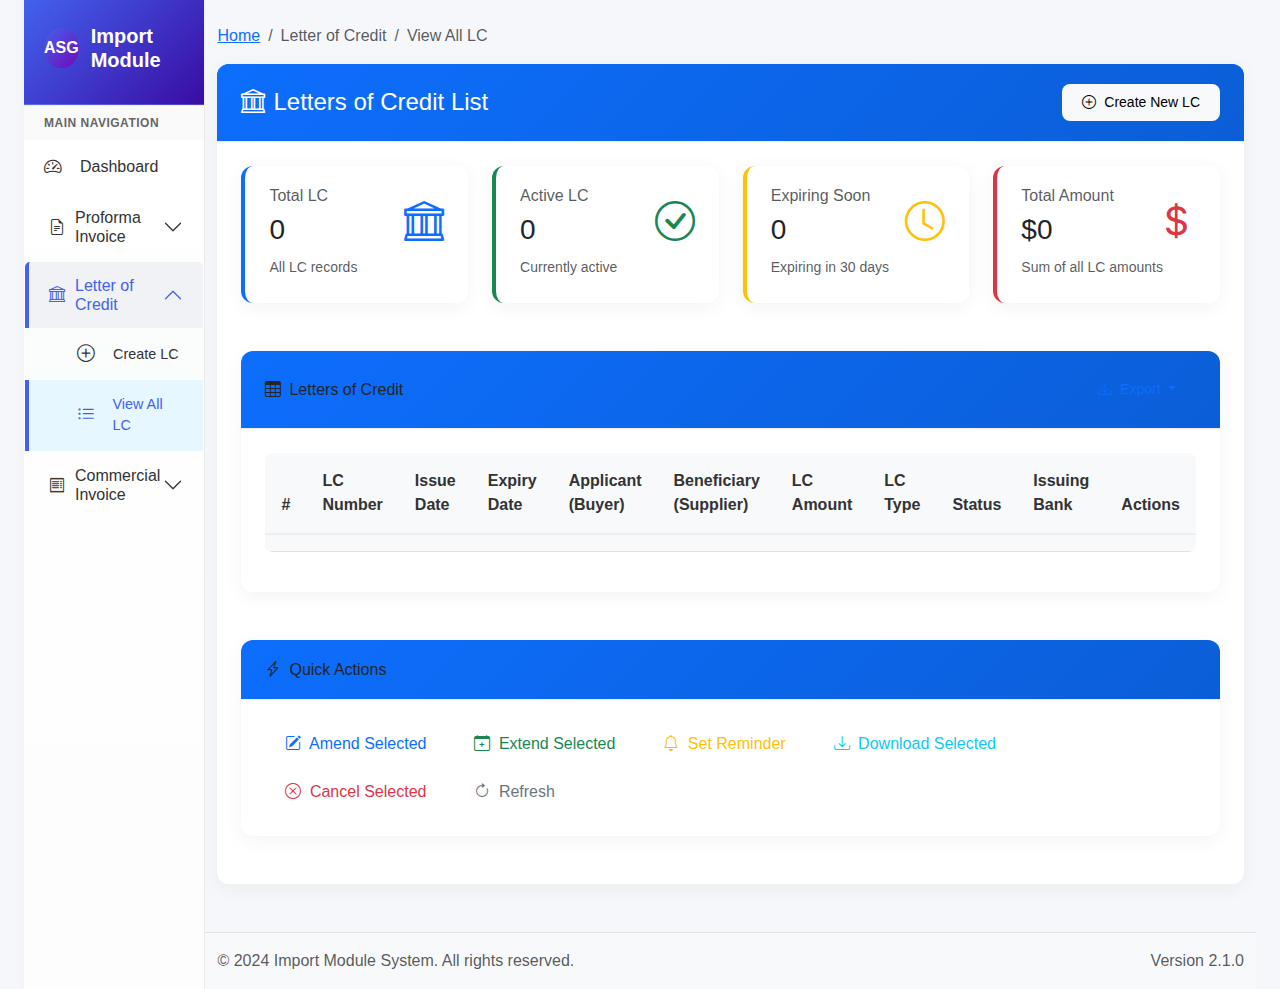
<file: pages/lc-view.html>
<!doctype html>
<html lang="en">
  <head>
    <meta charset="UTF-8" />
    <meta name="viewport" content="width=device-width, initial-scale=1.0" />
    <title>View LC - Commercial Import Module</title>
    <link
      href="https://cdn.jsdelivr.net/npm/bootstrap@5.3.0-alpha1/dist/css/bootstrap.min.css"
      rel="stylesheet"
    />
    <link
      rel="stylesheet"
      href="https://cdn.jsdelivr.net/npm/bootstrap-icons@1.8.1/font/bootstrap-icons.css"
    />
    <link rel="stylesheet" href="../css/style.css" />
    <!-- DataTables CSS -->
    <link rel="stylesheet" href="https://cdn.datatables.net/1.13.4/css/dataTables.bootstrap5.min.css">
    <link rel="stylesheet" href="https://cdn.datatables.net/buttons/2.3.6/css/buttons.bootstrap5.min.css">
    <link rel="stylesheet" href="https://cdn.datatables.net/responsive/2.4.1/css/responsive.bootstrap5.min.css">
  </head>

  <body>
    <div class="d-flex p-4 pt-0 pb-0" id="wrapper">
      <!-- Sidebar (same as other pages) -->
      <div class="sidebar-wrapper" id="sidebar-wrapper" style="width: 280px">
        <div class="sidebar-heading text-white">
          <div class="d-flex align-items-center mb-2">
            <div class="user-avatar">ASG</div>
            <div>
              <h4 class="mb-0">Import Module</h4>
            </div>
          </div>
        </div>

        <div class="list-group list-group-flush">
          <!-- Main Navigation -->
          <div class="category-label mt-0">MAIN NAVIGATION</div>

          <a
            href="../index.html"
            class="list-group-item list-group-item-action"
          >
            <i class="bi bi-speedometer2"></i>Dashboard
          </a>

          <!-- PI Section -->
          <div class="accordion" id="piAccordion">
            <div class="accordion-item">
              <h2 class="accordion-header">
                <button
                  class="accordion-button collapsed"
                  type="button"
                  data-bs-toggle="collapse"
                  data-bs-target="#piCollapse"
                >
                  <i class="bi bi-file-earmark-text"></i>Proforma Invoice
                </button>
              </h2>
              <div
                id="piCollapse"
                class="accordion-collapse collapse"
                data-bs-parent="#piAccordion"
              >
                <div class="accordion-body">
                  <a
                    href="./pi-create.html"
                    class="list-group-item list-group-item-action"
                  >
                    <i class="bi bi-plus-circle"></i>Create PI
                  </a>
                  <a
                    href="./pi-view.html"
                    class="list-group-item list-group-item-action"
                  >
                    <i class="bi bi-list-ul"></i>View All PI
                  </a>
                  <!-- <a href="#" class="list-group-item list-group-item-action">
                    <i class="bi bi-clock-history"></i>Recent PI
                  </a>
                  <a href="#" class="list-group-item list-group-item-action">
                    <i class="bi bi-file-pdf"></i>PI Templates
                  </a> -->
                </div>
              </div>
            </div>
          </div>

          

          <!-- LC Section -->
          <div class="accordion" id="lcAccordion">
            <div class="accordion-item">
              <h2 class="accordion-header">
                <button
                  class="accordion-button"
                  type="button"
                  data-bs-toggle="collapse"
                  data-bs-target="#lcCollapse"
                >
                  <i class="bi bi-bank"></i>Letter of Credit
                </button>
              </h2>
              <div
                id="lcCollapse"
                class="accordion-collapse collapse show"
                data-bs-parent="#lcAccordion"
              >
                <div class="accordion-body">
                  <a
                    href="./lc-create.html"
                    class="list-group-item list-group-item-action"
                  >
                    <i class="bi bi-plus-circle"></i>Create LC
                  </a>
                  <a
                    href="./lc-view.html"
                    class="list-group-item list-group-item-action active"
                  >
                    <i class="bi bi-list-ul"></i>View All LC
                  </a>
                </div>
              </div>
            </div>
          </div>

      <!-- CI Section -->
          <div class="accordion" id="ciAccordion">
            <div class="accordion-item">
              <h2 class="accordion-header">
                <button
                  class="accordion-button collapsed"
                  type="button"
                  data-bs-toggle="collapse"
                  data-bs-target="#ciCollapse"
                >
                  <i class="bi bi-receipt"></i>Commercial Invoice
                </button>
              </h2>
              <div
                id="ciCollapse"
                class="accordion-collapse collapse"
                data-bs-parent="#ciAccordion"
              >
                <div class="accordion-body">
                  <a
                    href="./cl-create.html"
                    class="list-group-item list-group-item-action"
                  >
                    <i class="bi bi-plus-circle"></i>Create CI
                  </a>
                  <a
                    href="./ci-view.html"
                    class="list-group-item list-group-item-action"
                  >
                    <i class="bi bi-list-ul"></i>View All CI
                  </a>
                  <!-- <a href="#" class="list-group-item list-group-item-action">
                    <i class="bi bi-currency-exchange"></i>CI Reports
                  </a> -->
                </div>
              </div>
            </div>
          </div>
          
        </div>
      </div>

      <!-- Page Content -->
      <div id="page-content-wrapper" style="flex: 1">
        <!-- Main Content -->
        <div class="container mt-4">
          <nav aria-label="breadcrumb">
            <ol class="breadcrumb">
              <li class="breadcrumb-item"><a href="../index.html">Home</a></li>
              <li class="breadcrumb-item active">Letter of Credit</li>
              <li class="breadcrumb-item active">View All LC</li>
            </ol>
          </nav>

          <div class="row mb-4">
            <div class="col-12">
              <div class="card">
                <div class="card-header bg-primary text-white d-flex justify-content-between align-items-center">
                  <h4 class="mb-0">
                    <i class="bi bi-bank me-2"></i>Letters of Credit List
                  </h4>
                  <div>
                    <a href="./lc-create.html" class="btn btn-light btn-sm">
                      <i class="bi bi-plus-circle me-1"></i> Create New LC
                    </a>
                  </div>
                </div>
                <div class="card-body">
                  <!-- Filters Section -->
                  <!-- <div class="row mb-4">
                    <div class="col-12">
                      <div class="card">
                        <div class="card-header bg-light">
                          <h6 class="mb-0"><i class="bi bi-funnel me-2"></i>Filters</h6>
                        </div>
                        <div class="card-body">
                          <div class="row g-3">
                            <div class="col-md-3">
                              <label class="form-label">LC Status</label>
                              <select class="form-select" id="filterStatus">
                                <option value="">All Status</option>
                                <option value="draft">Draft</option>
                                <option value="submitted">Submitted</option>
                                <option value="issued">Issued</option>
                                <option value="active">Active</option>
                                <option value="amended">Amended</option>
                                <option value="expired">Expired</option>
                                <option value="cancelled">Cancelled</option>
                                <option value="utilized">Utilized</option>
                                <option value="closed">Closed</option>
                              </select>
                            </div>
                            <div class="col-md-3">
                              <label class="form-label">LC Type</label>
                              <select class="form-select" id="filterType">
                                <option value="">All Types</option>
                                <option value="SIGHT">Sight LC</option>
                                <option value="USANCE">Usance LC</option>
                                <option value="IRREVOCABLE">Irrevocable LC</option>
                                <option value="CONFIRMED">Confirmed LC</option>
                                <option value="TRANSFERABLE">Transferable LC</option>
                                <option value="STANDBY">Standby LC</option>
                              </select>
                            </div>
                            <div class="col-md-3">
                              <label class="form-label">Applicant (Buyer)</label>
                              <select class="form-select" id="filterApplicant">
                                <option value="">All Applicants</option>
                                <option value="ABC Trading Company">ABC Trading Company</option>
                                <option value="XYZ Importers Ltd">XYZ Importers Ltd</option>
                                <option value="Global Trade Solutions">Global Trade Solutions</option>
                                <option value="International Merchants">International Merchants</option>
                              </select>
                            </div>
                            <div class="col-md-3">
                              <label class="form-label">Beneficiary (Supplier)</label>
                              <select class="form-select" id="filterBeneficiary">
                                <option value="">All Beneficiaries</option>
                                <option value="Global Tech Inc.">Global Tech Inc.</option>
                                <option value="Euro Suppliers Ltd">Euro Suppliers Ltd</option>
                                <option value="Asia Imports Co.">Asia Imports Co.</option>
                              </select>
                            </div>
                            <div class="col-md-3">
                              <label class="form-label">Issuing Bank</label>
                              <select class="form-select" id="filterIssuingBank">
                                <option value="">All Banks</option>
                                <option value="HSBC">HSBC Bank</option>
                                <option value="CITI">Citibank</option>
                                <option value="STANDARD">Standard Chartered Bank</option>
                                <option value="DEUTSCHE">Deutsche Bank</option>
                                <option value="BNP">BNP Paribas</option>
                              </select>
                            </div>
                            <div class="col-md-3">
                              <label class="form-label">Amount Range</label>
                              <select class="form-select" id="filterAmount">
                                <option value="">All Amounts</option>
                                <option value="0-50000">$0 - $50,000</option>
                                <option value="50000-200000">$50,000 - $200,000</option>
                                <option value="200000-500000">$200,000 - $500,000</option>
                                <option value="500000+">$500,000+</option>
                              </select>
                            </div>
                            <div class="col-md-3">
                              <label class="form-label">Currency</label>
                              <select class="form-select" id="filterCurrency">
                                <option value="">All Currencies</option>
                                <option value="USD">USD ($)</option>
                                <option value="EUR">EUR (€)</option>
                                <option value="GBP">GBP (£)</option>
                                <option value="JPY">JPY (¥)</option>
                              </select>
                            </div>
                            <div class="col-md-3">
                              <label class="form-label">Date Range</label>
                              <select class="form-select" id="filterDate">
                                <option value="">All Dates</option>
                                <option value="today">Today</option>
                                <option value="week">This Week</option>
                                <option value="month">This Month</option>
                                <option value="quarter">This Quarter</option>
                                <option value="year">This Year</option>
                                <option value="custom">Custom Range</option>
                              </select>
                            </div>
                            <div class="col-md-12 d-flex justify-content-end gap-2">
                              <button class="btn btn-primary" id="applyFilters">
                                <i class="bi bi-filter me-1"></i> Apply Filters
                              </button>
                              <button class="btn btn-outline-secondary" id="resetFilters">
                                <i class="bi bi-arrow-clockwise me-1"></i> Reset
                              </button>
                            </div>
                          </div>
                          <div class="row mt-3" id="customDateRange" style="display: none;">
                            <div class="col-md-3">
                              <label class="form-label">From Date</label>
                              <input type="date" class="form-control" id="dateFrom">
                            </div>
                            <div class="col-md-3">
                              <label class="form-label">To Date</label>
                              <input type="date" class="form-control" id="dateTo">
                            </div>
                          </div>
                        </div>
                      </div>
                    </div>
                  </div> -->

                  <!-- Summary Cards -->
                  <div class="row mb-4">
                    <div class="col-md-3">
                      <div class="card border-primary border-2">
                        <div class="card-body">
                          <div class="d-flex justify-content-between align-items-center">
                            <div>
                              <h6 class="card-subtitle mb-2 text-muted">Total LC</h6>
                              <h3 class="card-title" id="totalLC">0</h3>
                            </div>
                            <div class="text-primary">
                              <i class="bi bi-bank display-6"></i>
                            </div>
                          </div>
                          <small class="text-muted">All LC records</small>
                        </div>
                      </div>
                    </div>
                    <div class="col-md-3">
                      <div class="card border-success border-2">
                        <div class="card-body">
                          <div class="d-flex justify-content-between align-items-center">
                            <div>
                              <h6 class="card-subtitle mb-2 text-muted">Active LC</h6>
                              <h3 class="card-title" id="activeLC">0</h3>
                            </div>
                            <div class="text-success">
                              <i class="bi bi-check-circle display-6"></i>
                            </div>
                          </div>
                          <small class="text-muted">Currently active</small>
                        </div>
                      </div>
                    </div>
                    <div class="col-md-3">
                      <div class="card border-warning border-2">
                        <div class="card-body">
                          <div class="d-flex justify-content-between align-items-center">
                            <div>
                              <h6 class="card-subtitle mb-2 text-muted">Expiring Soon</h6>
                              <h3 class="card-title" id="expiringLC">0</h3>
                            </div>
                            <div class="text-warning">
                              <i class="bi bi-clock display-6"></i>
                            </div>
                          </div>
                          <small class="text-muted">Expiring in 30 days</small>
                        </div>
                      </div>
                    </div>
                    <div class="col-md-3">
                      <div class="card border-danger border-2">
                        <div class="card-body">
                          <div class="d-flex justify-content-between align-items-center">
                            <div>
                              <h6 class="card-subtitle mb-2 text-muted">Total Amount</h6>
                              <h3 class="card-title" id="totalAmount">$0</h3>
                            </div>
                            <div class="text-danger">
                              <i class="bi bi-currency-dollar display-6"></i>
                            </div>
                          </div>
                          <small class="text-muted">Sum of all LC amounts</small>
                        </div>
                      </div>
                    </div>
                  </div>

                  <!-- LC List Table -->
                  <div class="row">
                    <div class="col-12">
                      <div class="card">
                        <div class="card-header bg-light d-flex justify-content-between align-items-center">
                          <h6 class="mb-0"><i class="bi bi-table me-2"></i>Letters of Credit</h6>
                          <div class="dropdown">
                            <button class="btn btn-outline-primary btn-sm dropdown-toggle" type="button" data-bs-toggle="dropdown">
                              <i class="bi bi-download me-1"></i> Export
                            </button>
                            <ul class="dropdown-menu">
                              <li><a class="dropdown-item" href="#" id="exportExcel"><i class="bi bi-file-earmark-excel me-2"></i> Excel</a></li>
                              <li><a class="dropdown-item" href="#" id="exportPDF"><i class="bi bi-file-earmark-pdf me-2"></i> PDF</a></li>
                              <li><a class="dropdown-item" href="#" id="exportCSV"><i class="bi bi-filetype-csv me-2"></i> CSV</a></li>
                              <li><a class="dropdown-item" href="#" id="exportPrint"><i class="bi bi-printer me-2"></i> Print</a></li>
                            </ul>
                          </div>
                        </div>
                        <div class="card-body">
                          <div class="table-responsive">
                            <table id="lcTable" class="table table-hover table-striped" style="width:100%">
                              <thead class="table-light">
                                <tr>
                                  <th width="50">#</th>
                                  <th>LC Number</th>
                                  <th>Issue Date</th>
                                  <th>Expiry Date</th>
                                  <th>Applicant (Buyer)</th>
                                  <th>Beneficiary (Supplier)</th>
                                  <th>LC Amount</th>
                                  <th>LC Type</th>
                                  <th>Status</th>
                                  <th>Issuing Bank</th>
                                  <th width="120">Actions</th>
                                </tr>
                              </thead>
                              <tbody>
                                <!-- Data will be populated by JavaScript -->
                              </tbody>
                              <tfoot>
                                <tr>
                                  <th></th>
                                  <th></th>
                                  <th></th>
                                  <th></th>
                                  <th></th>
                                  <th></th>
                                  <th></th>
                                  <th></th>
                                  <th></th>
                                  <th></th>
                                  <th></th>
                                </tr>
                              </tfoot>
                            </table>
                          </div>
                        </div>
                      </div>
                    </div>
                  </div>

                  <!-- Quick Actions -->
                  <div class="row mt-4">
                    <div class="col-12">
                      <div class="card">
                        <div class="card-header bg-light">
                          <h6 class="mb-0"><i class="bi bi-lightning-charge me-2"></i>Quick Actions</h6>
                        </div>
                        <div class="card-body">
                          <div class="d-flex flex-wrap gap-2">
                            <button class="btn btn-outline-primary" id="bulkAmend">
                              <i class="bi bi-pencil-square me-1"></i> Amend Selected
                            </button>
                            <button class="btn btn-outline-success" id="bulkExtend">
                              <i class="bi bi-calendar-plus me-1"></i> Extend Selected
                            </button>
                            <button class="btn btn-outline-warning" id="bulkRemind">
                              <i class="bi bi-bell me-1"></i> Set Reminder
                            </button>
                            <button class="btn btn-outline-info" id="bulkDownload">
                              <i class="bi bi-download me-1"></i> Download Selected
                            </button>
                            <button class="btn btn-outline-danger" id="bulkCancel">
                              <i class="bi bi-x-circle me-1"></i> Cancel Selected
                            </button>
                            <button class="btn btn-outline-secondary" id="refreshData">
                              <i class="bi bi-arrow-clockwise me-1"></i> Refresh
                            </button>
                          </div>
                        </div>
                      </div>
                    </div>
                  </div>
                </div>
              </div>
            </div>
          </div>
        </div>

        <!-- Footer (same as other pages) -->
        <footer class="footer mt-auto py-3 bg-light border-top">
          <div class="container-fluid">
            <div class="row">
              <div class="col-md-6">
                <span class="text-muted"
                  >© 2024 Import Module System. All rights reserved.</span
                >
              </div>
              <div class="col-md-6 text-end">
                <span class="text-muted">Version 2.1.0</span>
              </div>
            </div>
          </div>
        </footer>
      </div>
    </div>

    <!-- View LC Modal -->
    <div class="modal fade" id="viewLCModal" tabindex="-1" aria-hidden="true">
      <div class="modal-dialog modal-xl">
        <div class="modal-content">
          <div class="modal-header bg-primary text-white">
            <h5 class="modal-title"><i class="bi bi-bank me-2"></i>Letter of Credit Details</h5>
            <button type="button" class="btn-close btn-close-white" data-bs-dismiss="modal"></button>
          </div>
          <div class="modal-body" id="lcDetails">
            <!-- Details will be loaded here -->
          </div>
          <div class="modal-footer">
            <button type="button" class="btn btn-secondary" data-bs-dismiss="modal">Close</button>
            <button type="button" class="btn btn-primary" id="printLC"><i class="bi bi-printer me-1"></i> Print</button>
            <button type="button" class="btn btn-success" id="downloadLC"><i class="bi bi-download me-1"></i> Download PDF</button>
          </div>
        </div>
      </div>
    </div>

    <!-- Delete Confirmation Modal -->
    <div class="modal fade" id="deleteModal" tabindex="-1" aria-hidden="true">
      <div class="modal-dialog">
        <div class="modal-content">
          <div class="modal-header bg-danger text-white">
            <h5 class="modal-title"><i class="bi bi-exclamation-triangle me-2"></i>Confirm Delete</h5>
            <button type="button" class="btn-close btn-close-white" data-bs-dismiss="modal"></button>
          </div>
          <div class="modal-body">
            <p>Are you sure you want to delete this Letter of Credit? This action cannot be undone.</p>
            <p class="text-danger"><strong>Warning:</strong> Deleting this LC will remove all associated data including amendments and history.</p>
          </div>
          <div class="modal-footer">
            <button type="button" class="btn btn-secondary" data-bs-dismiss="modal">Cancel</button>
            <button type="button" class="btn btn-danger" id="confirmDelete">Delete</button>
          </div>
        </div>
      </div>
    </div>

    <!-- Amend LC Modal -->
    <div class="modal fade" id="amendLCModal" tabindex="-1" aria-hidden="true">
      <div class="modal-dialog modal-lg">
        <div class="modal-content">
          <div class="modal-header bg-warning text-white">
            <h5 class="modal-title"><i class="bi bi-pencil-square me-2"></i>Amend Letter of Credit</h5>
            <button type="button" class="btn-close btn-close-white" data-bs-dismiss="modal"></button>
          </div>
          <div class="modal-body">
            <form id="amendLCForm">
              <div class="mb-3">
                <label class="form-label">LC Number</label>
                <input type="text" class="form-control" id="amendLCNumber" readonly>
              </div>
              <div class="mb-3">
                <label class="form-label">Amendment Type</label>
                <select class="form-select" id="amendType" required>
                  <option value="">Select amendment type</option>
                  <option value="EXTEND_EXPIRY">Extend Expiry Date</option>
                  <option value="INCREASE_AMOUNT">Increase LC Amount</option>
                  <option value="CHANGE_SHIPMENT">Change Shipment Date</option>
                  <option value="CHANGE_DOCS">Change Documents</option>
                  <option value="OTHER">Other Changes</option>
                </select>
              </div>
              <div class="mb-3">
                <label class="form-label">New Expiry Date (if applicable)</label>
                <input type="date" class="form-control" id="amendExpiryDate">
              </div>
              <div class="mb-3">
                <label class="form-label">Additional Amount (if applicable)</label>
                <div class="input-group">
                  <span class="input-group-text">$</span>
                  <input type="number" class="form-control" id="amendAmount" min="0" step="0.01">
                </div>
              </div>
              <div class="mb-3">
                <label class="form-label">Amendment Reason</label>
                <textarea class="form-control" id="amendReason" rows="3" required></textarea>
              </div>
              <div class="mb-3">
                <label class="form-label">Amendment Charges</label>
                <div class="input-group">
                  <span class="input-group-text">$</span>
                  <input type="number" class="form-control" id="amendCharges" value="0" min="0" step="0.01">
                </div>
              </div>
            </form>
          </div>
          <div class="modal-footer">
            <button type="button" class="btn btn-secondary" data-bs-dismiss="modal">Cancel</button>
            <button type="button" class="btn btn-warning" id="submitAmend">Submit Amendment</button>
          </div>
        </div>
      </div>
    </div>

    <script src="https://cdn.jsdelivr.net/npm/bootstrap@5.3.0-alpha1/dist/js/bootstrap.bundle.min.js"></script>
    <!-- DataTables JS -->
    <script src="https://code.jquery.com/jquery-3.6.0.min.js"></script>
    <script src="https://cdn.datatables.net/1.13.4/js/jquery.dataTables.min.js"></script>
    <script src="https://cdn.datatables.net/1.13.4/js/dataTables.bootstrap5.min.js"></script>
    <script src="https://cdn.datatables.net/buttons/2.3.6/js/dataTables.buttons.min.js"></script>
    <script src="https://cdn.datatables.net/buttons/2.3.6/js/buttons.bootstrap5.min.js"></script>
    <script src="https://cdn.datatables.net/buttons/2.3.6/js/buttons.html5.min.js"></script>
    <script src="https://cdn.datatables.net/buttons/2.3.6/js/buttons.print.min.js"></script>
    <script src="https://cdn.datatables.net/responsive/2.4.1/js/dataTables.responsive.min.js"></script>
    <script src="https://cdn.datatables.net/responsive/2.4.1/js/responsive.bootstrap5.min.js"></script>

    <style>
      /* Custom styles for LC list page */
      .card-header {
          background: linear-gradient(135deg, #0d6efd 0%, #0b5ed7 100%);
      }
      
      .card.border-primary {
          border-left: 4px solid #0d6efd !important;
      }
      
      .card.border-success {
          border-left: 4px solid #198754 !important;
      }
      
      .card.border-warning {
          border-left: 4px solid #ffc107 !important;
      }
      
      .card.border-danger {
          border-left: 4px solid #dc3545 !important;
      }
      
      .table th {
          font-weight: 600;
          background-color: #f8f9fa;
      }
      
      .dataTables_wrapper .dataTables_filter input {
          border: 1px solid #dee2e6;
          border-radius: 0.375rem;
          padding: 0.375rem 0.75rem;
      }
      
      .dataTables_wrapper .dataTables_length select {
          border: 1px solid #dee2e6;
          border-radius: 0.375rem;
          padding: 0.375rem 2rem 0.375rem 0.75rem;
      }
      
      /* Status badges */
      .badge-status {
          padding: 0.25rem 0.5rem;
          font-size: 0.75rem;
          font-weight: 500;
          border-radius: 0.25rem;
      }
      
      .badge-draft {
          background-color: #6c757d;
          color: white;
      }
      
      .badge-submitted {
          background-color: #0dcaf0;
          color: #212529;
      }
      
      .badge-issued {
          background-color: #198754;
          color: white;
      }
      
      .badge-active {
          background-color: #198754;
          color: white;
      }
      
      .badge-amended {
          background-color: #ffc107;
          color: #212529;
      }
      
      .badge-expired {
          background-color: #dc3545;
          color: white;
      }
      
      .badge-cancelled {
          background-color: #6c757d;
          color: white;
      }
      
      .badge-utilized {
          background-color: #198754;
          color: white;
      }
      
      .badge-closed {
          background-color: #6c757d;
          color: white;
      }
      
      /* Expiry warning */
      .expiry-warning {
          color: #dc3545;
          font-weight: bold;
      }
      
      .expiry-soon {
          color: #ffc107;
          font-weight: bold;
      }
      
      /* Action buttons */
      .action-buttons .btn {
          padding: 0.25rem 0.5rem;
          font-size: 0.875rem;
      }
      
      /* Hover effects */
      .table-hover tbody tr:hover {
          background-color: rgba(13, 110, 253, 0.05);
      }
      
      /* DataTables custom styling */
      .dataTables_wrapper .dataTables_paginate .paginate_button {
          border-radius: 0.375rem;
          margin: 0 2px;
      }
      
      .dataTables_wrapper .dataTables_paginate .paginate_button.current {
          background: #0d6efd !important;
          border-color: #0d6efd !important;
          color: white !important;
      }
      
      .dataTables_wrapper .dataTables_paginate .paginate_button:hover {
          background: #0b5ed7 !important;
          border-color: #0b5ed7 !important;
          color: white !important;
      }
      
      /* LC type badges */
      .badge-type {
          background-color: #e7f1ff;
          color: #0d6efd;
          padding: 0.2rem 0.4rem;
          font-size: 0.7rem;
          border-radius: 0.2rem;
      }
      
      /* Progress bar for utilization */
      .utilization-progress {
          height: 6px;
          margin-top: 5px;
      }
      
      /* Responsive adjustments */
      @media (max-width: 768px) {
          .card-body {
              padding: 1rem;
          }
          
          .btn {
              margin-bottom: 0.5rem;
          }
          
          .d-flex.flex-wrap {
              gap: 0.5rem !important;
          }
          
          .modal-dialog {
              margin: 0.5rem;
          }
      }
      
      /* Selected row styling */
      .selected {
          background-color: rgba(13, 110, 253, 0.1) !important;
      }
      
      /* Animation */
      @keyframes fadeIn {
          from { opacity: 0; transform: translateY(-10px); }
          to { opacity: 1; transform: translateY(0); }
      }
      
      .fade-in {
          animation: fadeIn 0.3s ease-in;
      }
      
      /* Export button styling */
      .dropdown-item:hover {
          background-color: #0d6efd;
          color: white;
      }
    </style>

    <script>
      // Sample LC data
      const sampleLCData = [
        {
          id: 1,
          lcNumber: 'LC-2024-001',
          issueDate: '2024-01-15',
          expiryDate: '2024-04-15',
          applicant: 'ABC Trading Company',
          beneficiary: 'Global Tech Inc.',
          lcAmount: 1250000.00,
          utilizedAmount: 850000.00,
          currency: 'USD',
          lcType: 'IRREVOCABLE',
          status: 'active',
          issuingBank: 'HSBC Bank',
          advisingBank: 'DBS Bank',
          portLoading: 'Shanghai Port',
          portDischarge: 'Mumbai Port',
          latestShipmentDate: '2024-03-15',
          createdAt: '2024-01-14',
          updatedAt: '2024-02-01',
          createdBy: 'John Doe',
          utilization: 68,
          daysToExpiry: 45,
          amendments: 2
        },
        {
          id: 2,
          lcNumber: 'LC-2024-002',
          issueDate: '2024-01-20',
          expiryDate: '2024-04-20',
          applicant: 'XYZ Importers Ltd',
          beneficiary: 'Euro Suppliers Ltd',
          lcAmount: 850000.00,
          utilizedAmount: 850000.00,
          currency: 'EUR',
          lcType: 'SIGHT',
          status: 'utilized',
          issuingBank: 'Citibank',
          advisingBank: 'UOB Bank',
          portLoading: 'Hamburg Port',
          portDischarge: 'London Port',
          latestShipmentDate: '2024-03-20',
          createdAt: '2024-01-19',
          updatedAt: '2024-03-25',
          createdBy: 'Jane Smith',
          utilization: 100,
          daysToExpiry: 30,
          amendments: 1
        },
        {
          id: 3,
          lcNumber: 'LC-2024-003',
          issueDate: '2024-02-01',
          expiryDate: '2024-05-01',
          applicant: 'Global Trade Solutions',
          beneficiary: 'Asia Imports Co.',
          lcAmount: 450000.00,
          utilizedAmount: 150000.00,
          currency: 'USD',
          lcType: 'USANCE',
          status: 'active',
          issuingBank: 'Standard Chartered Bank',
          advisingBank: 'OCBC Bank',
          portLoading: 'Shanghai Port',
          portDischarge: 'Dubai Port',
          latestShipmentDate: '2024-04-01',
          createdAt: '2024-01-31',
          updatedAt: '2024-02-15',
          createdBy: 'Mike Johnson',
          utilization: 33,
          daysToExpiry: 60,
          amendments: 0
        },
        {
          id: 4,
          lcNumber: 'LC-2024-004',
          issueDate: '2024-02-10',
          expiryDate: '2024-03-10',
          applicant: 'International Merchants',
          beneficiary: 'Global Tech Inc.',
          lcAmount: 1500000.00,
          utilizedAmount: 0.00,
          currency: 'GBP',
          lcType: 'CONFIRMED',
          status: 'expired',
          issuingBank: 'Deutsche Bank',
          advisingBank: 'ICICI Bank',
          portLoading: 'Singapore Port',
          portDischarge: 'New York Port',
          latestShipmentDate: '2024-02-25',
          createdAt: '2024-02-09',
          updatedAt: '2024-03-11',
          createdBy: 'Sarah Wilson',
          utilization: 0,
          daysToExpiry: -5,
          amendments: 3
        },
        {
          id: 5,
          lcNumber: 'LC-2024-005',
          issueDate: '2024-02-15',
          expiryDate: '2024-05-15',
          applicant: 'ABC Trading Company',
          beneficiary: 'Euro Suppliers Ltd',
          lcAmount: 750000.00,
          utilizedAmount: 0.00,
          currency: 'USD',
          lcType: 'TRANSFERABLE',
          status: 'issued',
          issuingBank: 'HSBC Bank',
          advisingBank: 'HDFC Bank',
          portLoading: 'Los Angeles Port',
          portDischarge: 'Tokyo Port',
          latestShipmentDate: '2024-04-15',
          createdAt: '2024-02-14',
          updatedAt: '2024-02-20',
          createdBy: 'John Doe',
          utilization: 0,
          daysToExpiry: 75,
          amendments: 0
        },
        {
          id: 6,
          lcNumber: 'LC-2024-006',
          issueDate: '2024-02-20',
          expiryDate: '2024-05-20',
          applicant: 'XYZ Importers Ltd',
          beneficiary: 'Asia Imports Co.',
          lcAmount: 950000.00,
          utilizedAmount: 475000.00,
          currency: 'EUR',
          lcType: 'IRREVOCABLE',
          status: 'active',
          issuingBank: 'BNP Paribas',
          advisingBank: 'Bank of Communications',
          portLoading: 'Rotterdam Port',
          portDischarge: 'Singapore Port',
          latestShipmentDate: '2024-04-20',
          createdAt: '2024-02-19',
          updatedAt: '2024-03-10',
          createdBy: 'Jane Smith',
          utilization: 50,
          daysToExpiry: 80,
          amendments: 1
        },
        {
          id: 7,
          lcNumber: 'LC-2024-007',
          issueDate: '2024-03-01',
          expiryDate: '2024-06-01',
          applicant: 'Global Trade Solutions',
          beneficiary: 'Global Tech Inc.',
          lcAmount: 350000.00,
          utilizedAmount: 350000.00,
          currency: 'USD',
          lcType: 'SIGHT',
          status: 'closed',
          issuingBank: 'Standard Chartered Bank',
          advisingBank: 'DBS Bank',
          portLoading: 'Guangzhou Port',
          portDischarge: 'Jeddah Port',
          latestShipmentDate: '2024-05-01',
          createdAt: '2024-02-28',
          updatedAt: '2024-06-05',
          createdBy: 'Mike Johnson',
          utilization: 100,
          daysToExpiry: 0,
          amendments: 0
        },
        {
          id: 8,
          lcNumber: 'LC-2024-008',
          issueDate: '2024-03-05',
          expiryDate: '2024-04-05',
          applicant: 'International Merchants',
          beneficiary: 'Euro Suppliers Ltd',
          lcAmount: 1800000.00,
          utilizedAmount: 900000.00,
          currency: 'GBP',
          lcType: 'USANCE',
          status: 'amended',
          issuingBank: 'Deutsche Bank',
          advisingBank: 'UOB Bank',
          portLoading: 'Hong Kong Port',
          portDischarge: 'Rotterdam Port',
          latestShipmentDate: '2024-03-25',
          createdAt: '2024-03-04',
          updatedAt: '2024-03-15',
          createdBy: 'Sarah Wilson',
          utilization: 50,
          daysToExpiry: 10,
          amendments: 2
        },
        {
          id: 9,
          lcNumber: 'LC-2024-009',
          issueDate: '2024-03-10',
          expiryDate: '2024-06-10',
          applicant: 'ABC Trading Company',
          beneficiary: 'Asia Imports Co.',
          lcAmount: 620000.00,
          utilizedAmount: 0.00,
          currency: 'USD',
          lcType: 'STANDBY',
          status: 'draft',
          issuingBank: 'Citibank',
          advisingBank: 'OCBC Bank',
          portLoading: 'Seattle Port',
          portDischarge: 'Sydney Port',
          latestShipmentDate: '2024-05-10',
          createdAt: '2024-03-09',
          updatedAt: '2024-03-09',
          createdBy: 'John Doe',
          utilization: 0,
          daysToExpiry: 90,
          amendments: 0
        },
        {
          id: 10,
          lcNumber: 'LC-2024-010',
          issueDate: '2024-03-15',
          expiryDate: '2024-04-15',
          applicant: 'XYZ Importers Ltd',
          beneficiary: 'Global Tech Inc.',
          lcAmount: 1100000.00,
          utilizedAmount: 550000.00,
          currency: 'EUR',
          lcType: 'IRREVOCABLE',
          status: 'cancelled',
          issuingBank: 'HSBC Bank',
          advisingBank: 'ICICI Bank',
          portLoading: 'Antwerp Port',
          portDischarge: 'Mumbai Port',
          latestShipmentDate: '2024-03-30',
          createdAt: '2024-03-14',
          updatedAt: '2024-04-01',
          createdBy: 'Jane Smith',
          utilization: 50,
          daysToExpiry: -10,
          amendments: 0
        },
        {
          id: 11,
          lcNumber: 'LC-2024-011',
          issueDate: '2024-03-20',
          expiryDate: '2024-06-20',
          applicant: 'Global Trade Solutions',
          beneficiary: 'Euro Suppliers Ltd',
          lcAmount: 2800000.00,
          utilizedAmount: 1400000.00,
          currency: 'USD',
          lcType: 'CONFIRMED',
          status: 'active',
          issuingBank: 'BNP Paribas',
          advisingBank: 'HDFC Bank',
          portLoading: 'Shanghai Port',
          portDischarge: 'Los Angeles Port',
          latestShipmentDate: '2024-05-20',
          createdAt: '2024-03-19',
          updatedAt: '2024-04-10',
          createdBy: 'Mike Johnson',
          utilization: 50,
          daysToExpiry: 85,
          amendments: 1
        },
        {
          id: 12,
          lcNumber: 'LC-2024-012',
          issueDate: '2024-03-25',
          expiryDate: '2024-04-25',
          applicant: 'International Merchants',
          beneficiary: 'Asia Imports Co.',
          lcAmount: 800000.00,
          utilizedAmount: 800000.00,
          currency: 'GBP',
          lcType: 'SIGHT',
          status: 'submitted',
          issuingBank: 'Standard Chartered Bank',
          advisingBank: 'Bank of Communications',
          portLoading: 'Singapore Port',
          portDischarge: 'Dubai Port',
          latestShipmentDate: '2024-04-15',
          createdAt: '2024-03-24',
          updatedAt: '2024-03-25',
          createdBy: 'Sarah Wilson',
          utilization: 100,
          daysToExpiry: 30,
          amendments: 0
        }
      ];

      // Variables
      let lcTable;
      let selectedLCs = new Set();
      let currentDeleteId = null;
      let currentAmendId = null;

      // Initialize page
      document.addEventListener('DOMContentLoaded', function() {
        initializeDataTable();
        initializeEventListeners();
        updateSummaryCards();
        
        // Set custom date range visibility
        document.getElementById('filterDate').addEventListener('change', function() {
          const customRangeDiv = document.getElementById('customDateRange');
          customRangeDiv.style.display = this.value === 'custom' ? 'block' : 'none';
        });
        
        // Set today's date for date inputs
        const today = new Date().toISOString().split('T')[0];
        document.getElementById('dateFrom').value = today;
        const nextMonth = new Date();
        nextMonth.setMonth(nextMonth.getMonth() + 1);
        document.getElementById('dateTo').value = nextMonth.toISOString().split('T')[0];
      });

      // Initialize DataTable
      function initializeDataTable() {
        lcTable = $('#lcTable').DataTable({
          data: sampleLCData,
          columns: [
            {
              data: 'id',
              render: function(data, type, row) {
                return `<div class="form-check">
                  <input class="form-check-input lc-checkbox" type="checkbox" value="${data}">
                </div>`;
              },
              orderable: false
            },
            { 
              data: 'lcNumber',
              render: function(data, type, row) {
                let amendmentsBadge = '';
                if (row.amendments > 0) {
                  amendmentsBadge = `<span class="badge bg-warning ms-1" title="${row.amendments} amendment(s)">${row.amendments}</span>`;
                }
                
                return `<a href="#" class="text-decoration-none view-lc" data-id="${row.id}">
                  <strong>${data}</strong> ${amendmentsBadge}
                </a>`;
              }
            },
            { 
              data: 'issueDate',
              render: function(data) {
                return new Date(data).toLocaleDateString('en-US', {
                  year: 'numeric',
                  month: 'short',
                  day: 'numeric'
                });
              }
            },
            { 
              data: 'expiryDate',
              render: function(data, type, row) {
                const expiryDate = new Date(data);
                const today = new Date();
                const diffTime = expiryDate - today;
                const diffDays = Math.ceil(diffTime / (1000 * 60 * 60 * 24));
                
                let expiryClass = '';
                let expiryBadge = '';
                
                if (diffDays < 0) {
                  expiryClass = 'expiry-warning';
                  expiryBadge = '<span class="badge bg-danger ms-1">Expired</span>';
                } else if (diffDays <= 30) {
                  expiryClass = 'expiry-soon';
                  expiryBadge = '<span class="badge bg-warning ms-1">Expiring Soon</span>';
                }
                
                return `<span class="${expiryClass}">${new Date(data).toLocaleDateString('en-US', {
                  year: 'numeric',
                  month: 'short',
                  day: 'numeric'
                })}</span>${expiryBadge}`;
              }
            },
            { data: 'applicant' },
            { data: 'beneficiary' },
            { 
              data: 'lcAmount',
              render: function(data, type, row) {
                const symbol = row.currency === 'USD' ? '$' : 
                             row.currency === 'EUR' ? '€' : 
                             row.currency === 'GBP' ? '£' : '¥';
                
                // Utilization progress bar
                const utilizationPercent = row.utilization;
                const progressColor = utilizationPercent === 100 ? 'bg-success' : 
                                     utilizationPercent >= 75 ? 'bg-warning' : 'bg-info';
                
                return `
                  <div>
                    <strong>${symbol}${data.toLocaleString('en-US', {
                      minimumFractionDigits: 2,
                      maximumFractionDigits: 2
                    })}</strong>
                    <small class="text-muted d-block">Utilized: ${utilizationPercent}%</small>
                    <div class="progress utilization-progress">
                      <div class="progress-bar ${progressColor}" role="progressbar" 
                           style="width: ${utilizationPercent}%" 
                           aria-valuenow="${utilizationPercent}" 
                           aria-valuemin="0" 
                           aria-valuemax="100">
                      </div>
                    </div>
                  </div>
                `;
              }
            },
            { 
              data: 'lcType',
              render: function(data) {
                const typeMap = {
                  'SIGHT': { class: 'badge-type', text: 'Sight LC' },
                  'USANCE': { class: 'badge-type', text: 'Usance LC' },
                  'IRREVOCABLE': { class: 'badge-type', text: 'Irrevocable LC' },
                  'CONFIRMED': { class: 'badge-type', text: 'Confirmed LC' },
                  'TRANSFERABLE': { class: 'badge-type', text: 'Transferable LC' },
                  'STANDBY': { class: 'badge-type', text: 'Standby LC' }
                };
                const type = typeMap[data] || { class: 'badge-secondary', text: data };
                return `<span class="${type.class}">${type.text}</span>`;
              }
            },
            { 
              data: 'status',
              render: function(data) {
                const statusMap = {
                  'draft': { class: 'badge-draft', text: 'Draft' },
                  'submitted': { class: 'badge-submitted', text: 'Submitted' },
                  'issued': { class: 'badge-issued', text: 'Issued' },
                  'active': { class: 'badge-active', text: 'Active' },
                  'amended': { class: 'badge-amended', text: 'Amended' },
                  'expired': { class: 'badge-expired', text: 'Expired' },
                  'cancelled': { class: 'badge-cancelled', text: 'Cancelled' },
                  'utilized': { class: 'badge-utilized', text: 'Utilized' },
                  'closed': { class: 'badge-closed', text: 'Closed' }
                };
                const status = statusMap[data] || { class: 'badge-secondary', text: data };
                return `<span class="badge-status ${status.class}">${status.text}</span>`;
              }
            },
            { 
              data: 'issuingBank',
              render: function(data) {
                return `<small>${data}</small>`;
              }
            },
            {
              data: 'id',
              render: function(data, type, row) {
                return `
                  <div class="d-flex gap-1 action-buttons">
                    <button class="btn btn-sm btn-outline-primary view-lc" data-id="${data}" title="View">
                      <i class="bi bi-eye"></i>
                    </button>
                    <button class="btn btn-sm btn-outline-success amend-lc" data-id="${data}" title="Amend">
                      <i class="bi bi-pencil-square"></i>
                    </button>
                    <button class="btn btn-sm btn-outline-info copy-lc" data-id="${data}" title="Copy">
                      <i class="bi bi-copy"></i>
                    </button>
                    <button class="btn btn-sm btn-outline-danger delete-lc" data-id="${data}" title="Delete">
                      <i class="bi bi-trash"></i>
                    </button>
                  </div>
                `;
              },
              orderable: false
            }
          ],
          order: [[1, 'desc']], // Sort by LC Number descending
          pageLength: 10,
          responsive: true,
          dom: '<"row"<"col-sm-12 col-md-6"l><"col-sm-12 col-md-6"f>>' +
               '<"row"<"col-sm-12"tr>>' +
               '<"row"<"col-sm-12 col-md-5"i><"col-sm-12 col-md-7"p>>',
          language: {
            search: 'Search:',
            lengthMenu: 'Show _MENU_ entries',
            info: 'Showing _START_ to _END_ of _TOTAL_ entries',
            paginate: {
              first: 'First',
              last: 'Last',
              next: 'Next',
              previous: 'Previous'
            }
          }
        });

        // Add row click handler for checkboxes
        $('#lcTable tbody').on('click', 'tr', function(e) {
          // Don't trigger row click if clicking on checkbox or action buttons
          if (e.target.type === 'checkbox' || 
              e.target.closest('button') || 
              e.target.closest('a')) {
            return;
          }
          
          const checkbox = $(this).find('.lc-checkbox');
          const lcId = checkbox.val();
          
          if (checkbox.is(':checked')) {
            checkbox.prop('checked', false);
            selectedLCs.delete(lcId);
            $(this).removeClass('selected');
          } else {
            checkbox.prop('checked', true);
            selectedLCs.add(lcId);
            $(this).addClass('selected');
          }
        });
      }

      // Initialize event listeners
      function initializeEventListeners() {
        // View LC button
        $(document).on('click', '.view-lc', function(e) {
          e.preventDefault();
          const lcId = $(this).data('id');
          viewLC(lcId);
        });

        // Amend LC button
        $(document).on('click', '.amend-lc', function(e) {
          e.preventDefault();
          const lcId = $(this).data('id');
          amendLC(lcId);
        });

        // Copy LC button
        $(document).on('click', '.copy-lc', function(e) {
          e.preventDefault();
          const lcId = $(this).data('id');
          copyLC(lcId);
        });

        // Delete LC button
        $(document).on('click', '.delete-lc', function(e) {
          e.preventDefault();
          const lcId = $(this).data('id');
          confirmDelete(lcId);
        });

        // Checkbox change
        $(document).on('change', '.lc-checkbox', function() {
          const lcId = $(this).val();
          const row = $(this).closest('tr');
          
          if ($(this).is(':checked')) {
            selectedLCs.add(lcId);
            row.addClass('selected');
          } else {
            selectedLCs.delete(lcId);
            row.removeClass('selected');
          }
        });

        // Apply filters
        document.getElementById('applyFilters').addEventListener('click', applyFilters);
        
        // Reset filters
        document.getElementById('resetFilters').addEventListener('click', resetFilters);
        
        // Bulk actions
        document.getElementById('bulkAmend').addEventListener('click', bulkAmend);
        document.getElementById('bulkExtend').addEventListener('click', bulkExtend);
        document.getElementById('bulkRemind').addEventListener('click', bulkRemind);
        document.getElementById('bulkDownload').addEventListener('click', bulkDownload);
        document.getElementById('bulkCancel').addEventListener('click', bulkCancel);
        document.getElementById('refreshData').addEventListener('click', refreshData);
        
        // Export buttons
        document.getElementById('exportExcel').addEventListener('click', () => exportData('excel'));
        document.getElementById('exportPDF').addEventListener('click', () => exportData('pdf'));
        document.getElementById('exportCSV').addEventListener('click', () => exportData('csv'));
        document.getElementById('exportPrint').addEventListener('click', () => exportData('print'));
        
        // Modal buttons
        document.getElementById('confirmDelete').addEventListener('click', deleteLC);
        document.getElementById('printLC').addEventListener('click', printLC);
        document.getElementById('downloadLC').addEventListener('click', downloadLC);
        document.getElementById('submitAmend').addEventListener('click', submitAmend);
      }

      // View LC details
      function viewLC(lcId) {
        const lc = sampleLCData.find(item => item.id == lcId);
        if (!lc) return;
        
        const modal = document.getElementById('lcDetails');
        modal.innerHTML = `
          <div class="row">
            <div class="col-md-12">
              <div class="card mb-3">
                <div class="card-header bg-light">
                  <h6 class="mb-0"><i class="bi bi-info-circle me-2"></i>LC Basic Information</h6>
                </div>
                <div class="card-body">
                  <div class="row">
                    <div class="col-md-3">
                      <label class="form-label text-muted">LC Number</label>
                      <p class="fw-bold">${lc.lcNumber}</p>
                    </div>
                    <div class="col-md-3">
                      <label class="form-label text-muted">Issue Date</label>
                      <p class="fw-bold">${new Date(lc.issueDate).toLocaleDateString('en-US', { 
                        year: 'numeric', 
                        month: 'long', 
                        day: 'numeric' 
                      })}</p>
                    </div>
                    <div class="col-md-3">
                      <label class="form-label text-muted">Expiry Date</label>
                      <p class="fw-bold">${new Date(lc.expiryDate).toLocaleDateString('en-US', { 
                        year: 'numeric', 
                        month: 'long', 
                        day: 'numeric' 
                      })}</p>
                    </div>
                    <div class="col-md-3">
                      <label class="form-label text-muted">Status</label>
                      <p>
                        <span class="badge-status badge-${lc.status}">
                          ${lc.status.charAt(0).toUpperCase() + lc.status.slice(1)}
                        </span>
                      </p>
                    </div>
                    <div class="col-md-3">
                      <label class="form-label text-muted">LC Type</label>
                      <p class="fw-bold">
                        ${lc.lcType === 'SIGHT' ? 'Sight LC' : 
                          lc.lcType === 'USANCE' ? 'Usance LC' : 
                          lc.lcType === 'IRREVOCABLE' ? 'Irrevocable LC' : 
                          lc.lcType === 'CONFIRMED' ? 'Confirmed LC' : 
                          lc.lcType === 'TRANSFERABLE' ? 'Transferable LC' : 
                          'Standby LC'}
                      </p>
                    </div>
                    <div class="col-md-3">
                      <label class="form-label text-muted">Latest Shipment Date</label>
                      <p class="fw-bold">${new Date(lc.latestShipmentDate).toLocaleDateString('en-US', { 
                        month: 'short', 
                        day: 'numeric', 
                        year: 'numeric' 
                      })}</p>
                    </div>
                    <div class="col-md-3">
                      <label class="form-label text-muted">Amendments</label>
                      <p class="fw-bold">${lc.amendments}</p>
                    </div>
                    <div class="col-md-3">
                      <label class="form-label text-muted">Days to Expiry</label>
                      <p class="fw-bold ${lc.daysToExpiry <= 30 ? 'text-warning' : ''}">
                        ${lc.daysToExpiry > 0 ? lc.daysToExpiry + ' days' : 'Expired'}
                      </p>
                    </div>
                  </div>
                </div>
              </div>
              
              <div class="row">
                <div class="col-md-6">
                  <div class="card mb-3">
                    <div class="card-header bg-light">
                      <h6 class="mb-0"><i class="bi bi-person-badge me-2"></i>Applicant (Buyer)</h6>
                    </div>
                    <div class="card-body">
                      <p class="fw-bold mb-1">${lc.applicant}</p>
                      <p class="text-muted mb-0">
                        <i class="bi bi-bank me-1"></i> ${lc.issuingBank}
                      </p>
                      <p class="text-muted mb-0">
                        <i class="bi bi-calendar me-1"></i> Created: ${new Date(lc.createdAt).toLocaleDateString()}
                      </p>
                    </div>
                  </div>
                </div>
                <div class="col-md-6">
                  <div class="card mb-3">
                    <div class="card-header bg-light">
                      <h6 class="mb-0"><i class="bi bi-building me-2"></i>Beneficiary (Supplier)</h6>
                    </div>
                    <div class="card-body">
                      <p class="fw-bold mb-1">${lc.beneficiary}</p>
                      <p class="text-muted mb-0">
                        <i class="bi bi-bank me-1"></i> ${lc.advisingBank}
                      </p>
                      <p class="text-muted mb-0">
                        <i class="bi bi-person me-1"></i> Created by: ${lc.createdBy}
                      </p>
                    </div>
                  </div>
                </div>
              </div>
              
              <div class="card mb-3">
                <div class="card-header bg-light">
                  <h6 class="mb-0"><i class="bi bi-currency-dollar me-2"></i>Financial Information</h6>
                </div>
                <div class="card-body">
                  <div class="row">
                    <div class="col-md-3">
                      <label class="form-label text-muted">LC Amount</label>
                      <p class="fw-bold fs-4">
                        ${lc.currency === 'USD' ? '$' : 
                          lc.currency === 'EUR' ? '€' : 
                          lc.currency === 'GBP' ? '£' : '¥'}
                        ${lc.lcAmount.toLocaleString('en-US', {
                          minimumFractionDigits: 2,
                          maximumFractionDigits: 2
                        })}
                      </p>
                    </div>
                    <div class="col-md-3">
                      <label class="form-label text-muted">Utilized Amount</label>
                      <p class="fw-bold">
                        ${lc.currency === 'USD' ? '$' : 
                          lc.currency === 'EUR' ? '€' : 
                          lc.currency === 'GBP' ? '£' : '¥'}
                        ${lc.utilizedAmount.toLocaleString('en-US', {
                          minimumFractionDigits: 2,
                          maximumFractionDigits: 2
                        })}
                      </p>
                    </div>
                    <div class="col-md-3">
                      <label class="form-label text-muted">Utilization</label>
                      <p class="fw-bold">
                        <span class="badge ${lc.utilization === 100 ? 'bg-success' : 
                                           lc.utilization >= 75 ? 'bg-warning' : 'bg-info'}">
                          ${lc.utilization}%
                        </span>
                      </p>
                    </div>
                    <div class="col-md-3">
                      <label class="form-label text-muted">Currency</label>
                      <p class="fw-bold">${lc.currency}</p>
                    </div>
                  </div>
                </div>
              </div>
              
              <div class="card">
                <div class="card-header bg-light">
                  <h6 class="mb-0"><i class="bi bi-truck me-2"></i>Shipment Details</h6>
                </div>
                <div class="card-body">
                  <div class="row">
                    <div class="col-md-4">
                      <label class="form-label text-muted">Port of Loading</label>
                      <p class="fw-bold">${lc.portLoading}</p>
                    </div>
                    <div class="col-md-4">
                      <label class="form-label text-muted">Port of Discharge</label>
                      <p class="fw-bold">${lc.portDischarge}</p>
                    </div>
                    <div class="col-md-4">
                      <label class="form-label text-muted">Latest Shipment Date</label>
                      <p class="fw-bold">${new Date(lc.latestShipmentDate).toLocaleDateString()}</p>
                    </div>
                  </div>
                </div>
              </div>
            </div>
          </div>
        `;
        
        const viewModal = new bootstrap.Modal(document.getElementById('viewLCModal'));
        viewModal.show();
      }

      // Amend LC
      function amendLC(lcId) {
        currentAmendId = lcId;
        const lc = sampleLCData.find(item => item.id == lcId);
        if (!lc) return;
        
        document.getElementById('amendLCNumber').value = lc.lcNumber;
        document.getElementById('amendExpiryDate').value = lc.expiryDate;
        
        const amendModal = new bootstrap.Modal(document.getElementById('amendLCModal'));
        amendModal.show();
      }

      // Submit amendment
      function submitAmend() {
        const amendType = document.getElementById('amendType').value;
        const amendReason = document.getElementById('amendReason').value;
        
        if (!amendType || !amendReason) {
          showAlert('Please fill in all required fields', 'warning');
          return;
        }
        
        // In a real application, this would make an API call
        showAlert('Submitting LC amendment...', 'info');
        
        // Simulate amendment submission
        setTimeout(() => {
          const amendModal = bootstrap.Modal.getInstance(document.getElementById('amendLCModal'));
          amendModal.hide();
          
          // Update the LC in our data
          const lc = sampleLCData.find(item => item.id == currentAmendId);
          if (lc) {
            lc.status = 'amended';
            lc.amendments += 1;
            lc.updatedAt = new Date().toISOString().split('T')[0];
            
            // Update expiry date if changed
            const newExpiry = document.getElementById('amendExpiryDate').value;
            if (newExpiry) {
              lc.expiryDate = newExpiry;
            }
            
            // Update amount if changed
            const additionalAmount = parseFloat(document.getElementById('amendAmount').value) || 0;
            if (additionalAmount > 0) {
              lc.lcAmount += additionalAmount;
            }
            
            // Refresh table
            lcTable.clear().rows.add(sampleLCData).draw();
            updateSummaryCards();
          }
          
          showAlert('LC amendment submitted successfully!', 'success');
          currentAmendId = null;
        }, 1000);
      }

      // Copy LC
      function copyLC(lcId) {
        const lc = sampleLCData.find(item => item.id == lcId);
        if (!lc) return;
        
        showAlert(`Copying LC ${lc.lcNumber}...`, 'info');
        
        // Simulate copy action
        setTimeout(() => {
          showAlert(`LC ${lc.lcNumber} copied successfully. You can now create a new LC based on this template.`, 'success');
        }, 1000);
      }

      // Confirm delete
      function confirmDelete(lcId) {
        currentDeleteId = lcId;
        const deleteModal = new bootstrap.Modal(document.getElementById('deleteModal'));
        deleteModal.show();
      }

      // Delete LC
      function deleteLC() {
        if (!currentDeleteId) return;
        
        // In a real application, this would make an API call
        console.log('Deleting LC:', currentDeleteId);
        
        // Simulate delete
        setTimeout(() => {
          showAlert(`Letter of Credit deleted successfully!`, 'success');
          const deleteModal = bootstrap.Modal.getInstance(document.getElementById('deleteModal'));
          deleteModal.hide();
          
          // Remove from UI
          const rowIndex = sampleLCData.findIndex(item => item.id == currentDeleteId);
          if (rowIndex !== -1) {
            sampleLCData.splice(rowIndex, 1);
            lcTable.clear().rows.add(sampleLCData).draw();
            updateSummaryCards();
          }
          
          currentDeleteId = null;
        }, 1000);
      }

      // Apply filters
      function applyFilters() {
        const status = document.getElementById('filterStatus').value;
        const lcType = document.getElementById('filterType').value;
        const applicant = document.getElementById('filterApplicant').value;
        const beneficiary = document.getElementById('filterBeneficiary').value;
        const issuingBank = document.getElementById('filterIssuingBank').value;
        const amount = document.getElementById('filterAmount').value;
        const currency = document.getElementById('filterCurrency').value;
        const dateFilter = document.getElementById('filterDate').value;
        
        let filteredData = [...sampleLCData];
        
        // Apply status filter
        if (status) {
          filteredData = filteredData.filter(item => item.status === status);
        }
        
        // Apply LC type filter
        if (lcType) {
          filteredData = filteredData.filter(item => item.lcType === lcType);
        }
        
        // Apply applicant filter
        if (applicant) {
          filteredData = filteredData.filter(item => item.applicant === applicant);
        }
        
        // Apply beneficiary filter
        if (beneficiary) {
          filteredData = filteredData.filter(item => item.beneficiary === beneficiary);
        }
        
        // Apply issuing bank filter
        if (issuingBank) {
          filteredData = filteredData.filter(item => item.issuingBank.includes(issuingBank));
        }
        
        // Apply amount filter
        if (amount) {
          filteredData = filteredData.filter(item => {
            const [min, max] = amount.split('-');
            if (max === '+') {
              return item.lcAmount >= parseInt(min);
            }
            return item.lcAmount >= parseInt(min) && item.lcAmount <= parseInt(max);
          });
        }
        
        // Apply currency filter
        if (currency) {
          filteredData = filteredData.filter(item => item.currency === currency);
        }
        
        // Apply date filter
        if (dateFilter) {
          const today = new Date();
          const startOfWeek = new Date(today);
          startOfWeek.setDate(today.getDate() - today.getDay());
          const startOfMonth = new Date(today.getFullYear(), today.getMonth(), 1);
          const startOfQuarter = new Date(today.getFullYear(), Math.floor(today.getMonth() / 3) * 3, 1);
          const startOfYear = new Date(today.getFullYear(), 0, 1);
          
          filteredData = filteredData.filter(item => {
            const issueDate = new Date(item.issueDate);
            
            switch(dateFilter) {
              case 'today':
                return issueDate.toDateString() === today.toDateString();
              case 'week':
                return issueDate >= startOfWeek;
              case 'month':
                return issueDate >= startOfMonth;
              case 'quarter':
                return issueDate >= startOfQuarter;
              case 'year':
                return issueDate >= startOfYear;
              case 'custom':
                const dateFrom = document.getElementById('dateFrom').value;
                const dateTo = document.getElementById('dateTo').value;
                if (dateFrom && dateTo) {
                  const fromDate = new Date(dateFrom);
                  const toDate = new Date(dateTo);
                  toDate.setHours(23, 59, 59, 999);
                  return issueDate >= fromDate && issueDate <= toDate;
                }
                return true;
              default:
                return true;
            }
          });
        }
        
        // Update table
        lcTable.clear().rows.add(filteredData).draw();
        updateSummaryCards();
        showAlert(`Filter applied: ${filteredData.length} records found`, 'success');
      }

      // Reset filters
      function resetFilters() {
        document.getElementById('filterStatus').value = '';
        document.getElementById('filterType').value = '';
        document.getElementById('filterApplicant').value = '';
        document.getElementById('filterBeneficiary').value = '';
        document.getElementById('filterIssuingBank').value = '';
        document.getElementById('filterAmount').value = '';
        document.getElementById('filterCurrency').value = '';
        document.getElementById('filterDate').value = '';
        document.getElementById('dateFrom').value = '';
        document.getElementById('dateTo').value = '';
        document.getElementById('customDateRange').style.display = 'none';
        
        lcTable.clear().rows.add(sampleLCData).draw();
        updateSummaryCards();
        showAlert('All filters reset', 'info');
      }

      // Bulk amend
      function bulkAmend() {
        if (selectedLCs.size === 0) {
          showAlert('Please select at least one LC to amend', 'warning');
          return;
        }
        
        showAlert(`Amending ${selectedLCs.size} selected LCs...`, 'info');
        
        // In a real application, this would open amendment modal
        setTimeout(() => {
          showAlert('Amendment process initiated for selected LCs', 'success');
        }, 1000);
      }

      // Bulk extend
      function bulkExtend() {
        if (selectedLCs.size === 0) {
          showAlert('Please select at least one LC to extend', 'warning');
          return;
        }
        
        const lcNumbers = Array.from(selectedLCs).map(id => {
          const lc = sampleLCData.find(item => item.id == id);
          return lc ? lc.lcNumber : '';
        }).filter(Boolean);
        
        showAlert(`Extending expiry for: ${lcNumbers.join(', ')}`, 'info');
        
        // Simulate extension
        setTimeout(() => {
          selectedLCs.forEach(id => {
            const lc = sampleLCData.find(item => item.id == id);
            if (lc) {
              // Extend by 30 days
              const expiry = new Date(lc.expiryDate);
              expiry.setDate(expiry.getDate() + 30);
              lc.expiryDate = expiry.toISOString().split('T')[0];
              lc.status = 'amended';
              lc.amendments += 1;
              lc.updatedAt = new Date().toISOString().split('T')[0];
            }
          });
          
          lcTable.clear().rows.add(sampleLCData).draw();
          updateSummaryCards();
          selectedLCs.clear();
          showAlert(`${selectedLCs.size} LCs extended by 30 days`, 'success');
        }, 1000);
      }

      // Bulk set reminder
      function bulkRemind() {
        if (selectedLCs.size === 0) {
          showAlert('Please select at least one LC to set reminder', 'warning');
          return;
        }
        
        showAlert(`Setting reminders for ${selectedLCs.size} selected LCs...`, 'info');
        
        // Simulate reminder setting
        setTimeout(() => {
          showAlert(`Reminders set for ${selectedLCs.size} LCs`, 'success');
        }, 1000);
      }

      // Bulk download
      function bulkDownload() {
        if (selectedLCs.size === 0) {
          showAlert('Please select at least one LC to download', 'warning');
          return;
        }
        
        showAlert(`Preparing ${selectedLCs.size} LCs for download...`, 'info');
        
        // Simulate download
        setTimeout(() => {
          showAlert(`Download started for ${selectedLCs.size} LCs`, 'success');
        }, 1500);
      }

      // Bulk cancel
      function bulkCancel() {
        if (selectedLCs.size === 0) {
          showAlert('Please select at least one LC to cancel', 'warning');
          return;
        }
        
        if (confirm(`Are you sure you want to cancel ${selectedLCs.size} selected LCs? This action cannot be undone.`)) {
          showAlert(`Cancelling ${selectedLCs.size} selected LCs...`, 'info');
          
          // Simulate cancellation
          setTimeout(() => {
            selectedLCs.forEach(id => {
              const lc = sampleLCData.find(item => item.id == id);
              if (lc && lc.status !== 'cancelled' && lc.status !== 'closed') {
                lc.status = 'cancelled';
                lc.updatedAt = new Date().toISOString().split('T')[0];
              }
            });
            
            lcTable.clear().rows.add(sampleLCData).draw();
            updateSummaryCards();
            selectedLCs.clear();
            showAlert(`${selectedLCs.size} LCs cancelled successfully`, 'success');
          }, 1000);
        }
      }

      // Refresh data
      function refreshData() {
        showAlert('Refreshing data...', 'info');
        
        // Simulate refresh
        setTimeout(() => {
          lcTable.clear().rows.add(sampleLCData).draw();
          updateSummaryCards();
          showAlert('Data refreshed successfully', 'success');
        }, 1000);
      }

      // Export data
      function exportData(format) {
        let exportTitle = 'Letters_of_Credit';
        
        switch(format) {
          case 'excel':
            showAlert('Exporting to Excel...', 'info');
            setTimeout(() => showAlert('Excel export started', 'success'), 500);
            break;
          case 'pdf':
            showAlert('Generating PDF...', 'info');
            setTimeout(() => showAlert('PDF generated successfully', 'success'), 500);
            break;
          case 'csv':
            showAlert('Exporting to CSV...', 'info');
            setTimeout(() => showAlert('CSV export started', 'success'), 500);
            break;
          case 'print':
            window.print();
            break;
        }
      }

      // Update summary cards
      function updateSummaryCards() {
        const data = lcTable.rows().data().toArray();
        
        // Total LC
        document.getElementById('totalLC').textContent = data.length;
        
        // Active LC
        const active = data.filter(item => item.status === 'active').length;
        document.getElementById('activeLC').textContent = active;
        
        // Expiring soon (within 30 days)
        const today = new Date();
        const expiring = data.filter(item => {
          if (item.status === 'active' || item.status === 'issued') {
            const expiryDate = new Date(item.expiryDate);
            const diffTime = expiryDate - today;
            const diffDays = Math.ceil(diffTime / (1000 * 60 * 60 * 24));
            return diffDays > 0 && diffDays <= 30;
          }
          return false;
        }).length;
        document.getElementById('expiringLC').textContent = expiring;
        
        // Total amount
        const totalAmount = data.reduce((sum, item) => sum + item.lcAmount, 0);
        document.getElementById('totalAmount').textContent = 
          '$' + totalAmount.toLocaleString('en-US', {
            minimumFractionDigits: 2,
            maximumFractionDigits: 2
          });
      }

      // Print LC
      function printLC() {
        showAlert('Opening print dialog...', 'info');
        setTimeout(() => {
          window.print();
        }, 500);
      }

      // Download LC as PDF
      function downloadLC() {
        showAlert('Generating PDF download...', 'info');
        
        // Simulate PDF generation
        setTimeout(() => {
          showAlert('PDF downloaded successfully', 'success');
        }, 1500);
      }

      // Show alert message
      function showAlert(message, type = 'info') {
        // Remove existing alerts
        const existingAlert = document.querySelector('.alert-dismissible');
        if (existingAlert) {
          existingAlert.remove();
        }
        
        const alertClass = {
          'success': 'alert-success',
          'warning': 'alert-warning',
          'info': 'alert-info',
          'danger': 'alert-danger'
        }[type];
        
        const iconClass = {
          'success': 'bi-check-circle-fill',
          'warning': 'bi-exclamation-triangle-fill',
          'info': 'bi-info-circle-fill',
          'danger': 'bi-x-circle-fill'
        }[type];
        
        const alertHTML = `
          <div class="alert ${alertClass} alert-dismissible fade show position-fixed top-0 end-0 m-3" style="z-index: 9999;" role="alert">
            <i class="bi ${iconClass} me-2"></i>
            ${message}
            <button type="button" class="btn-close" data-bs-dismiss="alert"></button>
          </div>
        `;
        
        document.body.insertAdjacentHTML('beforeend', alertHTML);
        
        // Auto-dismiss after 5 seconds
        setTimeout(() => {
          const alert = document.querySelector('.alert-dismissible');
          if (alert) {
            alert.remove();
          }
        }, 5000);
      }
    </script>
  </body>
</html>
</file>
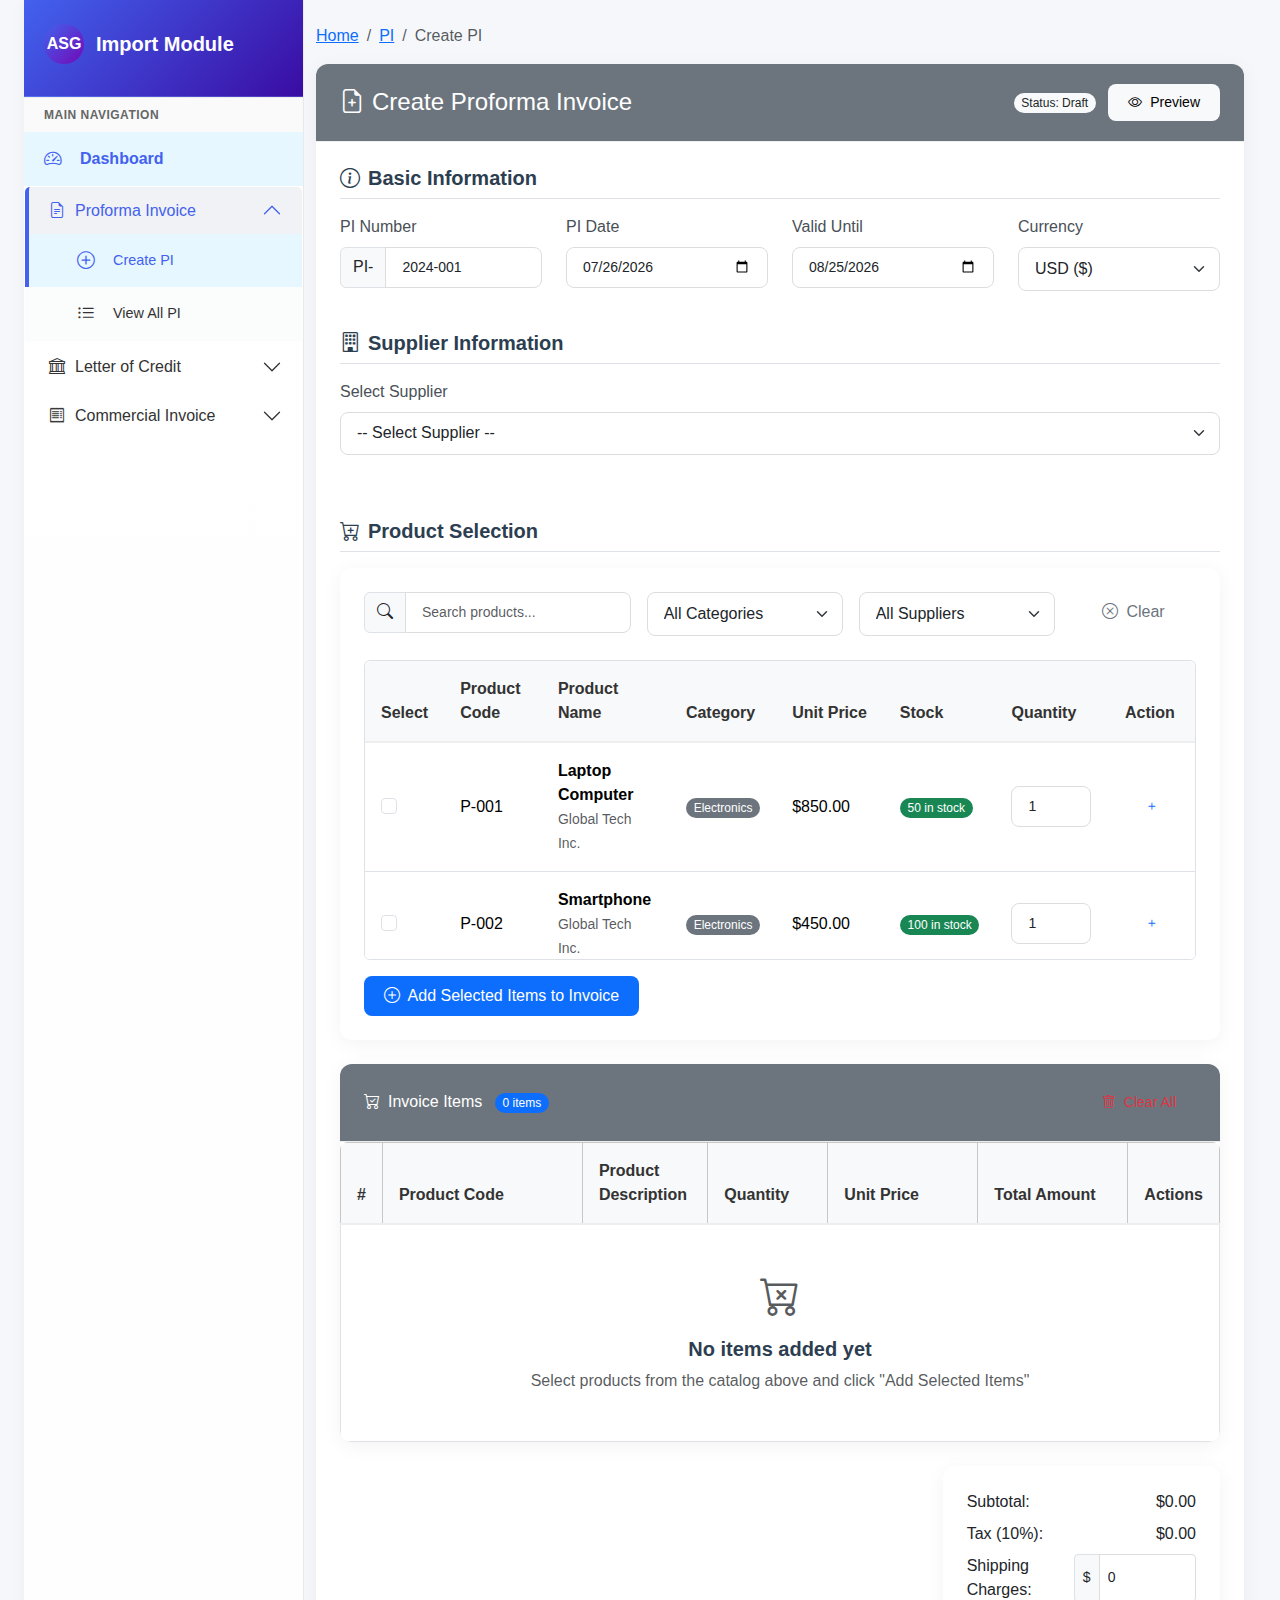
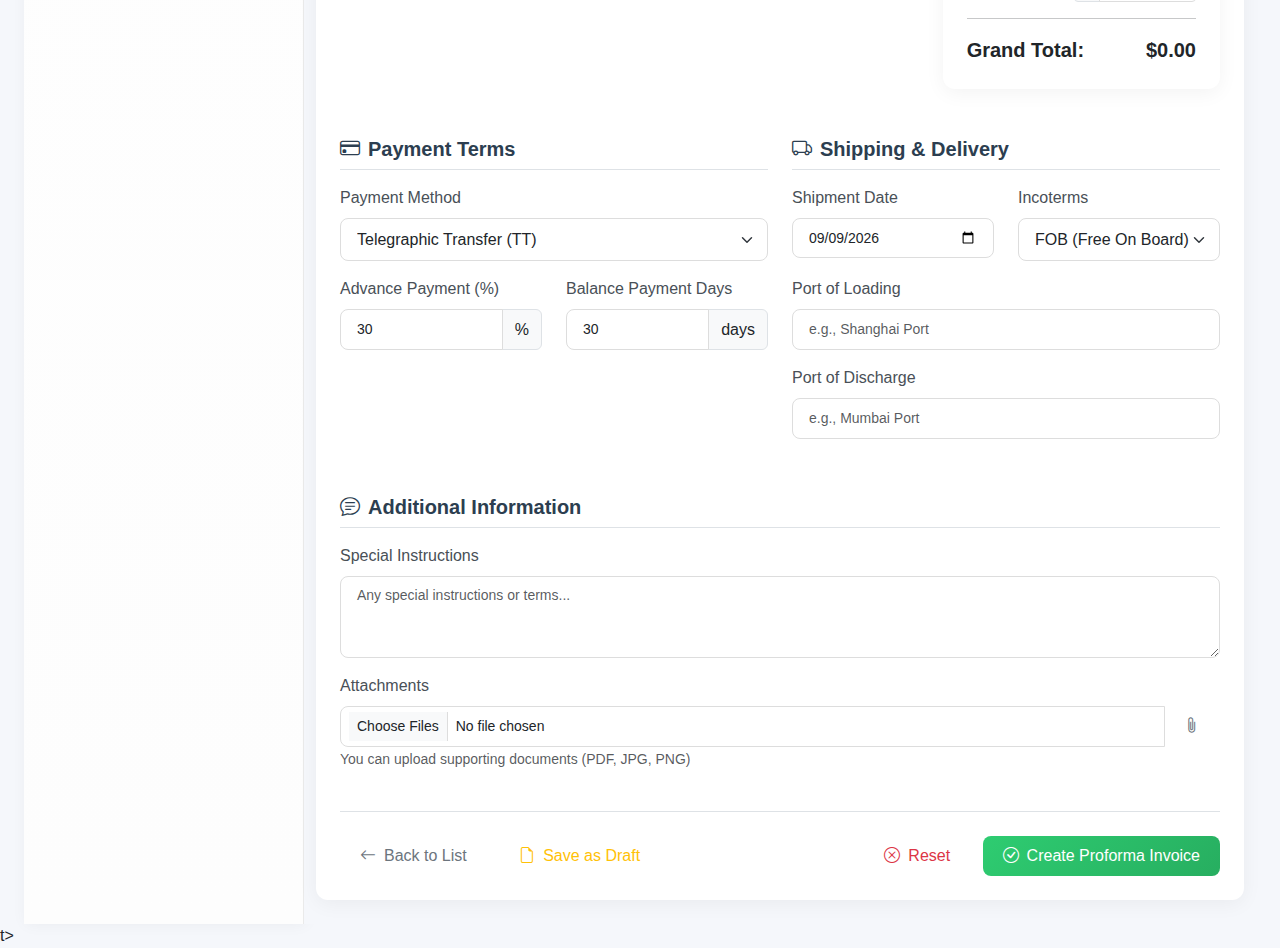
<file: pages/pi-create.html>
<!DOCTYPE html>
<html lang="en">

<head>
    <meta charset="UTF-8">
    <meta name="viewport" content="width=device-width, initial-scale=1.0">
    <title>Create PI - Commercial Import Module</title>
    <link href="https://cdn.jsdelivr.net/npm/bootstrap@5.3.0-alpha1/dist/css/bootstrap.min.css" rel="stylesheet">
    <link rel="stylesheet" href="https://cdn.jsdelivr.net/npm/bootstrap-icons@1.8.1/font/bootstrap-icons.css">
    <link rel="stylesheet" href="../css/style.css">
</head>

<body>
    <div class="d-flex p-4 pt-0 pb-0" id="wrapper">
        <!-- Sidebar (same as index.html) -->
        <div class="sidebar-wrapper" id="sidebar-wrapper" style="width: 280px;">
            <div class="sidebar-heading text-white">
                <div class="d-flex align-items-center mb-2">
                    <div class="user-avatar">ASG</div>
                    <div>
                        <h4 class="mb-0">Import Module</h4>
                    </div>
                </div>
            </div>

            <div class="list-group list-group-flush">
                <!-- Main Navigation -->
                <div class="category-label mt-0">MAIN NAVIGATION</div>

                <a href="../index.html" class="list-group-item list-group-item-action active">
                    <i class="bi bi-speedometer2"></i>Dashboard
                </a>

                <!-- PI Section -->
                <div class="accordion" id="piAccordion">
                    <div class="accordion-item">
                        <h2 class="accordion-header">
                            <button class="accordion-button collapsed" type="button" data-bs-toggle="collapse"
                                data-bs-target="#piCollapse">
                                <i class="bi bi-file-earmark-text"></i>Proforma Invoice
                            </button>
                        </h2>
                        <div id="piCollapse" class="accordion-collapse collapse" data-bs-parent="#piAccordion">
                            <div class="accordion-body">
                                <a href="./pi-create.html" class="list-group-item list-group-item-action active">
                                    <i class="bi bi-plus-circle"></i>Create PI
                                </a>
                                <a href="./pi-view.html" class="list-group-item list-group-item-action">
                                    <i class="bi bi-list-ul"></i>View All PI
                                </a>
                            </div>
                        </div>
                    </div>
                </div>



                <!-- LC Section -->
                <div class="accordion" id="lcAccordion">
                    <div class="accordion-item">
                        <h2 class="accordion-header">
                            <button class="accordion-button collapsed" type="button" data-bs-toggle="collapse"
                                data-bs-target="#lcCollapse">
                                <i class="bi bi-bank"></i>Letter of Credit
                            </button>
                        </h2>
                        <div id="lcCollapse" class="accordion-collapse collapse" data-bs-parent="#lcAccordion">
                            <div class="accordion-body">
                                <a href="./lc-create.html" class="list-group-item list-group-item-action">
                                    <i class="bi bi-plus-circle"></i>Create LC
                                </a>
                                <a href="./lc-view.html" class="list-group-item list-group-item-action">
                                    <i class="bi bi-list-ul"></i>View All LC
                                </a>
                            </div>
                        </div>
                    </div>
                </div>

                                <!-- CI Section -->
                <div class="accordion" id="ciAccordion">
                    <div class="accordion-item">
                        <h2 class="accordion-header">
                            <button class="accordion-button collapsed" type="button" data-bs-toggle="collapse"
                                data-bs-target="#ciCollapse">
                                <i class="bi bi-receipt"></i>Commercial Invoice
                            </button>
                        </h2>
                        <div id="ciCollapse" class="accordion-collapse collapse" data-bs-parent="#ciAccordion">
                            <div class="accordion-body">
                                <a href="./cl-create.html" class="list-group-item list-group-item-action">
                                    <i class="bi bi-plus-circle"></i>Create CI
                                </a>
                                <a href="./ci-view.html" class="list-group-item list-group-item-action">
                                    <i class="bi bi-list-ul"></i>View All CI
                                </a>
                            </div>
                        </div>
                    </div>
                </div>
            </div>
        </div>
        <!-- Page Content -->
        <div id="page-content-wrapper" style="flex: 1;">
            <!-- Main Content -->
            <div class="container mt-4">
                <nav aria-label="breadcrumb">
                    <ol class="breadcrumb">
                        <li class="breadcrumb-item"><a href="../index.html">Home</a></li>
                        <li class="breadcrumb-item"><a href="pi-view.html">PI</a></li>
                        <li class="breadcrumb-item active">Create PI</li>
                    </ol>
                </nav>

                <div class="card">
                    <div class="card-header bg-secondary text-white d-flex justify-content-between align-items-center">
                        <h4 class="mb-0"><i class="bi bi-file-earmark-plus me-2"></i>Create Proforma Invoice</h4>
                        <div>
                            <span class="badge bg-light text-dark me-2">Status: Draft</span>
                            <button type="button" class="btn btn-light btn-sm" id="previewBtn">
                                <i class="bi bi-eye me-1"></i> Preview
                            </button>
                        </div>
                    </div>
                    <div class="card-body">
                        <form id="piForm">
                            <!-- Basic Information Section -->
                            <div class="row mb-4">
                                <div class="col-md-12">
                                    <h5 class="border-bottom pb-2 mb-3">
                                        <i class="bi bi-info-circle me-2"></i>Basic Information
                                    </h5>
                                </div>

                                <div class="col-md-3 mb-3">
                                    <label class="form-label">PI Number</label>
                                    <div class="input-group">
                                        <span class="input-group-text bg-light">PI-</span>
                                        <input type="text" class="form-control form-control-sm" id="piNumber" value="2024-001" readonly>
                                    </div>
                                </div>

                                <div class="col-md-3 mb-3">
                                    <label class="form-label">PI Date</label>
                                    <input type="date" class="form-control form-control-sm" id="piDate" required>
                                </div>

                                <div class="col-md-3 mb-3">
                                    <label class="form-label">Valid Until</label>
                                    <input type="date" class="form-control form-control-sm" id="validUntil" required>
                                </div>

                                <div class="col-md-3 mb-3">
                                    <label class="form-label">Currency</label>
                                    <select class="form-select" id="currency" required>
                                        <option value="USD">USD ($)</option>
                                        <option value="EUR">EUR (€)</option>
                                        <option value="GBP">GBP (£)</option>
                                        <option value="INR">INR (₹)</option>
                                    </select>
                                </div>
                            </div>

                            <!-- Supplier & Buyer Information -->
                            <div class="row mb-4">
                                <div class="col-md-12 mb-4">
                                    <h5 class="border-bottom pb-2 mb-3">
                                        <i class="bi bi-building me-2"></i>Supplier Information
                                    </h5>
                                    <div class="row">
                                        <div class="col-md-12 mb-3">
                                            <label class="form-label">Select Supplier</label>
                                            <select class="form-select" id="supplierSelect" required>
                                                <option value="">-- Select Supplier --</option>
                                                <option value="1">Global Tech Inc. (USA)</option>
                                                <option value="2">Euro Suppliers Ltd (Germany)</option>
                                                <option value="3">Asia Imports Co. (China)</option>
                                                <option value="4">US Manufacturing (USA)</option>
                                                <option value="5">China Exports (China)</option>
                                            </select>
                                        </div>
                                        <div class="col-md-12">
                                            <div id="supplierInfo" class="card bg-light p-3" style="display: none;">
                                                <div class="row">
                                                    <div class="col-md-6">
                                                        <small class="text-muted d-block">Company</small>
                                                        <span id="supplierCompany">-</span>
                                                    </div>
                                                    <div class="col-md-6">
                                                        <small class="text-muted d-block">Contact Person</small>
                                                        <span id="supplierContact">-</span>
                                                    </div>
                                                    <div class="col-md-6">
                                                        <small class="text-muted d-block">Email</small>
                                                        <span id="supplierEmail">-</span>
                                                    </div>
                                                    <div class="col-md-6">
                                                        <small class="text-muted d-block">Phone</small>
                                                        <span id="supplierPhone">-</span>
                                                    </div>
                                                    <div class="col-md-12">
                                                        <small class="text-muted d-block">Address</small>
                                                        <span id="supplierAddress">-</span>
                                                    </div>
                                                </div>
                                            </div>
                                        </div>
                                    </div>
                                </div>

                                
                            </div>

                            <!-- Product Selection Section -->
                            <div class="row mb-4">
                                <div class="col-md-12">
                                    <h5 class="border-bottom pb-2 mb-3">
                                        <i class="bi bi-cart-plus me-2"></i>Product Selection
                                    </h5>

                                    <!-- Product Search and Filter -->
                                    <div class="card mb-4">
                                        <div class="card-body">
                                            <div class="row g-3 mb-4">
                                                <div class="col-md-4">
                                                    <div class="input-group">
                                                        <span class="input-group-text">
                                                            <i class="bi bi-search"></i>
                                                        </span>
                                                        <input type="text" class="form-control form-control-sm" id="productSearch"
                                                            placeholder="Search products...">
                                                    </div>
                                                </div>
                                                <div class="col-md-3">
                                                    <select class="form-select" id="categoryFilter">
                                                        <option value="">All Categories</option>
                                                        <option value="Electronics">Electronics</option>
                                                        <option value="Textiles">Textiles</option>
                                                        <option value="Machinery">Machinery</option>
                                                        <option value="Chemicals">Chemicals</option>
                                                    </select>
                                                </div>
                                                <div class="col-md-3">
                                                    <select class="form-select" id="supplierFilter">
                                                        <option value="">All Suppliers</option>
                                                        <option value="Global Tech Inc.">Global Tech Inc.</option>
                                                        <option value="Euro Suppliers Ltd">Euro Suppliers Ltd</option>
                                                        <option value="Asia Imports Co.">Asia Imports Co.</option>
                                                    </select>
                                                </div>
                                                <div class="col-md-2">
                                                    <button type="button" class="btn btn-outline-secondary w-100"
                                                        id="clearFilters">
                                                        <i class="bi bi-x-circle me-1"></i> Clear
                                                    </button>
                                                </div>
                                            </div>

                                            <!-- Product Catalog -->
                                            <div class="table-responsive mb-3"
                                                style="max-height: 300px; overflow-y: auto; border: 1px solid #dee2e6; border-radius: 0.375rem;">
                                                <table class="table table-hover mb-0">
                                                    <thead class="table-light sticky-top">
                                                        <tr>
                                                            <th width="50">Select</th>
                                                            <th width="120">Product Code</th>
                                                            <th>Product Name</th>
                                                            <th width="100">Category</th>
                                                            <th width="100">Unit Price</th>
                                                            <th width="100">Stock</th>
                                                            <th width="120">Quantity</th>
                                                            <th width="80">Action</th>
                                                        </tr>
                                                    </thead>
                                                    <tbody id="productList">
                                                        <!-- Product items will be populated by JavaScript -->
                                                    </tbody>
                                                </table>
                                            </div>

                                            <div class="d-flex justify-content-between align-items-center mt-3">
                                                <div id="selectedSummary" style="display: none;">
                                                    <span id="selectedCount" class="text-primary fw-medium">0 items
                                                        selected</span>
                                                </div>
                                                <button type="button" class="btn btn-primary" id="addSelectedBtn">
                                                    <i class="bi bi-plus-circle me-1"></i> Add Selected Items to Invoice
                                                </button>
                                            </div>
                                        </div>
                                    </div>

                                    <!-- Selected Items Table -->
                                    <div class="card">
                                        <div
                                            class="card-header bg-secondary d-flex justify-content-between align-items-center">
                                            <h6 class="mb-0">
                                                <i class="bi bi-cart-check me-2"></i>Invoice Items
                                                <span class="badge bg-primary ms-2" id="itemCountBadge">0 items</span>
                                            </h6>
                                            <button type="button" class="btn btn-sm btn-outline-danger"
                                                id="clearAllItems">
                                                <i class="bi bi-trash me-1"></i> Clear All
                                            </button>
                                        </div>
                                        <div class="card-body p-0">
                                            <div class="table-responsive">
                                                <table class="table table-bordered table-hover mb-0"
                                                    id="selectedItemsTable">
                                                    <thead class="table-light">
                                                        <tr>
                                                            <th width="40">#</th>
                                                            <th width="200">Product Code</th>
                                                            <th>Product Description</th>
                                                            <th width="120">Quantity</th>
                                                            <th width="150">Unit Price</th>
                                                            <th width="150">Total Amount</th>
                                                            <th width="80">Actions</th>
                                                        </tr>
                                                    </thead>
                                                    <tbody id="selectedItemsBody">
                                                        <!-- Items will be added here dynamically -->
                                                        <tr id="noItemsRow">
                                                            <td colspan="7" class="text-center text-muted py-5">
                                                                <i class="bi bi-cart-x display-6 d-block mb-3"></i>
                                                                <h5>No items added yet</h5>
                                                                <p class="mb-0">Select products from the catalog above
                                                                    and click "Add Selected Items"</p>
                                                            </td>
                                                        </tr>
                                                    </tbody>
                                                </table>
                                            </div>
                                        </div>
                                    </div>

                                    <!-- Totals Section -->
                                    <div class="row mt-4">
                                        <div class="col-md-8"></div>
                                        <div class="col-md-4">
                                            <div class="card">
                                                <div class="card-body">
                                                    <div class="d-flex justify-content-between mb-2">
                                                        <span>Subtotal:</span>
                                                        <span id="subtotalAmount" class="fw-medium">$0.00</span>
                                                    </div>
                                                    <div class="d-flex justify-content-between mb-2">
                                                        <span>Tax (10%):</span>
                                                        <span id="taxAmount">$0.00</span>
                                                    </div>
                                                    <div class="d-flex justify-content-between mb-2">
                                                        <span>Shipping Charges:</span>
                                                        <div class="input-group input-group-sm" style="width: 150px;">
                                                            <span class="input-group-text">$</span>
                                                            <input type="number" class="form-control form-control-sm"
                                                                id="shippingCharges" value="0" min="0" step="0.01">
                                                        </div>
                                                    </div>
                                                    <hr>
                                                    <div class="d-flex justify-content-between fw-bold fs-5">
                                                        <span>Grand Total:</span>
                                                        <span id="grandTotal">$0.00</span>
                                                    </div>
                                                </div>
                                            </div>
                                        </div>
                                    </div>
                                </div>
                            </div>

                            <!-- Payment & Shipping Terms -->
                            <div class="row mb-4">
                                <div class="col-md-6 mb-3">
                                    <h5 class="border-bottom pb-2 mb-3">
                                        <i class="bi bi-credit-card me-2"></i>Payment Terms
                                    </h5>
                                    <div class="row">
                                        <div class="col-md-12 mb-3">
                                            <label class="form-label">Payment Method</label>
                                            <select class="form-select" id="paymentMethod" required>
                                                <option value="TT">Telegraphic Transfer (TT)</option>
                                                <option value="LC">Letter of Credit (LC)</option>
                                                <option value="CAD">Cash Against Documents</option>
                                                <option value="DP">Documents Against Payment</option>
                                            </select>
                                        </div>
                                        <div class="col-md-6 mb-3">
                                            <label class="form-label">Advance Payment (%)</label>
                                            <div class="input-group">
                                                <input type="number" class="form-control form-control-sm" id="advancePayment" value="30"
                                                    min="0" max="100">
                                                <span class="input-group-text">%</span>
                                            </div>
                                        </div>
                                        <div class="col-md-6 mb-3">
                                            <label class="form-label">Balance Payment Days</label>
                                            <div class="input-group">
                                                <input type="number" class="form-control form-control-sm" id="balanceDays" value="30"
                                                    min="0">
                                                <span class="input-group-text">days</span>
                                            </div>
                                        </div>
                                    </div>
                                </div>

                                <div class="col-md-6 mb-3">
                                    <h5 class="border-bottom pb-2 mb-3">
                                        <i class="bi bi-truck me-2"></i>Shipping & Delivery
                                    </h5>
                                    <div class="row">
                                        <div class="col-md-6 mb-3">
                                            <label class="form-label">Shipment Date</label>
                                            <input type="date" class="form-control form-control-sm" id="shipmentDate">
                                        </div>
                                        <div class="col-md-6 mb-3">
                                            <label class="form-label">Incoterms</label>
                                            <select class="form-select" id="incoterms">
                                                <option value="FOB">FOB (Free On Board)</option>
                                                <option value="CIF">CIF (Cost, Insurance & Freight)</option>
                                                <option value="EXW">EXW (Ex Works)</option>
                                                <option value="DDP">DDP (Delivered Duty Paid)</option>
                                            </select>
                                        </div>
                                        <div class="col-md-12 mb-3">
                                            <label class="form-label">Port of Loading</label>
                                            <input type="text" class="form-control form-control-sm" id="portLoading"
                                                placeholder="e.g., Shanghai Port">
                                        </div>
                                        <div class="col-md-12 mb-3">
                                            <label class="form-label">Port of Discharge</label>
                                            <input type="text" class="form-control form-control-sm" id="portDischarge"
                                                placeholder="e.g., Mumbai Port">
                                        </div>
                                    </div>
                                </div>
                            </div>

                            <!-- Additional Information -->
                            <div class="row mb-4">
                                <div class="col-md-12">
                                    <h5 class="border-bottom pb-2 mb-3">
                                        <i class="bi bi-chat-text me-2"></i>Additional Information
                                    </h5>
                                    <div class="row">
                                        <div class="col-md-12 mb-3">
                                            <label class="form-label">Special Instructions</label>
                                            <textarea class="form-control form-control-sm" id="specialInstructions" rows="3"
                                                placeholder="Any special instructions or terms..."></textarea>
                                        </div>
                                        <div class="col-md-12 mb-3">
                                            <label class="form-label">Attachments</label>
                                            <div class="input-group">
                                                <input type="file" class="form-control form-control-sm" id="attachments" multiple>
                                                <button class="btn btn-outline-secondary" type="button">
                                                    <i class="bi bi-paperclip"></i>
                                                </button>
                                            </div>
                                            <small class="text-muted">You can upload supporting documents (PDF, JPG,
                                                PNG)</small>
                                        </div>
                                    </div>
                                </div>
                            </div>

                            <!-- Action Buttons -->
                            <div class="d-flex justify-content-between align-items-center border-top pt-4">
                                <div>
                                    <a href="pi-view.html" class="btn btn-outline-secondary">
                                        <i class="bi bi-arrow-left me-2"></i>Back to List
                                    </a>
                                    <button type="button" class="btn btn-outline-warning ms-2" id="saveDraftBtn">
                                        <i class="bi bi-file-earmark me-2"></i>Save as Draft
                                    </button>
                                </div>
                                <div>
                                    <button type="button" class="btn btn-outline-danger me-2" id="resetBtn">
                                        <i class="bi bi-x-circle me-2"></i>Reset
                                    </button>
                                    <button type="submit" class="btn btn-success" id="submitBtn">
                                        <i class="bi bi-check-circle me-2"></i>Create Proforma Invoice
                                    </button>
                                </div>
                            </div>
                        </form>
                    </div>
                </div>
            </div>



            <!-- Footer (same as index.html) -->
        </div>
    </div>

    <script src="https://cdn.jsdelivr.net/npm/bootstrap@5.3.0-alpha1/dist/js/bootstrap.bundle.min.js"></script>
    <script src="../js/script.js"></script>




    <style>
        /* Custom styles for Create PI page */
        .card-header {
            color: #fff;
            /* background: linear-gradient(135deg, #0d6efd 0%, #0b5ed7 100%); */
        }

        h5 {
            color: #2c3e50;
            font-weight: 600;
        }

        .form-label {
            font-weight: 500;
            color: #495057;
            margin-bottom: 0.5rem;
        }

        #selectedItemsTable tbody tr:hover {
            background-color: rgba(13, 110, 253, 0.05);
        }

        .table th {
            font-weight: 600;
            background-color: #f8f9fa;
        }

        #noItemsRow {
            background-color: #f8f9fa;
        }

        .quantity-control {
            width: 100px;
        }

        .product-item:hover {
            background-color: #f8f9fa;
            cursor: pointer;
        }

        .form-control form-control-sm:focus,
        .form-select:focus {
            border-color: #86b7fe;
            box-shadow: 0 0 0 0.25rem rgba(13, 110, 253, 0.25);
        }

        .sticky-top {
            position: sticky;
            top: 0;
            z-index: 10;
            background-color: #f8f9fa;
        }

        /* Animation for new items */
        @keyframes fadeIn {
            from {
                opacity: 0;
                transform: translateY(-10px);
            }

            to {
                opacity: 1;
                transform: translateY(0);
            }
        }

        .fade-in {
            animation: fadeIn 0.3s ease-in;
        }

        /* Custom scrollbar */
        .table-responsive::-webkit-scrollbar {
            width: 6px;
            height: 6px;
        }

        .table-responsive::-webkit-scrollbar-track {
            background: #f1f1f1;
            border-radius: 3px;
        }

        .table-responsive::-webkit-scrollbar-thumb {
            background: #888;
            border-radius: 3px;
        }

        .table-responsive::-webkit-scrollbar-thumb:hover {
            background: #555;
        }

        /* Highlight selected products */
        .product-checkbox:checked+td {
            background-color: #e7f1ff !important;
        }

        tr.selected-product {
            background-color: #e7f1ff !important;
        }

        /* Badge styles */
        .badge {
            font-size: 0.75em;
            padding: 0.35em 0.65em;
        }

        /* Input group adjustments */
        .input-group-sm .form-control form-control-sm {
            padding: 0.25rem 0.5rem;
            font-size: 0.875rem;
        }
    </style>

    <script>
    // Product Data
    const products = [
        { id: 1, code: 'P-001', name: 'Laptop Computer', category: 'Electronics', price: 850.00, stock: 50, supplier: 'Global Tech Inc.' },
        { id: 2, code: 'P-002', name: 'Smartphone', category: 'Electronics', price: 450.00, stock: 100, supplier: 'Global Tech Inc.' },
        { id: 3, code: 'P-003', name: 'LED Monitor', category: 'Electronics', price: 220.00, stock: 75, supplier: 'Global Tech Inc.' },
        { id: 4, code: 'P-004', name: 'Cotton Fabric Roll', category: 'Textiles', price: 25.50, stock: 200, supplier: 'Asia Imports Co.' },
        { id: 5, code: 'P-005', name: 'Industrial Machine', category: 'Machinery', price: 12500.00, stock: 5, supplier: 'Euro Suppliers Ltd' },
        { id: 6, code: 'P-006', name: 'Chemical Compound', category: 'Chemicals', price: 85.75, stock: 150, supplier: 'Euro Suppliers Ltd' },
        { id: 7, code: 'P-007', name: 'Wireless Headphones', category: 'Electronics', price: 120.00, stock: 80, supplier: 'Global Tech Inc.' },
        { id: 8, code: 'P-008', name: 'Tablet Device', category: 'Electronics', price: 320.00, stock: 60, supplier: 'Global Tech Inc.' }
    ];

    // Supplier Data
    const suppliers = {
        1: {
            company: 'Global Tech Inc.',
            contact: 'Michael Johnson',
            email: 'michael@globaltech.com',
            phone: '+1-555-0123',
            address: '123 Tech Street, Silicon Valley, CA 94000, USA'
        },
        2: {
            company: 'Euro Suppliers Ltd',
            contact: 'Hans Schmidt',
            email: 'hans@eurosuppliers.de',
            phone: '+49-30-123456',
            address: 'Berliner Strasse 45, 10115 Berlin, Germany'
        },
        3: {
            company: 'Asia Imports Co.',
            contact: 'Li Wei',
            email: 'liwei@asiaimports.cn',
            phone: '+86-10-87654321',
            address: 'No. 88 Nanjing Road, Shanghai 200000, China'
        }
    };

    // Selected items array
    let selectedItems = [];
    let itemCounter = 1;

    // Initialize page
    document.addEventListener('DOMContentLoaded', function() {
        // Set today's date
        const today = new Date().toISOString().split('T')[0];
        document.getElementById('piDate').value = today;
        
        // Set valid until date (30 days from today)
        const validDate = new Date();
        validDate.setDate(validDate.getDate() + 30);
        document.getElementById('validUntil').value = validDate.toISOString().split('T')[0];
        
        // Set shipment date (45 days from today)
        const shipDate = new Date();
        shipDate.setDate(shipDate.getDate() + 45);
        document.getElementById('shipmentDate').value = shipDate.toISOString().split('T')[0];
        
        // Populate product list
        populateProductList();
        
        // Initialize event listeners
        initializeEventListeners();
        
        // Calculate totals
        calculateTotals();
    });

    // Populate product list
    function populateProductList(filteredProducts = products) {
        const productList = document.getElementById('productList');
        productList.innerHTML = '';
        
        filteredProducts.forEach(product => {
            const row = document.createElement('tr');
            row.className = 'product-item';
            row.innerHTML = `
                <td>
                    <div class="form-check">
                        <input class="form-check-input product-checkbox" type="checkbox" data-id="${product.id}">
                    </div>
                </td>
                <td>${product.code}</td>
                <td>
                    <strong>${product.name}</strong>
                    <br>
                    <small class="text-muted">${product.supplier}</small>
                </td>
                <td><span class="badge bg-secondary">${product.category}</span></td>
                <td>$${product.price.toFixed(2)}</td>
                <td>
                    <span class="badge ${product.stock > 20 ? 'bg-success' : 'bg-warning'}">
                        ${product.stock} in stock
                    </span>
                </td>
                <td>
                    <input type="number" class="form-control form-control-sm form-control form-control-sm-sm product-quantity" 
                           data-id="${product.id}" 
                           min="1" 
                           max="${product.stock}" 
                           value="1"
                           style="width: 80px;">
                </td>
                <td>
                    <button type="button" class="btn btn-sm btn-outline-primary add-single-btn" data-id="${product.id}">
                        <i class="bi bi-plus"></i>
                    </button>
                </td>
            `;
            productList.appendChild(row);
        });
        
        // Update selected summary
        updateSelectedSummary();
    }

    // Initialize event listeners
    function initializeEventListeners() {
        // Supplier selection
        document.getElementById('supplierSelect').addEventListener('change', function() {
            const supplierId = this.value;
            const supplierInfo = document.getElementById('supplierInfo');
            
            if (supplierId && suppliers[supplierId]) {
                const supplier = suppliers[supplierId];
                document.getElementById('supplierCompany').textContent = supplier.company;
                document.getElementById('supplierContact').textContent = supplier.contact;
                document.getElementById('supplierEmail').textContent = supplier.email;
                document.getElementById('supplierPhone').textContent = supplier.phone;
                document.getElementById('supplierAddress').textContent = supplier.address;
                supplierInfo.style.display = 'block';
            } else {
                supplierInfo.style.display = 'none';
            }
        });

        // Product search and filter
        document.getElementById('productSearch').addEventListener('input', filterProducts);
        document.getElementById('categoryFilter').addEventListener('change', filterProducts);
        document.getElementById('supplierFilter').addEventListener('change', filterProducts);
        document.getElementById('clearFilters').addEventListener('click', clearFilters);

        // Select all products
        document.addEventListener('change', function(e) {
            if (e.target.classList.contains('product-checkbox')) {
                updateSelectedSummary();
            }
        });

        // Add single product buttons
        document.addEventListener('click', function(e) {
            if (e.target.classList.contains('add-single-btn') || e.target.closest('.add-single-btn')) {
                const button = e.target.classList.contains('add-single-btn') ? e.target : e.target.closest('.add-single-btn');
                const productId = parseInt(button.dataset.id);
                addSingleProduct(productId);
            }
        });

        // Add selected items button
        document.getElementById('addSelectedBtn').addEventListener('click', addSelectedItems);

        // Clear all items button
        document.getElementById('clearAllItems').addEventListener('click', clearAllItems);

        // Shipping charges change
        document.getElementById('shippingCharges').addEventListener('input', calculateTotals);

        // Form submission
        document.getElementById('piForm').addEventListener('submit', function(e) {
            e.preventDefault();
            submitPI();
        });

        // Save draft button
        document.getElementById('saveDraftBtn').addEventListener('click', saveAsDraft);

        // Reset button
        document.getElementById('resetBtn').addEventListener('click', resetForm);

        // Preview button
        document.getElementById('previewBtn').addEventListener('click', previewPI);
    }

    // Filter products based on search and filters
    function filterProducts() {
        const searchTerm = document.getElementById('productSearch').value.toLowerCase();
        const categoryFilter = document.getElementById('categoryFilter').value;
        const supplierFilter = document.getElementById('supplierFilter').value;
        
        const filtered = products.filter(product => {
            const matchesSearch = product.name.toLowerCase().includes(searchTerm) || 
                                 product.code.toLowerCase().includes(searchTerm);
            const matchesCategory = !categoryFilter || product.category === categoryFilter;
            const matchesSupplier = !supplierFilter || product.supplier === supplierFilter;
            
            return matchesSearch && matchesCategory && matchesSupplier;
        });
        
        populateProductList(filtered);
    }

    // Clear all filters
    function clearFilters() {
        document.getElementById('productSearch').value = '';
        document.getElementById('categoryFilter').value = '';
        document.getElementById('supplierFilter').value = '';
        filterProducts();
    }

    // Update selected items summary
    function updateSelectedSummary() {
        const checkboxes = document.querySelectorAll('.product-checkbox:checked');
        const selectedCount = checkboxes.length;
        const summaryElement = document.getElementById('selectedSummary');
        const countElement = document.getElementById('selectedCount');
        
        if (selectedCount > 0) {
            countElement.textContent = `${selectedCount} item${selectedCount > 1 ? 's' : ''} selected`;
            summaryElement.style.display = 'block';
        } else {
            summaryElement.style.display = 'none';
        }
    }

    // Add single product
    function addSingleProduct(productId) {
        const quantityInput = document.querySelector(`.product-quantity[data-id="${productId}"]`);
        const quantity = parseInt(quantityInput.value) || 1;
        
        const product = products.find(p => p.id === productId);
        
        // Check if item already exists
        const existingItem = selectedItems.find(item => item.id === productId);
        
        if (existingItem) {
            existingItem.quantity += quantity;
            updateItemInTable(existingItem);
        } else {
            const newItem = {
                id: productId,
                code: product.code,
                name: product.name,
                category: product.category,
                price: product.price,
                quantity: quantity,
                total: product.price * quantity,
                supplier: product.supplier
            };
            
            selectedItems.push(newItem);
            addItemToTable(newItem);
        }
        
        calculateTotals();
        updateItemCount();
    }

    // Add selected items to the invoice table
    function addSelectedItems() {
        const checkboxes = document.querySelectorAll('.product-checkbox:checked');
        
        if (checkboxes.length === 0) {
            alert('Please select at least one product.');
            return;
        }
        
        checkboxes.forEach(checkbox => {
            const productId = parseInt(checkbox.dataset.id);
            const quantityInput = document.querySelector(`.product-quantity[data-id="${productId}"]`);
            const quantity = parseInt(quantityInput.value) || 1;
            
            const product = products.find(p => p.id === productId);
            
            // Check if item already exists
            const existingItem = selectedItems.find(item => item.id === productId);
            
            if (existingItem) {
                existingItem.quantity += quantity;
                updateItemInTable(existingItem);
            } else {
                const newItem = {
                    id: productId,
                    code: product.code,
                    name: product.name,
                    category: product.category,
                    price: product.price,
                    quantity: quantity,
                    total: product.price * quantity,
                    supplier: product.supplier
                };
                
                selectedItems.push(newItem);
                addItemToTable(newItem);
            }
            
            // Uncheck the checkbox
            checkbox.checked = false;
        });
        
        // Update summary and totals
        updateSelectedSummary();
        calculateTotals();
        updateItemCount();
    }

    // Add item to the invoice table
    function addItemToTable(item) {
        const tbody = document.getElementById('selectedItemsBody');
        const noItemsRow = document.getElementById('noItemsRow');
        
        // Remove "no items" row if it exists
        if (noItemsRow) {
            noItemsRow.remove();
        }
        
        const row = document.createElement('tr');
        row.id = `item-${item.id}`;
        row.className = 'fade-in';
        row.innerHTML = `
            <td>${itemCounter++}</td>
            <td>${item.code}</td>
            <td>
                <strong>${item.name}</strong>
                <br>
                <small class="text-muted">${item.category} | ${item.supplier}</small>
            </td>
            <td>
                <div class="input-group input-group-sm quantity-control">
                    <button class="btn btn-outline-secondary btn-sm" type="button" onclick="updateQuantity(${item.id}, -1)">-</button>
                    <input type="number" class="form-control form-control-sm text-center" 
                           id="qty-${item.id}" 
                           value="${item.quantity}" 
                           min="1"
                           onchange="updateItemTotal(${item.id})">
                    <button class="btn btn-outline-secondary btn-sm" type="button" onclick="updateQuantity(${item.id}, 1)">+</button>
                </div>
            </td>
            <td>
                <div class="input-group input-group-sm">
                    <span class="input-group-text">$</span>
                    <input type="number" class="form-control form-control-sm" 
                           id="price-${item.id}" 
                           value="${item.price.toFixed(2)}" 
                           step="0.01"
                           onchange="updateItemTotal(${item.id})">
                </div>
            </td>
            <td id="total-${item.id}" class="fw-bold">$${(item.price * item.quantity).toFixed(2)}</td>
            <td>
                <button type="button" class="btn btn-danger btn-sm" onclick="removeItem(${item.id})">
                    <i class="bi bi-trash"></i>
                </button>
            </td>
        `;
        
        tbody.appendChild(row);
    }

    // Update item in table
    function updateItemInTable(item) {
        const qtyInput = document.getElementById(`qty-${item.id}`);
        const totalCell = document.getElementById(`total-${item.id}`);
        
        if (qtyInput && totalCell) {
            qtyInput.value = item.quantity;
            totalCell.textContent = `$${(item.price * item.quantity).toFixed(2)}`;
        }
    }

    // Update quantity with buttons
    window.updateQuantity = function(itemId, change) {
        const item = selectedItems.find(i => i.id === itemId);
        if (item) {
            const newQty = item.quantity + change;
            if (newQty >= 1) {
                item.quantity = newQty;
                item.total = item.price * item.quantity;
                
                const qtyInput = document.getElementById(`qty-${itemId}`);
                const totalCell = document.getElementById(`total-${itemId}`);
                
                qtyInput.value = newQty;
                totalCell.textContent = `$${item.total.toFixed(2)}`;
                
                calculateTotals();
            }
        }
    };

    // Update item total when price or quantity changes
    window.updateItemTotal = function(itemId) {
        const item = selectedItems.find(i => i.id === itemId);
        if (item) {
            const qtyInput = document.getElementById(`qty-${itemId}`);
            const priceInput = document.getElementById(`price-${itemId}`);
            const totalCell = document.getElementById(`total-${itemId}`);
            
            item.quantity = parseInt(qtyInput.value) || 1;
            item.price = parseFloat(priceInput.value) || 0;
            item.total = item.price * item.quantity;
            
            totalCell.textContent = `$${item.total.toFixed(2)}`;
            calculateTotals();
        }
    };

    // Remove item from invoice
    window.removeItem = function(itemId) {
        // Remove from array
        selectedItems = selectedItems.filter(item => item.id !== itemId);
        
        // Remove from table
        const row = document.getElementById(`item-${itemId}`);
        if (row) {
            row.remove();
        }
        
        // Update serial numbers
        updateSerialNumbers();
        
        // Show "no items" message if table is empty
        const tbody = document.getElementById('selectedItemsBody');
        if (tbody.children.length === 0) {
            tbody.innerHTML = `
                <tr id="noItemsRow">
                    <td colspan="7" class="text-center text-muted py-5">
                        <i class="bi bi-cart-x display-6 d-block mb-3"></i>
                        <h5>No items added yet</h5>
                        <p class="mb-0">Select products from the catalog above and click "Add Selected Items"</p>
                    </td>
                </tr>
            `;
        }
        
        calculateTotals();
        updateItemCount();
    };

    // Clear all items from invoice
    function clearAllItems() {
        if (selectedItems.length === 0) return;
        
        if (confirm('Are you sure you want to remove all items from the invoice?')) {
            selectedItems = [];
            itemCounter = 1;
            
            const tbody = document.getElementById('selectedItemsBody');
            tbody.innerHTML = `
                <tr id="noItemsRow">
                    <td colspan="7" class="text-center text-muted py-5">
                        <i class="bi bi-cart-x display-6 d-block mb-3"></i>
                        <h5>No items added yet</h5>
                        <p class="mb-0">Select products from the catalog above and click "Add Selected Items"</p>
                    </td>
                </tr>
            `;
            
            calculateTotals();
            updateItemCount();
        }
    }

    // Update serial numbers in table
    function updateSerialNumbers() {
        const rows = document.querySelectorAll('#selectedItemsBody tr');
        let counter = 1;
        
        rows.forEach(row => {
            if (!row.id.includes('noItemsRow')) {
                row.cells[0].textContent = counter++;
            }
        });
        
        itemCounter = counter;
    }

    // Update item count badge
    function updateItemCount() {
        const count = selectedItems.length;
        document.getElementById('itemCountBadge').textContent = `${count} item${count !== 1 ? 's' : ''}`;
    }

    // Calculate all totals
    function calculateTotals() {
        let subtotal = 0;
        
        selectedItems.forEach(item => {
            subtotal += item.total;
        });
        
        const taxRate = 0.10; // 10% tax
        const tax = subtotal * taxRate;
        const shipping = parseFloat(document.getElementById('shippingCharges').value) || 0;
        const grandTotal = subtotal + tax + shipping;
        
        // Update display
        document.getElementById('subtotalAmount').textContent = `$${subtotal.toFixed(2)}`;
        document.getElementById('taxAmount').textContent = `$${tax.toFixed(2)}`;
        document.getElementById('grandTotal').textContent = `$${grandTotal.toFixed(2)}`;
    }

    // Save as draft
    function saveAsDraft() {
        // In a real application, this would save to database
        const piData = collectFormData();
        piData.status = 'draft';
        
        console.log('Saving as draft:', piData);
        
        // Show success message
        showAlert('Proforma Invoice saved as draft successfully!', 'success');
        
        // Simulate saving
        setTimeout(() => {
            // Update PI number for next entry
            const piNumber = document.getElementById('piNumber');
            const currentNum = parseInt(piNumber.value.split('-')[1]);
            piNumber.value = `2024-${String(currentNum + 1).padStart(3, '0')}`;
        }, 1000);
    }

    // Submit PI
    function submitPI() {
        if (selectedItems.length === 0) {
            showAlert('Please add at least one product to the invoice.', 'warning');
            return;
        }
        
        const piData = collectFormData();
        piData.status = 'submitted';
        
        console.log('Submitting PI:', piData);
        
        // Show success message
        showAlert(`Proforma Invoice PI-${piData.piNumber} has been created successfully!`, 'success');
        
        // Reset form for next entry
        setTimeout(() => {
            resetFormForNext();
        }, 2000);
    }

    // Reset form for next entry (without confirmation)
    function resetFormForNext() {
        // Clear selected items
        selectedItems = [];
        itemCounter = 1;
        
        document.getElementById('selectedItemsBody').innerHTML = `
            <tr id="noItemsRow">
                <td colspan="7" class="text-center text-muted py-5">
                    <i class="bi bi-cart-x display-6 d-block mb-3"></i>
                    <h5>No items added yet</h5>
                    <p class="mb-0">Select products from the catalog above and click "Add Selected Items"</p>
                </td>
            </tr>
        `;
        
        // Reset form fields (except PI number)
        document.getElementById('buyerName').value = '';
        document.getElementById('buyerEmail').value = '';
        document.getElementById('buyerPhone').value = '';
        document.getElementById('shippingAddress').value = '';
        document.getElementById('supplierSelect').value = '';
        document.getElementById('supplierInfo').style.display = 'none';
        document.getElementById('specialInstructions').value = '';
        document.getElementById('portLoading').value = '';
        document.getElementById('portDischarge').value = '';
        document.getElementById('shippingCharges').value = '0';
        
        // Reset dates
        const today = new Date().toISOString().split('T')[0];
        document.getElementById('piDate').value = today;
        
        const validDate = new Date();
        validDate.setDate(validDate.getDate() + 30);
        document.getElementById('validUntil').value = validDate.toISOString().split('T')[0];
        
        const shipDate = new Date();
        shipDate.setDate(shipDate.getDate() + 45);
        document.getElementById('shipmentDate').value = shipDate.toISOString().split('T')[0];
        
        // Update PI number
        const piNumber = document.getElementById('piNumber');
        const currentNum = parseInt(piNumber.value.split('-')[1]);
        piNumber.value = `2024-${String(currentNum + 1).padStart(3, '0')}`;
        
        // Reset totals
        calculateTotals();
        updateItemCount();
    }

    // Reset form (with confirmation)
    function resetForm() {
        if (confirm('Are you sure you want to reset the form? All unsaved data will be lost.')) {
            resetFormForNext();
            showAlert('Form has been reset.', 'info');
        }
    }

    // Collect form data
    function collectFormData() {
        const formData = {
            piNumber: document.getElementById('piNumber').value,
            piDate: document.getElementById('piDate').value,
            validUntil: document.getElementById('validUntil').value,
            currency: document.getElementById('currency').value,
            supplier: document.getElementById('supplierSelect').value,
            buyerName: document.getElementById('buyerName').value,
            buyerEmail: document.getElementById('buyerEmail').value,
            buyerPhone: document.getElementById('buyerPhone').value,
            shippingAddress: document.getElementById('shippingAddress').value,
            items: selectedItems,
            subtotal: parseFloat(document.getElementById('subtotalAmount').textContent.replace('$', '')),
            tax: parseFloat(document.getElementById('taxAmount').textContent.replace('$', '')),
            shipping: parseFloat(document.getElementById('shippingCharges').value),
            grandTotal: parseFloat(document.getElementById('grandTotal').textContent.replace('$', '')),
            paymentMethod: document.getElementById('paymentMethod').value,
            advancePayment: document.getElementById('advancePayment').value,
            balanceDays: document.getElementById('balanceDays').value,
            shipmentDate: document.getElementById('shipmentDate').value,
            incoterms: document.getElementById('incoterms').value,
            portLoading: document.getElementById('portLoading').value,
            portDischarge: document.getElementById('portDischarge').value,
            specialInstructions: document.getElementById('specialInstructions').value,
            createdAt: new Date().toISOString()
        };
        
        return formData;
    }

    // Preview PI
    function previewPI() {
        if (selectedItems.length === 0) {
            showAlert('Please add at least one product to preview the invoice.', 'warning');
            return;
        }
        
        // In a real application, this would open a preview modal or page
        const piData = collectFormData();
        console.log('Preview PI Data:', piData);
        
        // Simulate preview
        showAlert('Preview generated. Check console for data.', 'info');
    }

    // Show alert message
    function showAlert(message, type = 'info') {
        // Remove existing alerts
        const existingAlert = document.querySelector('.alert-dismissible');
        if (existingAlert) {
            existingAlert.remove();
        }
        
        const alertClass = {
            'success': 'alert-success',
            'warning': 'alert-warning',
            'info': 'alert-info',
            'danger': 'alert-danger'
        }[type];
        
        const iconClass = {
            'success': 'bi-check-circle-fill',
            'warning': 'bi-exclamation-triangle-fill',
            'info': 'bi-info-circle-fill',
            'danger': 'bi-x-circle-fill'
        }[type];
        
        const alertHTML = `
            <div class="alert ${alertClass} alert-dismissible fade show" role="alert">
                <i class="bi ${iconClass} me-2"></i>
                ${message}
                <button type="button" class="btn-close" data-bs-dismiss="alert"></button>
            </div>
        `;
        
        const cardBody = document.querySelector('.card-body');
        cardBody.insertAdjacentHTML('afterbegin', alertHTML);
        
        // Auto-dismiss after 5 seconds
        setTimeout(() => {
            const alert = document.querySelector('.alert-dismissible');
            if (alert) {
                alert.remove();
            }
        }, 5000);
    }
</script>t>
</body>

</html>
</file>
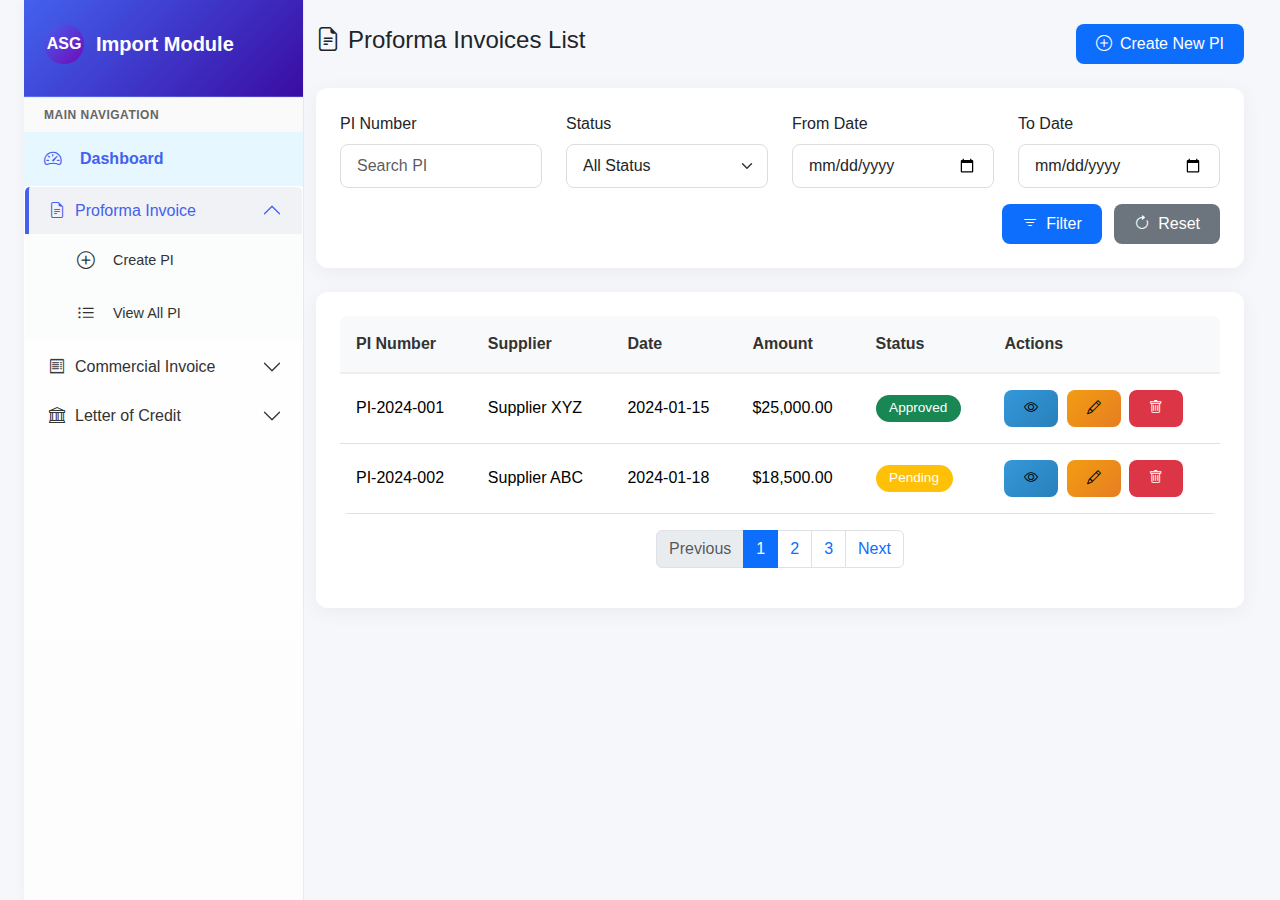
<file: pages/pi-view.html>
<!DOCTYPE html>
<html lang="en">
<head>
    <meta charset="UTF-8">
    <meta name="viewport" content="width=device-width, initial-scale=1.0">
    <title>View PI - Commercial Import Module</title>
    <link href="https://cdn.jsdelivr.net/npm/bootstrap@5.3.0-alpha1/dist/css/bootstrap.min.css" rel="stylesheet">
    <link rel="stylesheet" href="https://cdn.jsdelivr.net/npm/bootstrap-icons@1.8.1/font/bootstrap-icons.css">
    <link rel="stylesheet" href="../css/style.css">
</head>
<body>
    <div class="d-flex p-4 pt-0 pb-0" id="wrapper">
        <!-- Sidebar (same as index.html) -->
        <div class="sidebar-wrapper" id="sidebar-wrapper" style="width: 280px;">
            <div class="sidebar-heading text-white">
                <div class="d-flex align-items-center mb-2">
                    <div class="user-avatar">ASG</div>
                    <div>
                        <h4 class="mb-0">Import Module</h4>
                    </div>
                </div>
            </div>

            <div class="list-group list-group-flush">
                <!-- Main Navigation -->
                <div class="category-label mt-0">MAIN NAVIGATION</div>

                <a href="../index.html" class="list-group-item list-group-item-action active">
                    <i class="bi bi-speedometer2"></i>Dashboard
                </a>

                <!-- PI Section -->
                <div class="accordion" id="piAccordion">
                    <div class="accordion-item">
                        <h2 class="accordion-header">
                            <button class="accordion-button collapsed" type="button" data-bs-toggle="collapse"
                                data-bs-target="#piCollapse">
                                <i class="bi bi-file-earmark-text"></i>Proforma Invoice
                            </button>
                        </h2>
                        <div id="piCollapse" class="accordion-collapse collapse" data-bs-parent="#piAccordion">
                            <div class="accordion-body">
                                <a href="../pages/pi-create.html" class="list-group-item list-group-item-action">
                                    <i class="bi bi-plus-circle"></i>Create PI
                                </a>
                                <a href="./pi-view.html" class="list-group-item list-group-item-action">
                                    <i class="bi bi-list-ul"></i>View All PI
                                </a>
                            </div>
                        </div>
                    </div>
                </div>

                <!-- CI Section -->
                <div class="accordion" id="ciAccordion">
                    <div class="accordion-item">
                        <h2 class="accordion-header">
                            <button class="accordion-button collapsed" type="button" data-bs-toggle="collapse"
                                data-bs-target="#ciCollapse">
                                <i class="bi bi-receipt"></i>Commercial Invoice
                            </button>
                        </h2>
                        <div id="ciCollapse" class="accordion-collapse collapse" data-bs-parent="#ciAccordion">
                            <div class="accordion-body">
                                <a href="./cl-create.html" class="list-group-item list-group-item-action">
                                    <i class="bi bi-plus-circle"></i>Create CI
                                </a>
                                <a href="./ci-view.html" class="list-group-item list-group-item-action">
                                    <i class="bi bi-list-ul"></i>View All CI
                                </a>
                            </div>
                        </div>
                    </div>
                </div>

                <!-- LC Section -->
                <div class="accordion" id="lcAccordion">
                    <div class="accordion-item">
                        <h2 class="accordion-header">
                            <button class="accordion-button collapsed" type="button" data-bs-toggle="collapse"
                                data-bs-target="#lcCollapse">
                                <i class="bi bi-bank"></i>Letter of Credit
                            </button>
                        </h2>
                        <div id="lcCollapse" class="accordion-collapse collapse" data-bs-parent="#lcAccordion">
                            <div class="accordion-body">
                                <a href="./lc-create.html" class="list-group-item list-group-item-action">
                                    <i class="bi bi-plus-circle"></i>Create LC
                                </a>
                                <a href="./lc-view.html" class="list-group-item list-group-item-action">
                                    <i class="bi bi-list-ul"></i>View All LC
                                </a>
                            </div>
                        </div>
                    </div>
                </div>
                
            </div>
        </div>
        <!-- Page Content -->
        <div id="page-content-wrapper" style="flex: 1;">
            <!-- Top Navigation (same as index.html) -->
            
            <!-- Main Content -->
            <div class="container mt-4">
                <div class="d-flex justify-content-between align-items-center mb-4">
                    <h4><i class="bi bi-file-earmark-text me-2"></i>Proforma Invoices List</h4>
                    <a href="pi-create.html" class="btn btn-primary">
                        <i class="bi bi-plus-circle me-2"></i>Create New PI
                    </a>
                </div>
                
                <!-- Filters -->
                <div class="card mb-4">
                    <div class="card-body">
                        <div class="row">
                            <div class="col-md-3">
                                <label class="form-label">PI Number</label>
                                <input type="text" class="form-control" placeholder="Search PI">
                            </div>
                            <div class="col-md-3">
                                <label class="form-label">Status</label>
                                <select class="form-select">
                                    <option>All Status</option>
                                    <option>Draft</option>
                                    <option>Pending</option>
                                    <option>Approved</option>
                                    <option>Rejected</option>
                                </select>
                            </div>
                            <div class="col-md-3">
                                <label class="form-label">From Date</label>
                                <input type="date" class="form-control">
                            </div>
                            <div class="col-md-3">
                                <label class="form-label">To Date</label>
                                <input type="date" class="form-control">
                            </div>
                        </div>
                        <div class="row mt-3">
                            <div class="col-md-12 text-end">
                                <button class="btn btn-primary me-2">
                                    <i class="bi bi-filter me-2"></i>Filter
                                </button>
                                <button class="btn btn-secondary">
                                    <i class="bi bi-arrow-clockwise me-2"></i>Reset
                                </button>
                            </div>
                        </div>
                    </div>
                </div>
                
                <!-- PI List -->
                <div class="card">
                    <div class="card-body">
                        <div class="table-responsive">
                            <table class="table table-hover">
                                <thead>
                                    <tr>
                                        <th>PI Number</th>
                                        <th>Supplier</th>
                                        <th>Date</th>
                                        <th>Amount</th>
                                        <th>Status</th>
                                        <th>Actions</th>
                                    </tr>
                                </thead>
                                <tbody>
                                    <tr>
                                        <td>PI-2024-001</td>
                                        <td>Supplier XYZ</td>
                                        <td>2024-01-15</td>
                                        <td>$25,000.00</td>
                                        <td><span class="badge bg-success">Approved</span></td>
                                        <td>
                                            <button class="btn btn-sm btn-info me-1">
                                                <i class="bi bi-eye"></i>
                                            </button>
                                            <button class="btn btn-sm btn-warning me-1">
                                                <i class="bi bi-pencil"></i>
                                            </button>
                                            <button class="btn btn-sm btn-danger">
                                                <i class="bi bi-trash"></i>
                                            </button>
                                        </td>
                                    </tr>
                                    <tr>
                                        <td>PI-2024-002</td>
                                        <td>Supplier ABC</td>
                                        <td>2024-01-18</td>
                                        <td>$18,500.00</td>
                                        <td><span class="badge bg-warning">Pending</span></td>
                                        <td>
                                            <button class="btn btn-sm btn-info me-1">
                                                <i class="bi bi-eye"></i>
                                            </button>
                                            <button class="btn btn-sm btn-warning me-1">
                                                <i class="bi bi-pencil"></i>
                                            </button>
                                            <button class="btn btn-sm btn-danger">
                                                <i class="bi bi-trash"></i>
                                            </button>
                                        </td>
                                    </tr>
                                </tbody>
                            </table>
                        </div>
                        
                        <!-- Pagination -->
                        <nav aria-label="Page navigation">
                            <ul class="pagination justify-content-center">
                                <li class="page-item disabled">
                                    <a class="page-link" href="#">Previous</a>
                                </li>
                                <li class="page-item active"><a class="page-link" href="#">1</a></li>
                                <li class="page-item"><a class="page-link" href="#">2</a></li>
                                <li class="page-item"><a class="page-link" href="#">3</a></li>
                                <li class="page-item">
                                    <a class="page-link" href="#">Next</a>
                                </li>
                            </ul>
                        </nav>
                    </div>
                </div>
            </div>
            
            <!-- Footer (same as index.html) -->
        </div>
    </div>

    <script src="https://cdn.jsdelivr.net/npm/bootstrap@5.3.0-alpha1/dist/js/bootstrap.bundle.min.js"></script>
    <script src="../js/script.js"></script>
</body>
</html>
</file>
<file: css/style.css>
/* Updated Custom Styles - Light Theme */

/* Global Styles */
:root {
    --primary-color: #4361ee;
    --secondary-color: #3a0ca3;
    --accent-color: #7209b7;
    --light-bg: #f8f9fa;
    --sidebar-bg: #ffffff;
    --sidebar-text: #333333;
    --sidebar-hover: #f0f2f5;
    --sidebar-active: #e6f7ff;
}

body {
    background-color: #f5f7fb;
    font-family: 'Segoe UI', Tahoma, Geneva, Verdana, sans-serif;
}

/* Sidebar Styles - Light Theme */
#sidebar-wrapper {
    min-height: 100vh;
    background: linear-gradient(180deg, var(--sidebar-bg) 0%, #fdfdfd 100%);
    box-shadow: 2px 0 15px rgba(0, 0, 0, 0.05);
    border-right: 1px solid #eaeaea;
    width: 280px;
    transition: all 0.3s ease;
}

.sidebar-heading {
    background: linear-gradient(135deg, var(--primary-color), var(--secondary-color));
    padding: 1.5rem 1.25rem;
    border-bottom: 1px solid rgba(255, 255, 255, 0.1);
}

.sidebar-heading h4 {
    color: white;
    font-weight: 600;
    font-size: 1.25rem;
    margin-bottom: 0.25rem;
}

.sidebar-heading small {
    color: rgba(255, 255, 255, 0.85);
    font-size: 0.85rem;
}

.list-group-item {
    border: none;
    padding: 0.85rem 1.25rem;
    color: var(--sidebar-text);
    background-color: transparent;
    font-weight: 500;
    border-left: 4px solid transparent;
    transition: all 0.2s ease;
    display: flex;
    align-items: center;
}

.list-group-item:hover {
    background-color: var(--sidebar-hover);
    color: var(--primary-color);
    border-left-color: var(--primary-color);
    transform: translateX(5px);
}

.list-group-item.active {
    background-color: var(--sidebar-active);
    color: var(--primary-color);
    border-left-color: var(--primary-color);
    font-weight: 600;
}

.list-group-item i {
    font-size: 1.1rem;
    width: 24px;
    margin-right: 12px;
    transition: all 0.2s ease;
}

.list-group-item:hover i {
    transform: scale(1.1);
}

/* Accordion Styles */
.accordion {
    --bs-accordion-border-color: transparent;
    --bs-accordion-btn-focus-border-color: transparent;
    --bs-accordion-btn-focus-box-shadow: none;
}

.accordion-item {
    background-color: transparent;
}

.accordion-button {
    background-color: transparent !important;
    color: var(--sidebar-text) !important;
    font-weight: 500;
    padding: 0.85rem 1.25rem;
    box-shadow: none !important;
    border-left: 4px solid transparent;
}

.accordion-button:not(.collapsed) {
    color: var(--primary-color) !important;
    background-color: var(--sidebar-hover) !important;
    border-left-color: var(--primary-color);
}

.accordion-button::after {
    background-image: url("data:image/svg+xml,%3csvg xmlns='http://www.w3.org/2000/svg' viewBox='0 0 16 16' fill='%23333'%3e%3cpath fill-rule='evenodd' d='M1.646 4.646a.5.5 0 0 1 .708 0L8 10.293l5.646-5.647a.5.5 0 0 1 .708.708l-6 6a.5.5 0 0 1-.708 0l-6-6a.5.5 0 0 1 0-.708z'/%3e%3c/svg%3e");
    transition: transform 0.2s ease;
}

.accordion-button:not(.collapsed)::after {
    background-image: url("data:image/svg+xml,%3csvg xmlns='http://www.w3.org/2000/svg' viewBox='0 0 16 16' fill='%234361ee'%3e%3cpath fill-rule='evenodd' d='M1.646 4.646a.5.5 0 0 1 .708 0L8 10.293l5.646-5.647a.5.5 0 0 1 .708.708l-6 6a.5.5 0 0 1-.708 0l-6-6a.5.5 0 0 1 0-.708z'/%3e%3c/svg%3e");
}

.accordion-button:hover {
    background-color: var(--sidebar-hover) !important;
    color: var(--primary-color) !important;
    border-left-color: var(--primary-color);
}

.accordion-body {
    padding: 0;
    background-color: rgba(248, 249, 250, 0.5);
}

.accordion-body .list-group-item {
    padding-left: 3rem;
    font-size: 0.9rem;
    font-weight: 400;
}

.accordion-body .list-group-item:hover {
    background-color: rgba(240, 242, 245, 0.8);
}

/* Category Labels */
.category-label {
    padding: 0.5rem 1.25rem;
    color: #666;
    font-size: 0.75rem;
    font-weight: 600;
    text-transform: uppercase;
    letter-spacing: 0.5px;
    background-color: rgba(0, 0, 0, 0.02);
    border-top: 1px solid rgba(0, 0, 0, 0.05);
    margin-top: 1rem;
}

/* Page Content */
#page-content-wrapper {
    flex: 1;
    background-color: #f5f7fb;
}

/* Top Navigation */
.navbar {
    background: white !important;
    box-shadow: 0 2px 10px rgba(0, 0, 0, 0.05);
    padding: 0.75rem 1rem;
}

#menu-toggle {
    background: var(--primary-color);
    border: none;
    border-radius: 8px;
    padding: 0.5rem 0.75rem;
    transition: all 0.3s ease;
}

#menu-toggle:hover {
    background: var(--secondary-color);
    transform: translateY(-1px);
    box-shadow: 0 4px 12px rgba(67, 97, 238, 0.2);
}

.navbar-nav .dropdown-toggle {
    color: #333;
    font-weight: 500;
    padding: 0.5rem 1rem;
    border-radius: 8px;
    transition: all 0.2s ease;
}

.navbar-nav .dropdown-toggle:hover {
    background-color: #f0f2f5;
}

/* Card Styles */
.card {
    border: none;
    border-radius: 12px;
    box-shadow: 0 4px 20px rgba(0, 0, 0, 0.05);
    transition: transform 0.3s ease, box-shadow 0.3s ease;
    margin-bottom: 1.5rem;
    overflow: hidden;
}

.card:hover {
    transform: translateY(-2px);
    box-shadow: 0 8px 30px rgba(0, 0, 0, 0.08);
}

.card-header {
    background: white;
    border-bottom: 1px solid #eee;
    padding: 1.25rem 1.5rem;
    font-weight: 600;
}

.card-body {
    padding: 1.5rem;
}

/* Button Styles */
.btn {
    border-radius: 8px;
    font-weight: 500;
    padding: 0.5rem 1.25rem;
    transition: all 0.3s ease;
    border: none;
}

.btn:hover {
    transform: translateY(-1px);
    box-shadow: 0 4px 12px rgba(0, 0, 0, 0.1);
}

.btn-primary {
    /* background: linear-gradient(135deg, var(--primary-color), var(--secondary-color)); */
}

.btn-success {
    background: linear-gradient(135deg, #2ecc71, #27ae60);
}

.btn-warning {
    background: linear-gradient(135deg, #f39c12, #e67e22);
}

.btn-info {
    background: linear-gradient(135deg, #3498db, #2980b9);
}

/* Table Styles */
.table {
    background: white;
    border-radius: 8px;
    overflow: hidden;
}

.table thead th {
    background-color: #f8f9fa;
    border-bottom: 2px solid #eee;
    font-weight: 600;
    color: #333;
    padding: 1rem;
}

.table tbody td {
    padding: 1rem;
    vertical-align: middle;
}

/* Badge Styles */
.badge {
    padding: 0.5em 1em;
    border-radius: 20px;
    font-weight: 500;
    font-size: 0.85em;
}

/* Form Styles */
.form-control, .form-select {
    border-radius: 8px;
    border: 1px solid #ddd;
    padding: 0.55rem 1rem;
    transition: all 0.3s ease;
}

.form-control:focus, .form-select:focus {
    border-color: var(--primary-color);
    box-shadow: 0 0 0 0.2rem rgba(67, 97, 238, 0.15);
}

/* Footer */
.footer {
    background: white;
    border-top: 1px solid #eee;
    padding: 1rem 0;
    margin-top: 2rem;
}

/* Responsive */
@media (max-width: 768px) {
    #sidebar-wrapper {
        margin-left: -280px;
        position: fixed;
        z-index: 1000;
        height: 100vh;
    }
    
    #sidebar-wrapper.toggled {
        margin-left: 0;
    }
    
    #page-content-wrapper {
        width: 100%;
    }
    
    .card {
        margin-bottom: 1rem;
    }
}

/* Animation Classes */
.sidebar-animation {
    animation: slideInLeft 0.3s ease;
}

@keyframes slideInLeft {
    from {
        transform: translateX(-20px);
        opacity: 0;
    }
    to {
        transform: translateX(0);
        opacity: 1;
    }
}

/* Notification Badge */
.notification-badge {
    background-color: #ff4757;
    color: white;
    font-size: 0.7rem;
    padding: 0.2rem 0.5rem;
    border-radius: 10px;
    margin-left: auto;
}

/* User Profile in Sidebar */
.user-profile-sidebar {
    padding: 1.5rem;
    border-top: 1px solid #eee;
    background: linear-gradient(135deg, #f8f9fa, #e9ecef);
}

.user-avatar {
    width: 40px;
    height: 40px;
    border-radius: 50%;
    background: linear-gradient(135deg, var(--primary-color), var(--accent-color));
    color: white;
    display: flex;
    align-items: center;
    justify-content: center;
    font-weight: 600;
    margin-right: 12px;
}

.accordion-button i {
    margin-right: 10px;
}
</file>
